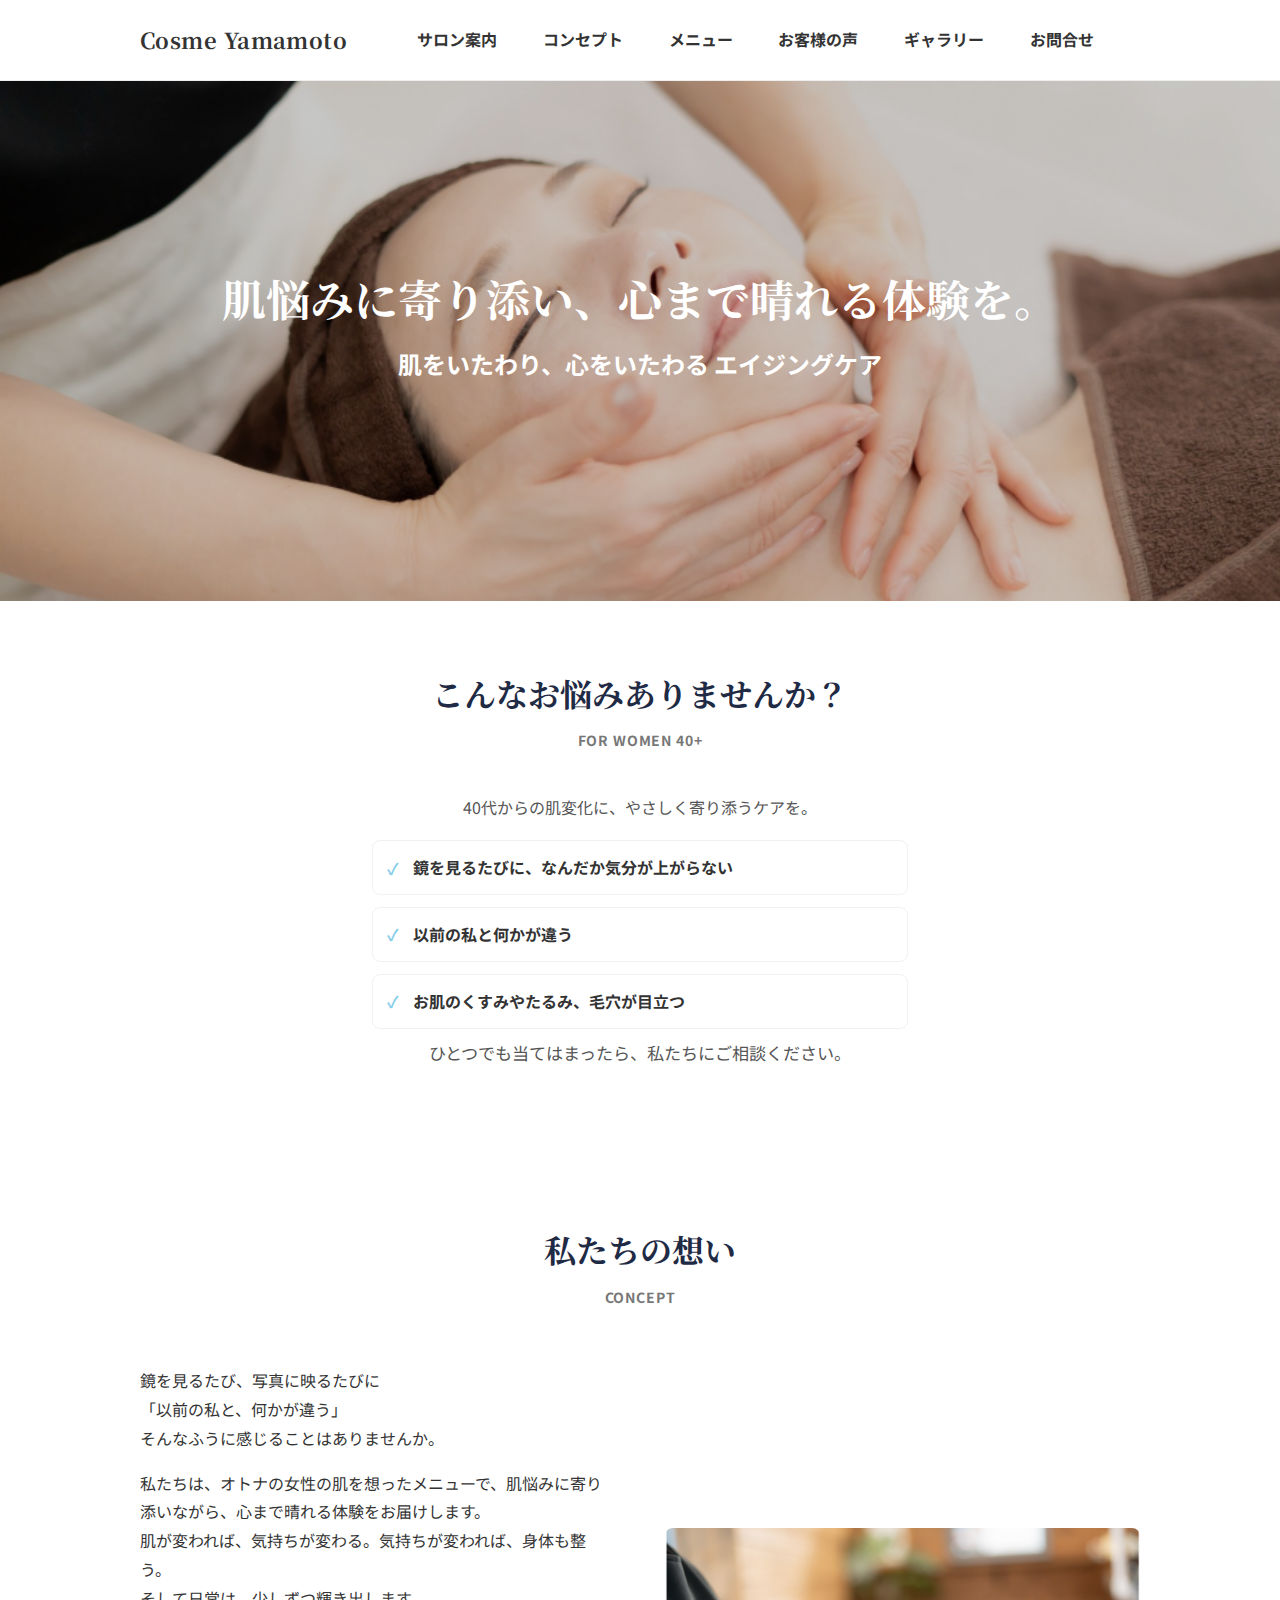
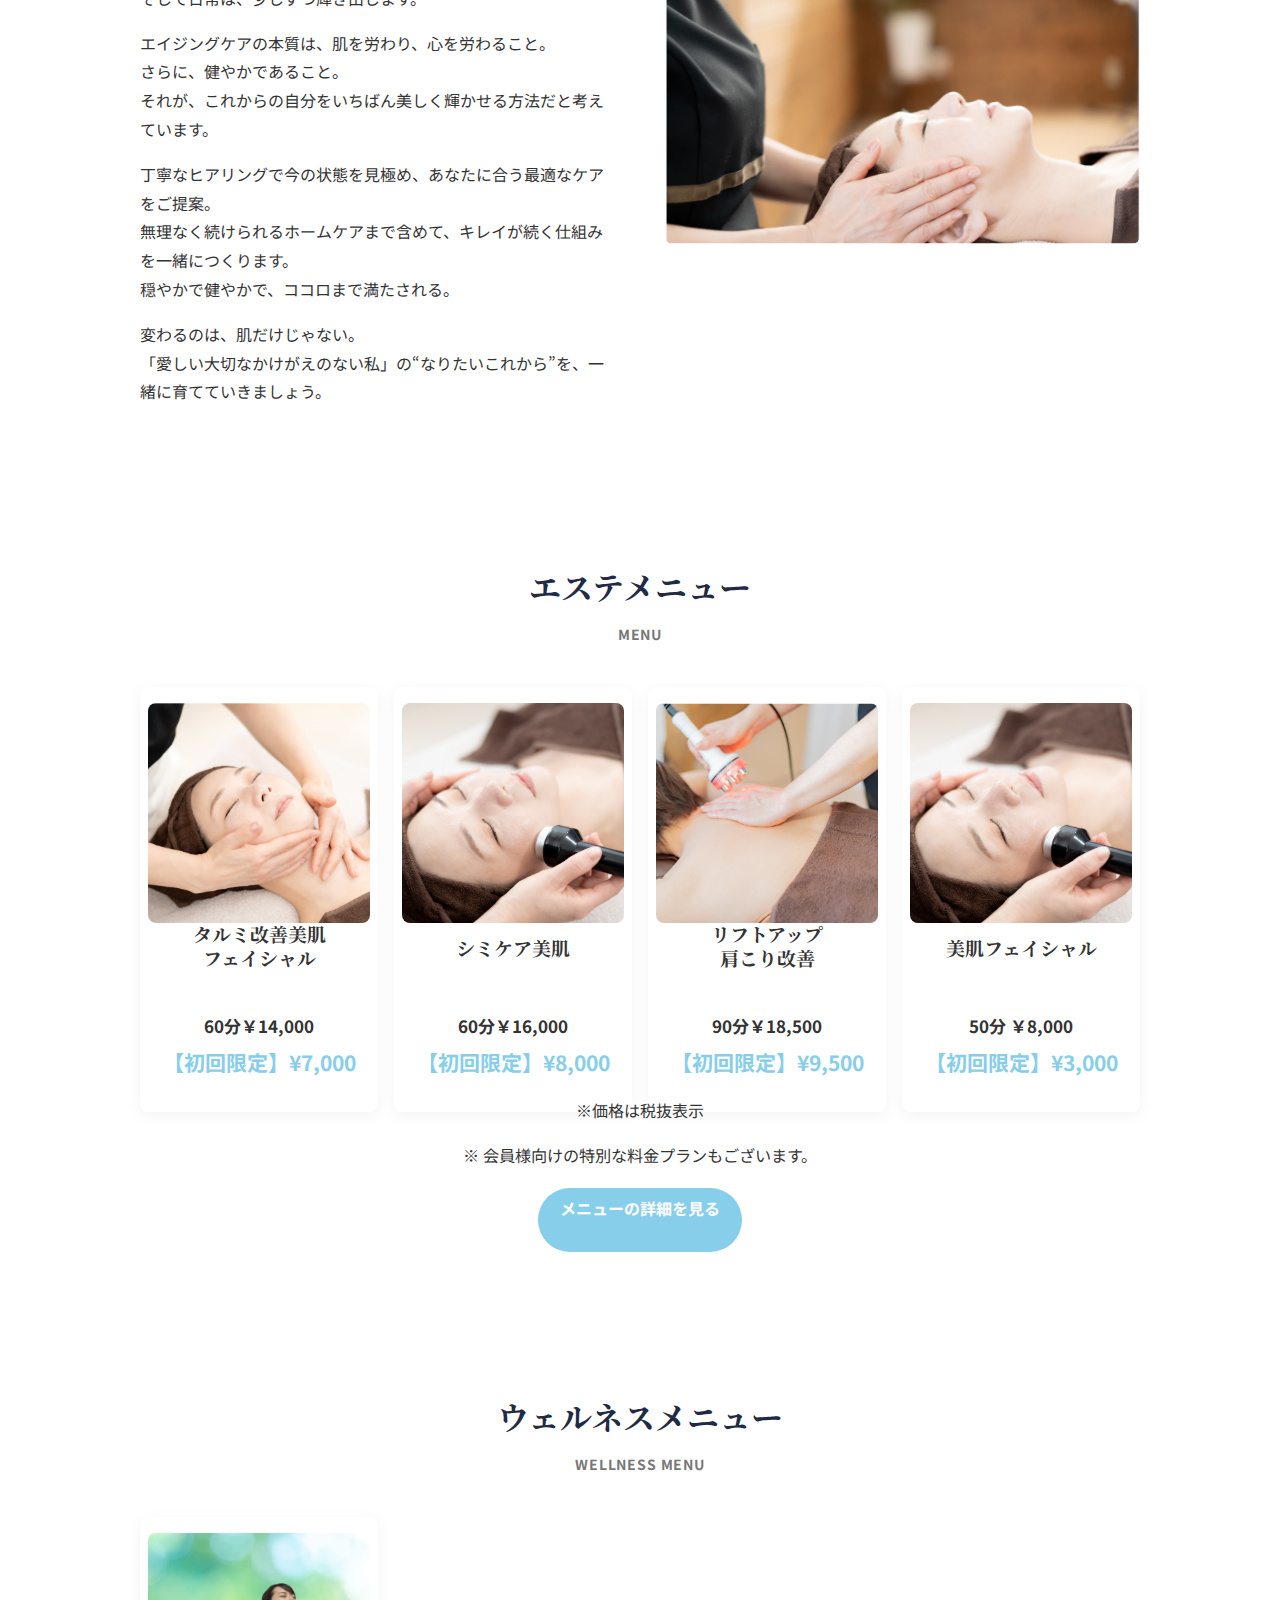
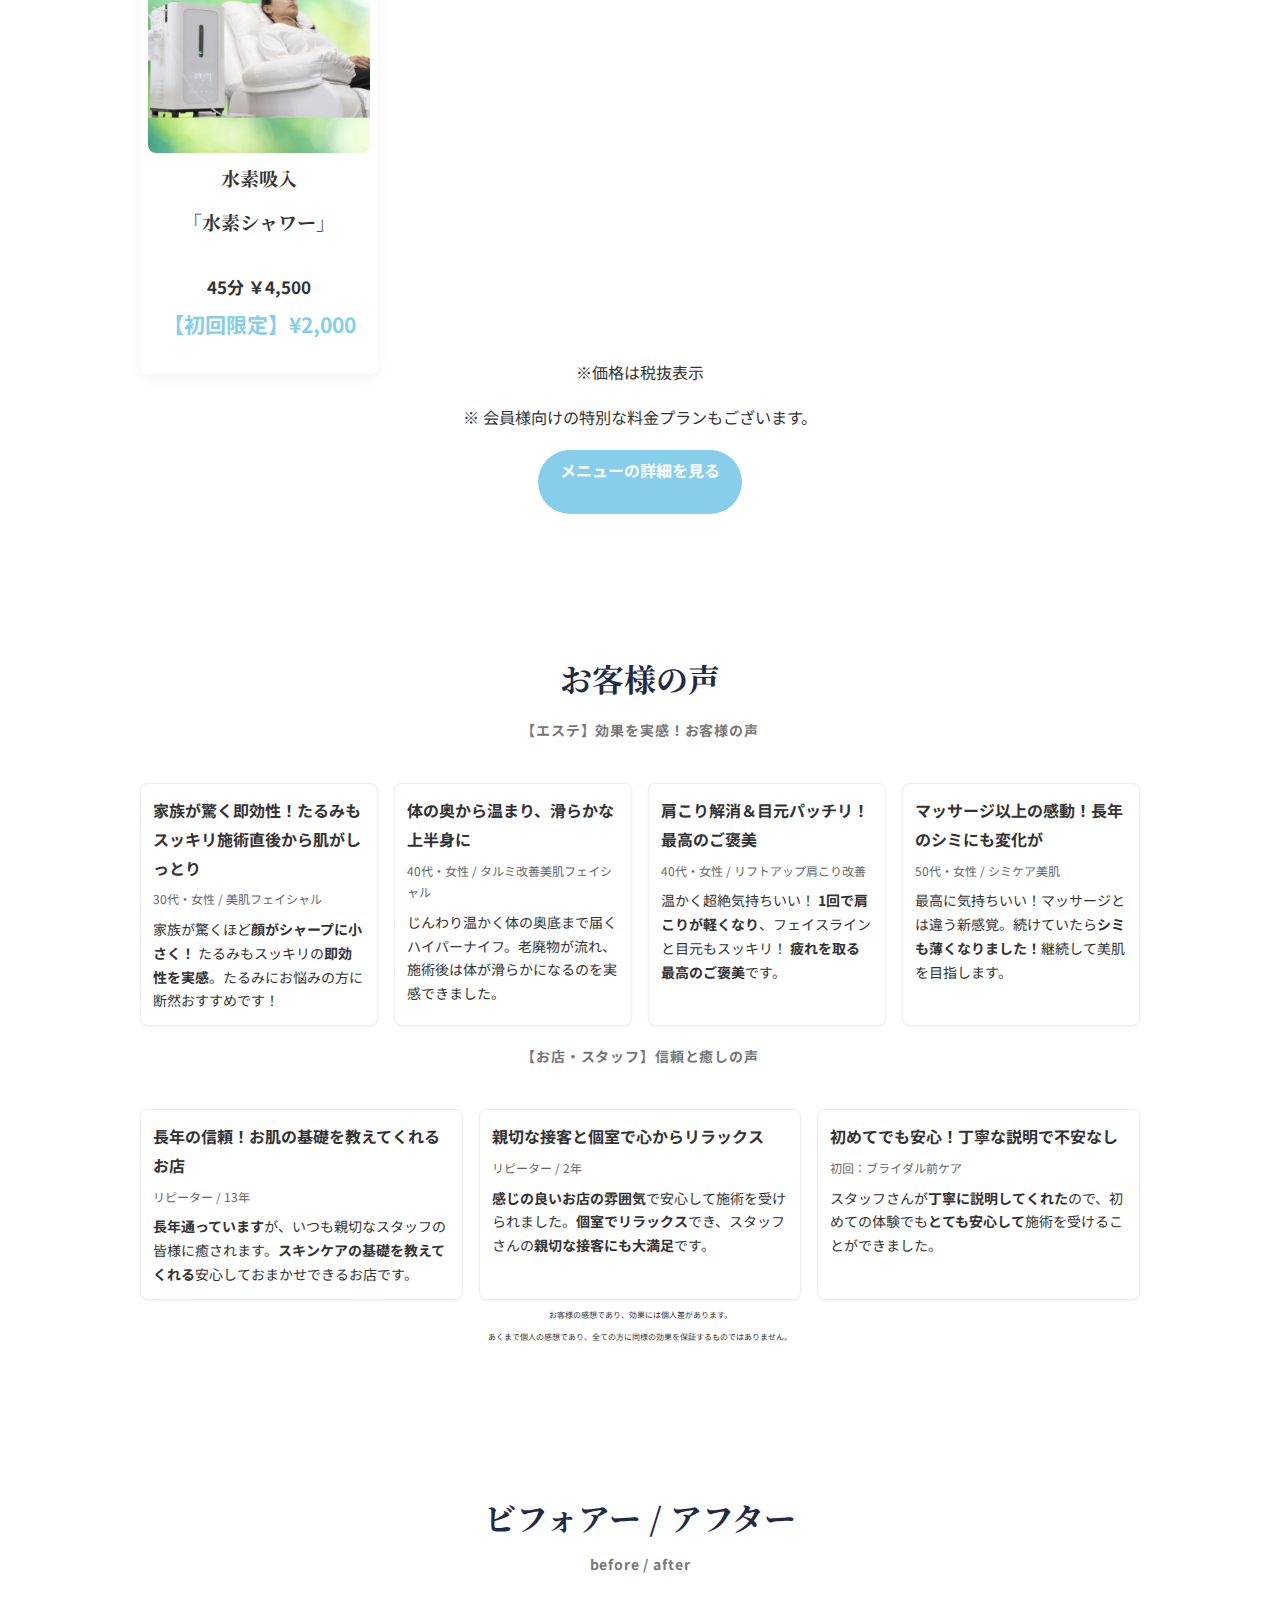
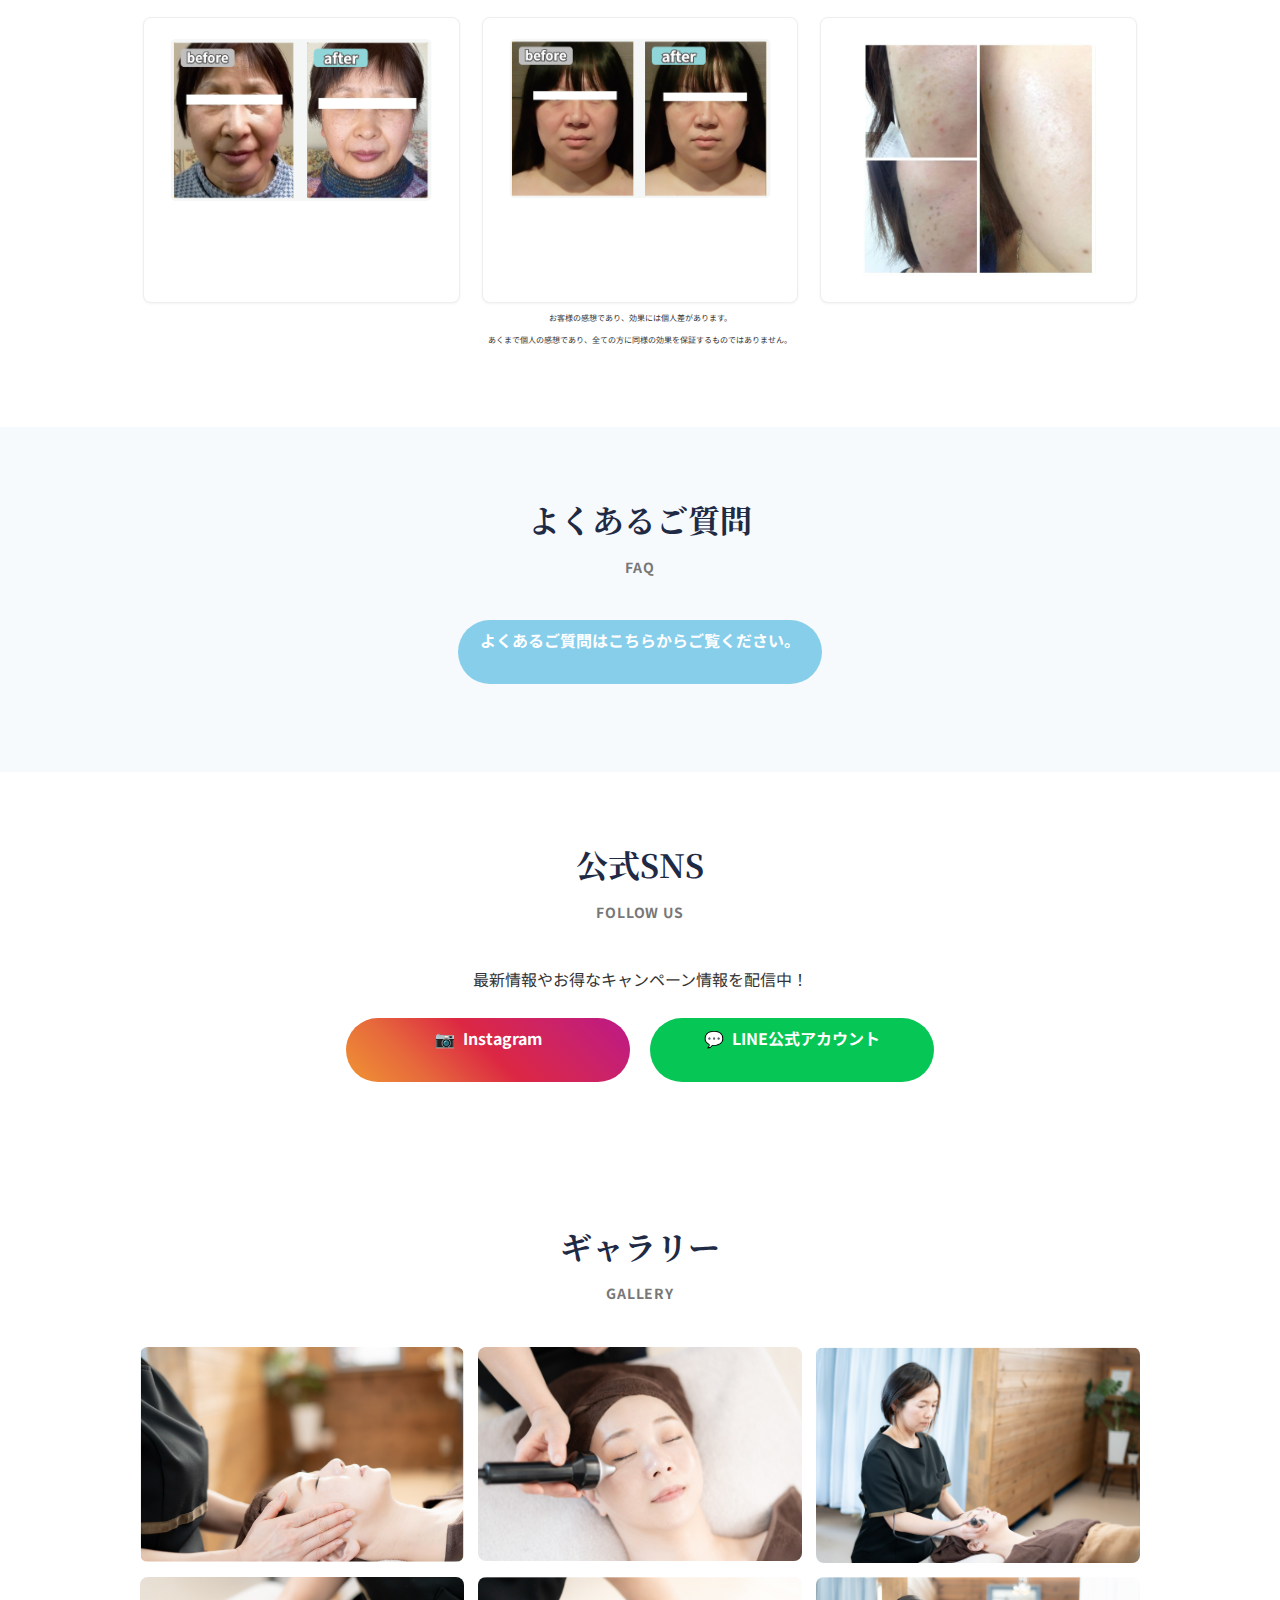
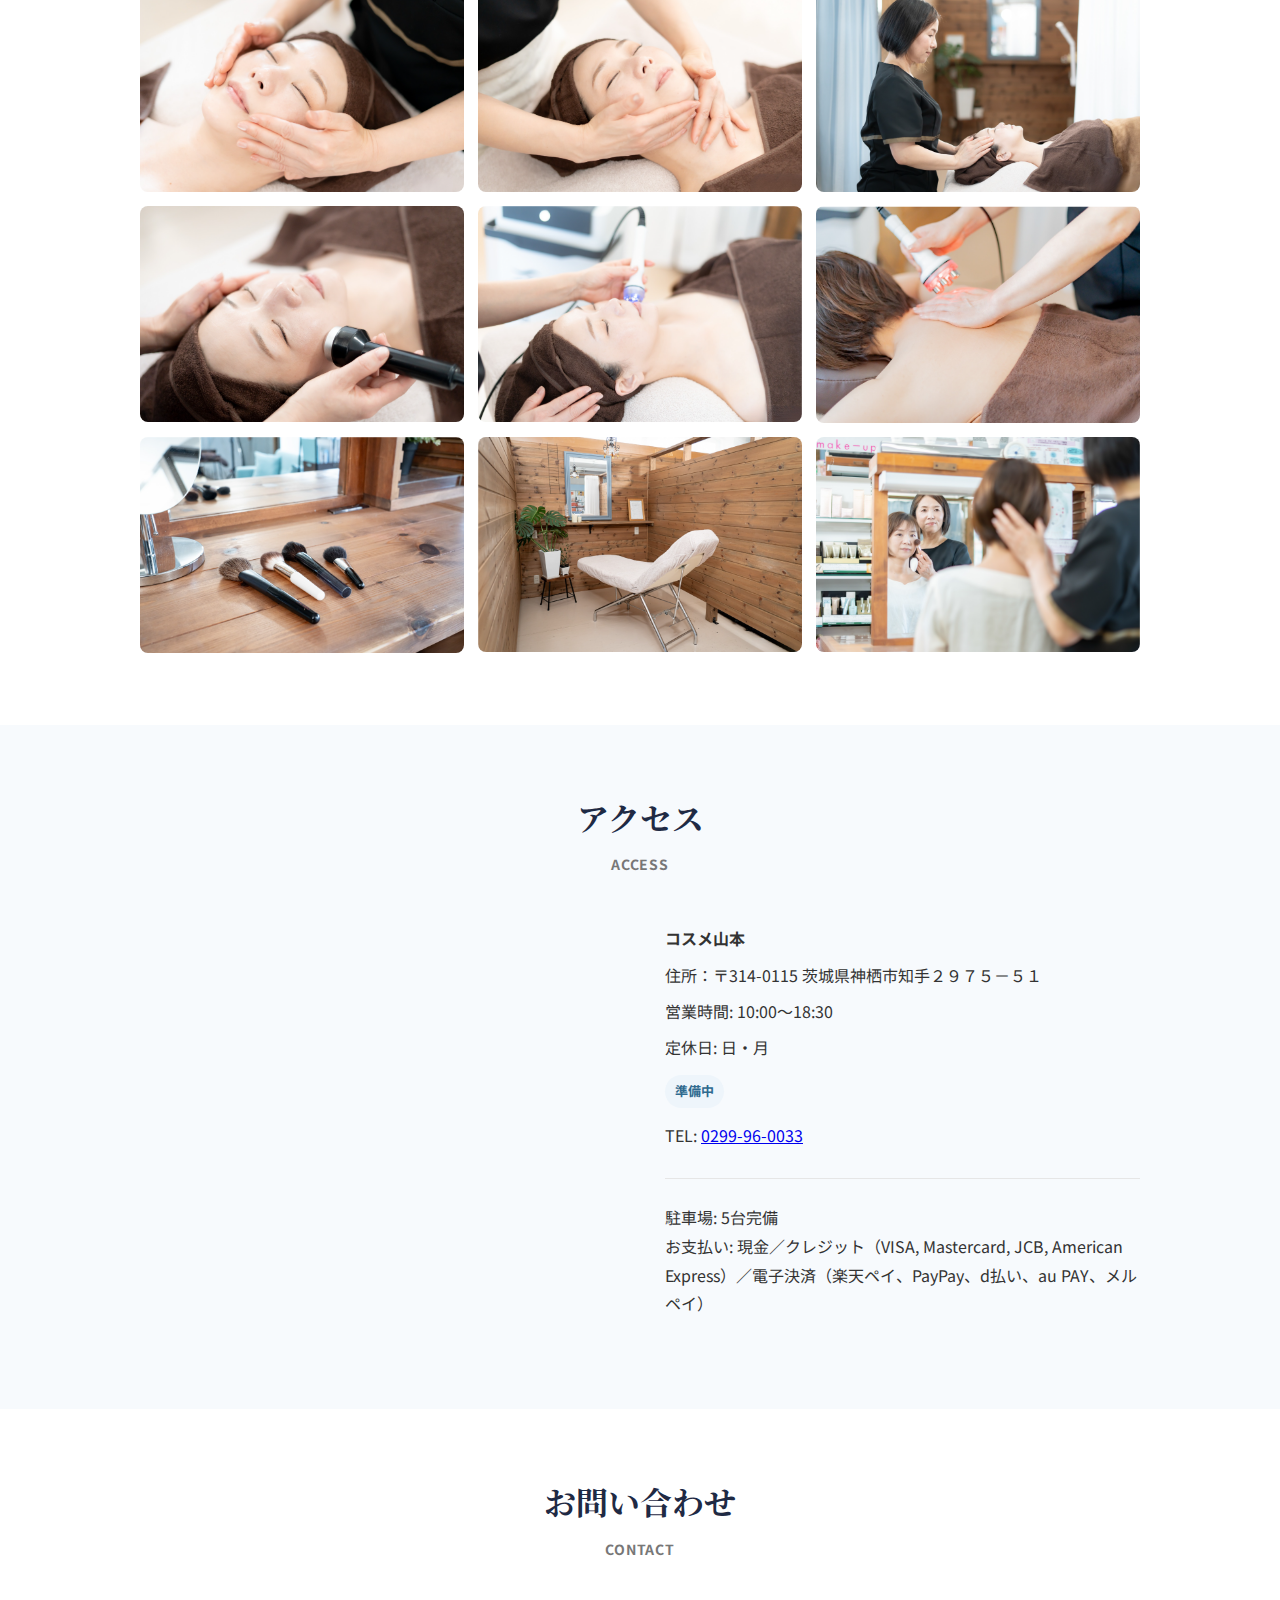
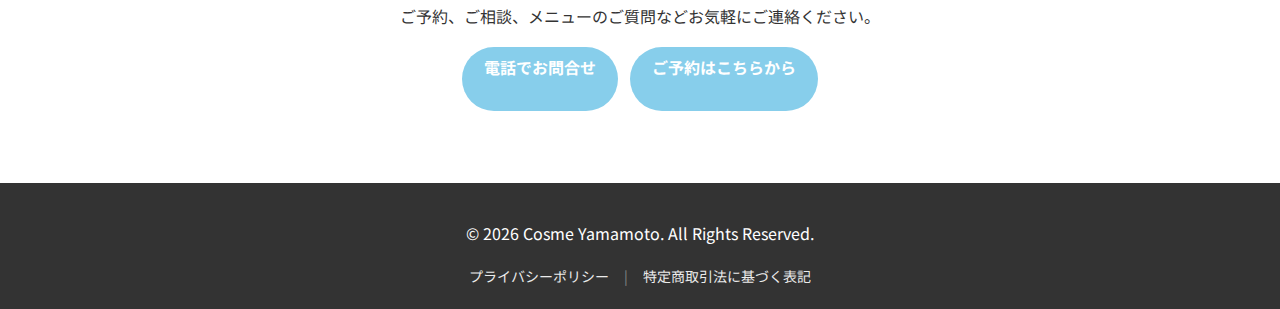
<file: index.html>
<style>
  /* Before/After cards */
  #before-after .before-after-grid {
    display: grid;
    grid-template-columns: repeat(3, minmax(0, 1fr));
    gap: 16px;
  }

  #before-after .ba-card {
    background: #fff;
    border: 1px solid #eee;
    border-radius: 8px;
    padding: 12px;
    box-shadow: 0 1px 3px rgba(0, 0, 0, .05);
  }

  #before-after .ba-images {
    display: grid;
    grid-template-columns: 1fr 1fr;
    gap: 8px;
    align-items: stretch;
  }

  #before-after .ba-images img {
    width: 100%;
    height: auto;
    display: block;
    border-radius: 6px;
  }

  #before-after .ba-cap {
    display: block;
    font-size: 12px;
    color: #666;
    text-align: center;
    margin-top: 4px;
    letter-spacing: .06em;
  }

  @media (max-width: 900px) {
    #before-after .before-after-grid {
      grid-template-columns: 1fr;
    }
  }
</style>
<!DOCTYPE html>
<html lang="ja">

<head>
  <meta charset="UTF-8">
  <meta name="viewport" content="width=device-width, initial-scale=1, viewport-fit=cover">
  <!-- Google Tag Manager -->
  <script>(function (w, d, s, l, i) {
      w[l] = w[l] || []; w[l].push({
        'gtm.start':
          new Date().getTime(), event: 'gtm.js'
      }); var f = d.getElementsByTagName(s)[0],
        j = d.createElement(s), dl = l != 'dataLayer' ? '&l=' + l : ''; j.async = true; j.src =
        'https://www.googletagmanager.com/gtm.js?id=' + i + dl; f.parentNode.insertBefore(j, f);
    })(window, document, 'script', 'dataLayer', 'GTM-PN3SVD2N');</script>
  <!-- End Google Tag Manager -->
  <title>コスメ山本神栖エステサロン</title>
  <link rel="icon" href="images/cherie-favicon.png" type="image/png">
  <meta name="description" content="【神栖市】大人女性のためのエステサロン。たるみ改善、美肌フェイシャル、毛穴・くすみケア、水素吸入まで対応。肌と心を整える丁寧な施術をご提案。">
  <link rel="canonical" href="https://www.cherie2025.com/index.html">
  <meta property="og:title" content="コスメ山本神栖エステサロン">
  <meta property="og:description" content="【神栖市】大人女性のためのエステサロン。たるみ改善、美肌フェイシャル、毛穴・くすみケア、水素吸入まで対応。">
  <meta property="og:type" content="website">
  <meta property="og:url" content="https://www.cherie2025.com/index.html">
  <meta property="og:image" content="https://www.cherie2025.com/images/cosyama.cherie.esthe.6.png">
  <link rel="stylesheet" href="style.css?v=20260216">
  <link
    href="https://fonts.googleapis.com/css2?family=Noto+Serif+JP:wght@400;700&family=Noto+Sans+JP:wght@400;700&display=swap"
    rel="stylesheet">
  <meta name="format-detection" content="telephone=no">
  <style>
    /* Inline override to guarantee SP/PC behavior */
    /* PC default: show 1-line paragraph, hide SP variant */
    #hero .hero-content .hero-title--sp {
      display: none;
    }

    #hero .hero-content .hero-sub {
      white-space: nowrap;
    }

    #hero .hero-content .hero-sub-sp {
      display: none;
    }

    /* SP: show split title + split paragraph, hide PC ones */
    @media (max-width: 768px) {
      #hero .hero-content .hero-title--sp {
        display: block !important;
      }

      #hero .hero-content h1:not(.hero-title--sp) {
        display: none !important;
      }

      #hero .hero-content .hero-sub {
        display: none !important;
      }

      #hero .hero-content .hero-sub-sp {
        display: block !important;
      }
    }
  </style>
  <style>
    .consult-note {
      margin-top: .5rem;
      font-size: .95rem;
      color: #555;
      line-height: 1.8;
      text-align: center;
    }
  </style>
  <style>
    /* Fluid Typography (in-page) */
    html {
      font-size: clamp(15px, 1.6vw, 18px);
    }

    h1 {
      font-size: clamp(28px, 6vw, 40px);
      line-height: 1.2;
    }

    h2,
    .section-title {
      font-size: clamp(22px, 4.6vw, 32px);
      line-height: 1.3;
    }

    h3 {
      font-size: clamp(18px, 3.4vw, 24px);
      line-height: 1.4;
    }

    small,
    .small,
    .section-subtitle {
      font-size: clamp(12px, 2.6vw, 14px);
      letter-spacing: .06em;
    }

    p,
    li {
      font-size: clamp(14px, 2.6vw, 16px);
    }

    .btn,
    button {
      font-size: clamp(14px, 2.8vw, 16px);
      line-height: 1.25;
    }
  </style>
  <style>
    /* Empathy SP box sizing */
    @media (max-width: 768px) {
      #empathy .container {
        width: 100%;
        max-width: none;
        padding-left: 16px;
        padding-right: 16px;
      }

      #empathy .empathy-list {
        width: 100%;
        max-width: none;
        box-sizing: border-box;
        justify-items: stretch;
      }

      #empathy .empathy-list li {
        width: 100%;
        max-width: 100%;
        box-sizing: border-box;
      }
    }
  </style>
  <style>
    /* Voice disclaimers (tiny caution note) */
    .voice-disclaimer {
      font-size: 8px !important;
      line-height: 1.6;
      color: #666;
      text-align: center;
      margin-top: 8px;
    }
  </style>
  <style>
    /* メニューカードの文字サイズ調整（ユーザー要望により拡大） */
    #home-menu .home-menu-card {
      padding: 16px 8px;
      /* パディングを詰めて文字領域確保 */
      display: flex;
      flex-direction: column;
      height: 100%;
      /* カードの高さを揃える(Gridと併用で有効) */
    }

    #home-menu .home-menu-card h3 {
      font-size: 19px;
      line-height: 1.35;
      margin-bottom: 6px;
    }

    #home-menu .home-menu-card .price {
      font-size: 17px !important;
      margin-bottom: 4px;
      margin-top: auto;
      /* 価格を可能な限り下に押し下げる */
    }

    /* 初回限定価格 */
    #home-menu .home-menu-card p:last-of-type {
      font-size: 21px !important;
      line-height: 1.2;
    }

    /* SP (900px以下) */
    @media (max-width: 900px) {
      #home-menu .home-menu-card h3 {
        font-size: 24px;
      }

      #home-menu .home-menu-card .price {
        font-size: 20px !important;
      }

      #home-menu .home-menu-card p:last-of-type {
        font-size: 28px !important;
      }
    }
  </style>
  <style>
    /* ホームのエステメニュー: PCで4列、SPで1列 */
    #home-menu .home-menu-cards {
      display: grid;
      grid-template-columns: repeat(4, minmax(0, 1fr));
      gap: 16px;
    }

    @media (max-width: 900px) {
      #home-menu .home-menu-cards {
        grid-template-columns: 1fr;
      }
    }
  </style>
  <style>
    /* リフトアップ肩こりほぐし（2行見出し）の行間最適化 */
    #home-menu .home-menu-card.liftup-course h3 {
      line-height: 1.15;
      margin: 0;
    }

    #home-menu .home-menu-card.liftup-course h3+h3 {
      margin-top: 2px;
      margin-bottom: 10px;
      /* 価格との間だけ少し余白 */
    }
  </style>
  <style>
    /* Before/After: figureのオーバーフロー制御 */
    #before-after .ba-images figure {
      overflow: visible;
    }
  </style>
  <style>
    /* Before/After 拡大用の縦サイズ確保 */
    #before-after .ba-zoom {
      min-height: 280px;
    }

    @media (max-width: 900px) {
      #before-after .ba-zoom {
        min-height: 200px;
      }
    }
  </style>
  <style>
    /* Before/After: 1・2枚目 画像サイズ指定 */
    #before-after .ba-zoom img {
      height: 150px;
      width: auto;
      aspect-ratio: 4 / 1;
      transform: none !important;
    }
  </style>
  <style>
    /* Voice: 画像の拡大比率に合わせて横幅を拡張（縦150px）*/
    #voice .voice-image-before,
    #voice .voice-image-after {
      overflow: visible;
    }

    #voice .voice-image-before img,
    #voice .voice-image-after img {
      height: 150px;
      width: auto !important;
      max-width: none !important;
      aspect-ratio: 4 / 1;
      transform: none !important;
      display: block;
    }
  </style>
  <style>
    /* Voice: 1・2枚目の写真を横600pxに固定（高さは自動） */
    #voice .voice-items .voice-item:nth-child(-n+2) .voice-image-before img,
    #voice .voice-items .voice-item:nth-child(-n+2) .voice-image-after img {
      width: 600px !important;
      height: auto !important;
      max-width: none !important;
      aspect-ratio: auto !important;
      transform: none !important;
      display: block;
    }
  </style>
  <style>
    /* Before/After: 1・2枚目の写真を横600pxに固定（高さは自動） */
    #before-after .before-after-grid .ba-card:nth-child(-n+2) .ba-images img {
      width: 600px !important;
      height: auto !important;
      max-width: none !important;
      aspect-ratio: auto !important;
      transform: none !important;
      display: block;
    }
  </style>
  <style>
    /* Before/After: 単枚画像を中央配置＆カード幅にフィット */
    #before-after .ba-images .ba-single {
      grid-column: 1 / -1;
      display: flex;
      justify-content: center;
      align-items: center;
    }

    #before-after .ba-images .ba-single img {
      width: 90% !important;
      height: auto !important;
      max-width: 90% !important;
    }
  </style>
  <style>
    /* Before/After: 各カードを90%幅・中央寄せ */
    #before-after .ba-card {
      width: 90%;
      margin: 0 auto;
    }
  </style>
  <style>
    /* Before/After: 1枚目カードの写真を90% */
    #before-after .before-after-grid .ba-card:nth-child(1) .ba-single img {
      width: 90% !important;
      max-width: 90% !important;
      height: auto !important;
    }
  </style>
  <style>
    /* Before/After: 1枚目カードの写真を縦120px・横は自動 */
    #before-after .before-after-grid .ba-card:nth-child(1) .ba-single img {
      height: 120px !important;
      width: auto !important;
      max-width: 100% !important;
    }
  </style>
  <style>
    /* Before/After: 1枚目カードの写真を縦200px・横は自動 */
    #before-after .before-after-grid .ba-card:nth-child(1) .ba-single img {
      height: 200px !important;
      width: auto !important;
      max-width: 100% !important;
      aspect-ratio: auto !important;
    }
  </style>

  <style>
    /* Voice cards: 上段4・下段3、SPは1カラム */
    #voice .voice-group {
      margin-top: 18px;
    }

    #voice .voice-cards {
      display: grid;
      gap: 16px;
    }

    #voice .voice-cards.voice-cards-4 {
      grid-template-columns: repeat(4, 1fr);
    }

    #voice .voice-cards.voice-cards-3 {
      grid-template-columns: repeat(3, 1fr);
    }

    #voice .voice-card {
      background: #fff;
      border: 1px solid #eee;
      border-radius: 8px;
      padding: 12px;
      box-shadow: 0 1px 3px rgba(0, 0, 0, .05);
    }

    #voice .voice-card .voice-title {
      font-weight: 700;
      margin: 0 0 6px;
      font-size: 16px;
    }

    #voice .voice-card .voice-meta {
      color: #666;
      font-size: 12px;
      margin: 0 0 8px;
    }

    #voice .voice-card .voice-text {
      font-size: 14px;
      line-height: 1.7;
      margin: 0;
    }

    @media (max-width: 900px) {

      #voice .voice-cards,
      #voice .voice-cards.voice-cards-4,
      #voice .voice-cards.voice-cards-3 {
        grid-template-columns: 1fr;
      }
    }
  </style>
  <style>
    /* Before/After: 1枚目画像は元の縦横比を保持 */
    #before-after .before-after-grid .ba-card:nth-child(1) .ba-single img {
      height: auto !important;
      aspect-ratio: auto !important;
      object-fit: contain;
    }
  </style>
  <style>
    /* Before/After: 1枚目画像をカード内に収める（拡大しすぎず比率維持） */
    #before-after .before-after-grid .ba-card:nth-child(1) .ba-single img {
      max-width: 100% !important;
      /* カード幅を超えない */
      width: auto !important;
      /* 元サイズ以上に拡大しない */
      height: auto !important;
      /* 縦横比維持 */
      object-fit: contain;
      /* 枠内に収める */
      display: block;
      margin: 0;
      /* 余白はカードpadding（12px）に委譲 */
    }
  </style>
  <style>
    /* Before/After: 1枚目の画像を拡大（比率維持・カード内に収める） */
    #before-after .before-after-grid .ba-card:nth-child(1) .ba-single img {
      width: 100% !important;
      max-width: 100% !important;
      height: auto !important;
      object-fit: contain;
      display: block;
    }
  </style>
  <style>
    /* Before/After: 1枚目の画像を110%拡大（比率維持・中央、はみ出し非表示） */
    #before-after .before-after-grid .ba-card:nth-child(1) .ba-single {
      overflow: hidden;
      border-radius: 6px;
    }

    #before-after .before-after-grid .ba-card:nth-child(1) .ba-single img {
      width: 100% !important;
      height: auto !important;
      transform: scale(1.1);
      transform-origin: center center;
      display: block;
    }
  </style>
  <style>
    /* Before/After: 1枚目画像を110%拡大（既存の transform:none !important を上書き） */
    #before-after .before-after-grid .ba-card:nth-child(1) .ba-images .ba-single {
      overflow: hidden;
    }

    #before-after .before-after-grid .ba-card:nth-child(1) .ba-images .ba-single img {
      width: 100% !important;
      height: auto !important;
      transform: scale(1.1) !important;
      transform-origin: center center !important;
      display: block;
    }
  </style>
  <style>
    /* Before/After: 1枚目画像を更に110%拡大（合計約121%） */
    #before-after .before-after-grid .ba-card:nth-child(1) .ba-images .ba-single img {
      transform: scale(1.21) !important;
      transform-origin: center center !important;
    }
  </style>
  <style>
    /* Before/After: 1枚目カード全体を拡大（枠＝カードpaddingも含む） */
    #before-after .before-after-grid .ba-card:nth-child(1) {
      transform: scale(1.21) !important;
      transform-origin: center center !important;
      z-index: 3;
    }

    /* 画像側のスケールは打ち消して二重拡大を避ける */
    #before-after .before-after-grid .ba-card:nth-child(1) .ba-images .ba-single img {
      transform: none !important;
    }
  </style>
  <style>
    /* Before/After: カードサイズは維持、画像貼り付けスペースのみ拡大（約121%） */
    #before-after .before-after-grid .ba-card:nth-child(1) {
      transform: none !important;
    }

    #before-after .before-after-grid .ba-card:nth-child(1) .ba-images .ba-single {
      overflow: hidden;
    }

    #before-after .before-after-grid .ba-card:nth-child(1) .ba-images .ba-single img {
      width: 100% !important;
      height: auto !important;
      transform: scale(1.21) !important;
      transform-origin: center center !important;
      display: block;
    }
  </style>
  <style>
    /* Before/After: 1枚目はカードサイズ維持のまま、写真配置枠だけ同比率拡大（見切れ無し） */
    #before-after .before-after-grid .ba-card:nth-child(1) {
      transform: none !important;
    }

    #before-after .before-after-grid .ba-card:nth-child(1) .ba-images .ba-single {
      transform: scale(1.21) !important;
      /* 高さ・横幅とも同比率拡大 */
      transform-origin: center center !important;
      overflow: visible !important;
      /* 見切れを防ぎ、枠外へにじませる */
    }

    #before-after .before-after-grid .ba-card:nth-child(1) .ba-images .ba-single img {
      width: 100% !important;
      /* 枠に対して最大表示 */
      height: auto !important;
      /* 縦横比維持 */
      transform: none !important;
      /* 画像側の拡大は無効化（枠のみ拡大） */
      object-fit: contain !important;
      /* 比率維持で収める */
    }
  </style>
  <style>
    /* Before/After: 1枚目の写真配置枠を約131%に拡大（カードサイズは維持） */
    #before-after .before-after-grid .ba-card:nth-child(1) .ba-images .ba-single {
      transform: scale(1.31) !important;
      transform-origin: center center !important;
    }
  </style>
  <style>
    /* Before/After: 1～3枚目 同一仕様（配置枠スケール・画像仕様） */
    #before-after .before-after-grid .ba-card:nth-child(-n+3) .ba-images figure {
      margin: 0;
    }

    #before-after .before-after-grid .ba-card:nth-child(-n+3) .ba-images .ba-single {
      transform: scale(1.31) !important;
      transform-origin: center center !important;
      overflow: visible !important;
    }

    #before-after .before-after-grid .ba-card:nth-child(-n+3) .ba-images .ba-single img {
      width: 100% !important;
      height: auto !important;
      object-fit: contain !important;
      transform: none !important;
      display: block;
    }
  </style>
  <style>
    /* Before/After: 1〜3枚目の写真配置枠（figure）サイズを90%に */
    #before-after .before-after-grid .ba-card:nth-child(-n+3) .ba-images .ba-single {
      transform: scale(0.9) !important;
      transform-origin: center center !important;
    }

    /* カードサイズは維持。画像は比率維持で枠に追随 */
    #before-after .before-after-grid .ba-card:nth-child(-n+3) .ba-images .ba-single img {
      width: 100% !important;
      height: auto !important;
      object-fit: contain !important;
      transform: none !important;
      display: block;
    }
  </style>
</head>

</head>

<body>
  <!-- Google Tag Manager (noscript) -->
  <noscript><iframe src="https://www.googletagmanager.com/ns.html?id=GTM-PN3SVD2N" height="0" width="0"
      style="display:none;visibility:hidden"></iframe></noscript>
  <!-- End Google Tag Manager (noscript) -->
  <!-- ヘッダーを直接記述（表示確実化のため） -->
  <div id="site-header">
    <header class="header">
      <div class="container">
        <div class="header-logo">
          <a href="index.html">
            <span class="logo-main">Cosme Yamamoto</span>
            <span class="logo-sub">Cherie</span>
          </a>
        </div>
        <button class="hamburger-menu" aria-label="メニューを開く">
          <span></span>
          <span></span>
          <span></span>
        </button>
        <nav class="header-nav" id="global-nav">
          <ul>
            <li><a href="about.html">サロン案内</a></li>
            <li><a href="index.html#concept">コンセプト</a></li>
            <li><a href="menu.html">メニュー</a></li>
            <li><a href="index.html#voice">お客様の声</a></li>
            <li><a href="faq.html">FAQ</a></li>
            <li><a href="contact.html">お問合せ</a></li>
          </ul>
        </nav>
      </div>
    </header>
  </div>

  <!-- ハンバーガーメニュー動作（念のためインライン記述） -->
  <script>
    document.addEventListener('DOMContentLoaded', function () {
      var btn = document.querySelector('.hamburger-menu');
      var nav = document.getElementById('global-nav');
      if (btn && nav) {
        btn.addEventListener('click', function () {
          btn.classList.toggle('active');
          nav.classList.toggle('active');
        });
        nav.addEventListener('click', function (e) {
          if (e.target.tagName === 'A') {
            btn.classList.remove('active');
            nav.classList.remove('active');
          }
        });
      }
    });
  </script>

  <main>

    <section id="hero">
      <div class="hero-content">
        <h1 class="hero-title--sp">肌悩みに寄り添い、<br>心まで晴れる体験を。</h1>
        <h1>肌悩みに寄り添い、心まで晴れる体験を。</h1>
        <p class="hero-sub" style="font-size: clamp(18px, 2vw, 24px); font-weight: 700; margin-top: 1rem;">肌をいたわり、心をいたわる
          エイジングケア</p>
        <p class="hero-sub-sp" style="font-size: clamp(16px, 4vw, 20px); font-weight: 700; margin-top: 0.5rem;">
          肌をいたわり、心をいたわる<br>エイジングケア</p>
      </div>
    </section>

    <section id="empathy" class="section empathy" aria-labelledby="empathy-title">
      <div class="container">
        <h2 id="empathy-title" class="section-title">こんなお悩みありませんか？</h2>
        <p class="section-subtitle">FOR WOMEN 40+</p>
        <p class="empathy-lead">40代からの肌変化に、やさしく寄り添うケアを。ひとつでも当てはまったら、私たちにご相談ください。</p>
        <ul class="empathy-list">
          <li>鏡を見るたびに、なんだか気分が上がらない</li>
          <li>以前の私と何かが違う</li>
          <li>お肌のくすみやたるみ、毛穴が目立つ</li>
        </ul>
      </div>
    </section>

    <section id="concept" class="section">
      <div class="container">
        <h2 class="section-title">私たちの想い</h2>
        <p class="section-subtitle">CONCEPT</p>
        <div class="concept-content">
          <div class="concept-text">
            <p>鏡を見るたび、写真に映るたびに<br>
              「以前の私と、何かが違う」<br>
              そんなふうに感じることはありませんか。</p>
            <p>私たちは、オトナの女性の肌を想ったメニューで、肌悩みに寄り添いながら、心まで晴れる体験をお届けします。<br>
              肌が変われば、気持ちが変わる。気持ちが変われば、身体も整う。<br>
              そして日常は、少しずつ輝き出します。</p>
            <p>エイジングケアの本質は、肌を労わり、心を労わること。<br>
              さらに、健やかであること。<br>
              それが、これからの自分をいちばん美しく輝かせる方法だと考えています。</p>
            <p>丁寧なヒアリングで今の状態を見極め、あなたに合う最適なケアをご提案。<br>
              無理なく続けられるホームケアまで含めて、キレイが続く仕組みを一緒につくります。<br>
              穏やかで健やかで、ココロまで満たされる。</p>
            <p>変わるのは、肌だけじゃない。<br>
              「愛しい大切なかけがえのない私」の“なりたいこれから”を、一緒に育てていきましょう。</p>
          </div>
          <div class="concept-image">
            <img src="images/cosyama.cherie.esthe.2.png" alt="コンセプトイメージ">
          </div>
        </div>
      </div>
    </section>

    <section id="home-menu" class="section">
      <div class="container">
        <h2 class="section-title">エステメニュー</h2>
        <p class="section-subtitle">MENU</p>
        <div class="home-menu-cards">
          <div class="home-menu-card liftup-course">
            <a href="menu.html" class="menu-thumb-link"><img src="images/cosyama.cherie.esthe.11.png"
                alt="タルミ改善美肌フェイシャル"></a>
            <h3>タルミ改善美肌</h3>
            <h3>フェイシャル</h3>
            <p class="price" style="color: #333;">60分￥14,000</p>
            <p style="color: #87CEEB; font-weight: bold; margin-top: 5px;">【初回限定】¥7,000</p>
          </div>
          <div class="home-menu-card">
            <a href="menu.html" class="menu-thumb-link"><img src="images/cosyama.cherie.esthe.23.png" alt="シミケア美肌"></a>
            <h3>シミケア美肌</h3>
            <p class="price" style="color: #333;">60分￥16,000</p>
            <p style="color: #87CEEB; font-weight: bold; margin-top: 5px;">【初回限定】¥8,000</p>
          </div>
          <div class="home-menu-card liftup-course">
            <a href="menu.html" class="menu-thumb-link"><img src="images/cosyama.cherie.esthe.13.png"
                alt="リフトアップ肩こりほぐしコース"></a>
            <h3>リフトアップ</h3>
            <h3>肩こり改善</h3>
            <p class="price" style="color: #333;">90分￥18,500</p>
            <p style="color: #87CEEB; font-weight: bold; margin-top: 5px;">【初回限定】¥9,500</p>
          </div>
          <div class="home-menu-card">
            <a href="menu.html" class="menu-thumb-link"><img src="images/cosyama.cherie.esthe.10.png" alt="美肌コース"></a>
            <h3>美肌フェイシャル</h3>
            <p class="price" style="color: #333;">50分 ￥8,000</p>
            <p style="color: #87CEEB; font-weight: bold; margin-top: 5px;">【初回限定】¥3,000</p>
          </div>
        </div>
        <p style="text-align: center;">※価格は税抜表示</p>
        <p style="text-align: center; font-size: 0.9em; margin-top: 4px;">※ 会員様向けの特別な料金プランもございます。</p>
        <div class="home-menu-actions" style="text-align:center; margin-top: 18px;">
          <a href="menu.html" class="btn">メニューの詳細を見る</a>
        </div>
      </div>
    </section>

    <style>
      /* ウェルネスメニュー用スタイル（エステメニューの複製） */
      #wellness-menu .home-menu-cards {
        display: grid;
        grid-template-columns: repeat(4, minmax(0, 1fr));
        gap: 16px;
      }

      @media (max-width: 900px) {
        #wellness-menu .home-menu-cards {
          grid-template-columns: 1fr;
        }
      }

      #wellness-menu .home-menu-card {
        padding: 16px 8px;
        display: flex;
        flex-direction: column;
        height: 100%;
      }

      #wellness-menu .home-menu-card h3 {
        font-size: 19px;
        line-height: 1.35;
        margin-bottom: 6px;
      }

      #wellness-menu .home-menu-card .price {
        font-size: 17px !important;
        margin-bottom: 4px;
        margin-top: auto;
      }

      #wellness-menu .home-menu-card p:last-of-type {
        font-size: 21px !important;
        line-height: 1.2;
      }

      @media (max-width: 900px) {
        #wellness-menu .home-menu-card h3 {
          font-size: 24px;
        }

        #wellness-menu .home-menu-card .price {
          font-size: 20px !important;
        }

        #wellness-menu .home-menu-card p:last-of-type {
          font-size: 28px !important;
        }
      }
    </style>
    <section id="wellness-menu" class="section">
      <div class="container">
        <h2 class="section-title">ウェルネスメニュー</h2>
        <p class="section-subtitle">WELLNESS MENU</p>
        <div class="home-menu-cards">
          <div class="home-menu-card">
            <a href="menu.html" class="menu-thumb-link"><img src="images/hydro1.png" alt="水素吸入「水素シャワー」"></a>
            <h3>水素吸入</h3>
            <h3>「水素シャワー」</h3>
            <p class="price" style="color: #333;">45分 ￥4,500</p>
            <p style="color: #87CEEB; font-weight: bold; margin-top: 5px;">【初回限定】¥2,000</p>
          </div>
        </div>
        <p style="text-align: center;">※価格は税抜表示</p>
        <p style="text-align: center; font-size: 0.9em; margin-top: 4px;">※ 会員様向けの特別な料金プランもございます。</p>
        <div class="home-menu-actions" style="text-align:center; margin-top: 18px;">
          <a href="menu.html" class="btn">メニューの詳細を見る</a>
        </div>
      </div>
    </section>
    <section id="voice" class="section">
      <div class="container">
        <h2 class="section-title">お客様の声</h2>
        <div class="voice-group">
          <p class="section-subtitle">【エステ】効果を実感！お客様の声</p>
          <div class="voice-cards voice-cards-4" aria-label="エステの声（4件）">
            <article class="voice-card" aria-label="お客様の声1">
              <p class="voice-title">家族が驚く即効性！たるみもスッキリ施術直後から肌がしっとり</p>
              <p class="voice-meta">30代・女性 / 美肌フェイシャル</p>
              <p class="voice-text">家族が驚くほど<strong>顔がシャープに小さく！</strong>
                たるみもスッキリの<strong>即効性を実感</strong>。たるみにお悩みの方に断然おすすめです！</p>
            </article>
            <article class="voice-card" aria-label="お客様の声2">
              <p class="voice-title">体の奥から温まり、滑らかな上半身に</p>
              <p class="voice-meta">40代・女性 / タルミ改善美肌フェイシャル</p>
              <p class="voice-text">じんわり温かく体の奥底まで届くハイパーナイフ。老廃物が流れ、施術後は体が滑らかになるのを実感できました。</p>
            </article>
            <article class="voice-card" aria-label="お客様の声3">
              <p class="voice-title">肩こり解消＆目元パッチリ！最高のご褒美</p>
              <p class="voice-meta">40代・女性 / リフトアップ肩こり改善</p>
              <p class="voice-text">温かく超絶気持ちいい！<strong> 1回で肩こりが軽くなり</strong>、フェイスラインと目元もスッキリ！
                <strong>疲れを取る最高のご褒美</strong>です。
              </p>
            </article>
            <article class="voice-card" aria-label="お客様の声4">
              <p class="voice-title">マッサージ以上の感動！長年のシミにも変化が</p>
              <p class="voice-meta">50代・女性 / シミケア美肌</p>
              <p class="voice-text">最高に気持ちいい！マッサージとは違う新感覚。続けていたら<strong>シミも薄くなりました！</strong>継続して美肌を目指します。</p>
            </article>
          </div>
        </div>
        <div class="voice-group">
          <p class="section-subtitle">【お店・スタッフ】信頼と癒しの声</p>
          <div class="voice-cards voice-cards-3" aria-label="お店・スタッフへの声（3件）">
            <article class="voice-card" aria-label="お客様の声A">
              <p class="voice-title">長年の信頼！お肌の基礎を教えてくれるお店</p>
              <p class="voice-meta">リピーター / 13年</p>
              <p class="voice-text">
                <strong>長年通っています</strong>が、いつも親切なスタッフの皆様に癒されます。<strong>スキンケアの基礎を教えてくれる</strong>安心しておまかせできるお店です。
              </p>
            </article>
            <article class="voice-card" aria-label="お客様の声B">
              <p class="voice-title">親切な接客と個室で心からリラックス</p>
              <p class="voice-meta">リピーター / 2年</p>
              <p class="voice-text">
                <strong>感じの良いお店の雰囲気</strong>で安心して施術を受けられました。<strong>個室でリラックス</strong>でき、スタッフさんの<strong>親切な接客にも大満足</strong>です。
              </p>
            </article>
            <article class="voice-card" aria-label="お客様の声C">
              <p class="voice-title">初めてでも安心！丁寧な説明で不安なし</p>
              <p class="voice-meta">初回：ブライダル前ケア</p>
              <p class="voice-text">スタッフさんが<strong>丁寧に説明してくれた</strong>ので、初めての体験でも<strong>とても安心して</strong>施術を受けることができました。
              </p>
            </article>
          </div>
          <p style="font-size: 8px; text-align: center;">お客様の感想であり、効果には個人差があります。</p>

          <p style="font-size: 8px; text-align: center;">あくまで個人の感想であり、全ての方に同様の効果を保証するものではありません。</p>
        </div>
      </div>
    </section>


    <section id="before-after" class="section">
      <div class="container">
        <h2 class="section-title">ビフォアー / アフター</h2>
        <p class="section-subtitle">before / after</p>
        <div class="before-after-grid">
          <article class="ba-card">
            <div class="ba-images">
              <figure class="ba-single">
                <img src="images/HK3.png" alt="ビフォアー写真" />
              </figure>
            </div>
          </article>

          <article class="ba-card">
            <div class="ba-images">
              <figure class="ba-single">
                <img src="images/HK4.png" alt="ビフォアー写真" />
              </figure>
            </div>
          </article>

          <article class="ba-card">
            <div class="ba-images">
              <figure class="ba-single">
                <!-- 変更: 日本語ファイル名によるトラブル回避のためリネーム推奨 (simicare2.png) -->
                <img src="images/simicare2.png" alt="ビフォアー写真" />
              </figure>
            </div>
          </article>

        </div>

        <p style="font-size: 8px; text-align: center;">お客様の感想であり、効果には個人差があります。</p>
        <p style="font-size: 8px; text-align: center;">あくまで個人の感想であり、全ての方に同様の効果を保証するものではありません。</p>
      </div>
    </section>


    <section id="faq-link" class="section bg-light">
      <div class="container" style="text-align:center;">
        <h2 class="section-title">よくあるご質問</h2>
        <p class="section-subtitle">FAQ</p>
        <p><a href="faq.html" class="btn">よくあるご質問はこちらからご覧ください。</a></p>
      </div>
    </section>

    <section id="sns-links" class="section">
      <div class="container" style="text-align:center;">
        <h2 class="section-title">公式SNS</h2>
        <p class="section-subtitle">FOLLOW US</p>
        <p style="margin-bottom: 24px;">最新情報やお得なキャンペーン情報を配信中！</p>
        <div class="sns-buttons" style="display: flex; gap: 20px; justify-content: center; flex-wrap: wrap;">
          <a href="https://www.instagram.com/cosme_yamamoto?igsh=bGRtN3V6ajJxcDdy" class="btn"
            style="background: linear-gradient(45deg, #f09433 0%, #e6683c 25%, #dc2743 50%, #cc2366 75%, #bc1888 100%); color: white; min-width: 240px; border: none; font-size: 16px;">
            <span style="margin-right:8px;">📷</span>Instagram
          </a>
          <a href="https://lin.ee/vxOofln" class="btn"
            style="background-color: #06c755; color: white; min-width: 240px; border: none; font-size: 16px;">
            <span style="margin-right:8px;">💬</span>LINE公式アカウント
          </a>
        </div>
      </div>
    </section>

    <section id="gallery" class="section">
      <div class="container">
        <h2 class="section-title">ギャラリー</h2>
        <p class="section-subtitle">GALLERY</p>
        <div class="gallery-images">
          <img src="images/cosyama.cherie.esthe.2.png" alt="ギャラリー画像2">
          <img src="images/cosyama.cherie.esthe.3.png" alt="ギャラリー画像3">
          <img src="images/cosyama.cherie.esthe.4.png" alt="ギャラリー画像4">
          <img src="images/cosyama.cherie.esthe.5.png" alt="ギャラリー画像5">
          <img src="images/cosyama.cherie.esthe.6.png" alt="ギャラリー画像6">
          <img src="images/cosyama.cherie.esthe.7.png" alt="ギャラリー画像7">
          <!-- 変更: JS置換をやめ、最初から正しい画像を指定 (9->17) -->
          <img src="images/cosyama.cherie.esthe.17.png" alt="ギャラリー画像17">
          <img src="images/cosyama.cherie.esthe.10.png" alt="ギャラリー画像10">
          <img src="images/cosyama.cherie.esthe.11.png" alt="ギャラリー画像11">
          <!-- 変更: JS置換をやめ、最初から正しい画像を指定 (12->22) -->
          <img src="images/cosyama.cherie.esthe.22.png" alt="ギャラリー画像22">
          <img src="images/cosyama.cherie.esthe.13.png" alt="ギャラリー画像13">
          <img src="images/cosyama.cherie.esthe.19.png" alt="ギャラリー画像19">
        </div>
      </div>
    </section>

    <section id="access" class="section bg-light">
      <div class="container">
        <h2 class="section-title">アクセス</h2>
        <p class="section-subtitle">ACCESS</p>
        <div class="access-content">
          <div class="access-map">
            <iframe src="https://www.google.com/maps?q=Cosme%20Yamamoto&hl=ja&z=17&t=m&output=embed" width="100%"
              height="450" style="border:0;" allowfullscreen loading="lazy" referrerpolicy="no-referrer-when-downgrade"
              aria-label="コスメ山本の地図"></iframe>
          </div>
          <div class="access-info">
            <p><strong>コスメ山本</strong></p>
            <p>営業時間: 10:00〜18:30</p>
            <p>定休日: 日・月</p>
            <p id="business-status" class="business-status" aria-live="polite">準備中</p>
            <p>TEL: <a href="tel:0299960033">0299-96-0033</a></p>
            <div class="info-inline store-brief" aria-label="店舗情報">
              <ul style="list-style:none; padding:0; margin:8px 0 0;">
                <li>住所: <a href="https://www.google.com/maps?q=Cosme%20Yamamoto&hl=ja&z=17&t=m" target="_blank"
                    rel="noopener">Googleマップで開く</a></li>
                <li>ご予約: お電話 <a href="tel:0299960033">0299-96-0033</a> または <a href="contact.html">フォーム</a></li>
                <li>営業時間: 10:00–18:30 / 定休日: 日・月</li>
                <li id="store-parking"></li>
                <li id="store-payment"></li>
              </ul>
            </div>
          </div>
        </div>
      </div>
    </section>

    <section id="contact" class="section">
      <div class="container" style="text-align:center;">
        <h2 class="section-title">お問い合わせ</h2>
        <p class="section-subtitle">CONTACT</p>
        <p class="contact-lead--sp">ご予約、ご相談、メニューのご質問など<br>お気軽にご連絡ください。</p>
        <p>ご予約、ご相談、メニューのご質問などお気軽にご連絡ください。</p>
        <div style="display:flex; gap:12px; flex-wrap: wrap; justify-content:center;">
          <a href="tel:0299960033" class="btn">電話でお問合せ</a>
          <a href="https://lin.ee/vxOofln" class="btn">ご予約はこちらから</a>
        </div>
      </div>
    </section>
  </main>

  <footer class="footer">
    <div class="container">
      <p>&copy; <span id="y"></span> Cosme Yamamoto. All Rights Reserved.</p>
      <nav class="footer-links" aria-label="フッターリンク">
        <a href="privacy.html">プライバシーポリシー</a>
        <span class="divider"> | </span>
        <a href="legal.html">特定商取引法に基づく表記</a>
      </nav>
    </div>
  </footer>

  <script src="script.js?v=20260211-7"></script>
  <script>
    // consult-note move script: place under Empathy list box
    document.addEventListener('DOMContentLoaded', function () {
      var moveText = String.fromCharCode(0x3072, 0x3068, 0x3064, 0x3067, 0x3082, 0x5F53, 0x3066, 0x306F, 0x307E, 0x3063, 0x305F, 0x3089, 0x3001, 0x79C1, 0x305F, 0x3061, 0x306B, 0x3054, 0x76F8, 0x8AC7, 0x304F, 0x3060, 0x3055, 0x3044, 0x3002);
      var empathy = document.querySelector('#empathy');
      var list = empathy && empathy.querySelector('.empathy-list');
      if (!list) return;
      if (empathy) { empathy.querySelectorAll('.consult-note').forEach(function (el) { el.remove(); }); }
      try {
        var tw = document.createTreeWalker(empathy, NodeFilter.SHOW_TEXT, {
          acceptNode: function (n) {
            return n.nodeValue && n.nodeValue.indexOf(moveText) !== -1 ? NodeFilter.FILTER_ACCEPT : NodeFilter.FILTER_REJECT;
          }
        });
        var nodes = []; var x; while ((x = tw.nextNode())) nodes.push(x);
        nodes.forEach(function (n) {
          var p = n.parentElement; if (!p) return; if (p.childNodes.length === 1 && p.textContent.trim() === moveText) { p.remove(); }
          else { n.nodeValue = n.nodeValue.replace(moveText, '').replace(/\s{2,}/g, ' ').trim(); }
        });
      } catch (e) { }
      var note = document.createElement('p'); note.className = 'consult-note'; note.textContent = moveText; list.insertAdjacentElement('afterend', note);
    });
  </script>

  <script id="boldPhrasesScript">
    document.addEventListener('DOMContentLoaded', function () {
      var root = document.querySelector('#empathy') || document.body;
      var phrases = [
        "鏡を見るたびに、なんだか気分が上がらない",
        "以前の私と何かが違う",
        "お肌のくすみやたるみ、毛穴が目立つ"
      ];
      function wrapPhrase(phrase) {
        try {
          var walker = document.createTreeWalker(root, NodeFilter.SHOW_TEXT, {
            acceptNode: function (n) {
              return (n.nodeValue && n.nodeValue.indexOf(phrase) !== -1) ? NodeFilter.FILTER_ACCEPT : NodeFilter.FILTER_REJECT;
            }
          });
          var nodes = []; var x; while ((x = walker.nextNode())) nodes.push(x);
          nodes.forEach(function (n) {
            var parts = n.nodeValue.split(phrase);
            var frag = document.createDocumentFragment();
            for (var i = 0; i < parts.length; i++) {
              if (parts[i]) frag.appendChild(document.createTextNode(parts[i]));
              if (i < parts.length - 1) {
                var strong = document.createElement('strong');
                strong.textContent = phrase;
                frag.appendChild(strong);
              }
            }
            if (n.parentNode) n.parentNode.replaceChild(frag, n);
          });
        } catch (e) { }
      }
      phrases.forEach(wrapPhrase);
    });
  </script>

  <script src="scripts/header-include.js?v=20260211-7" defer></script>
</body>

</html>
</file>
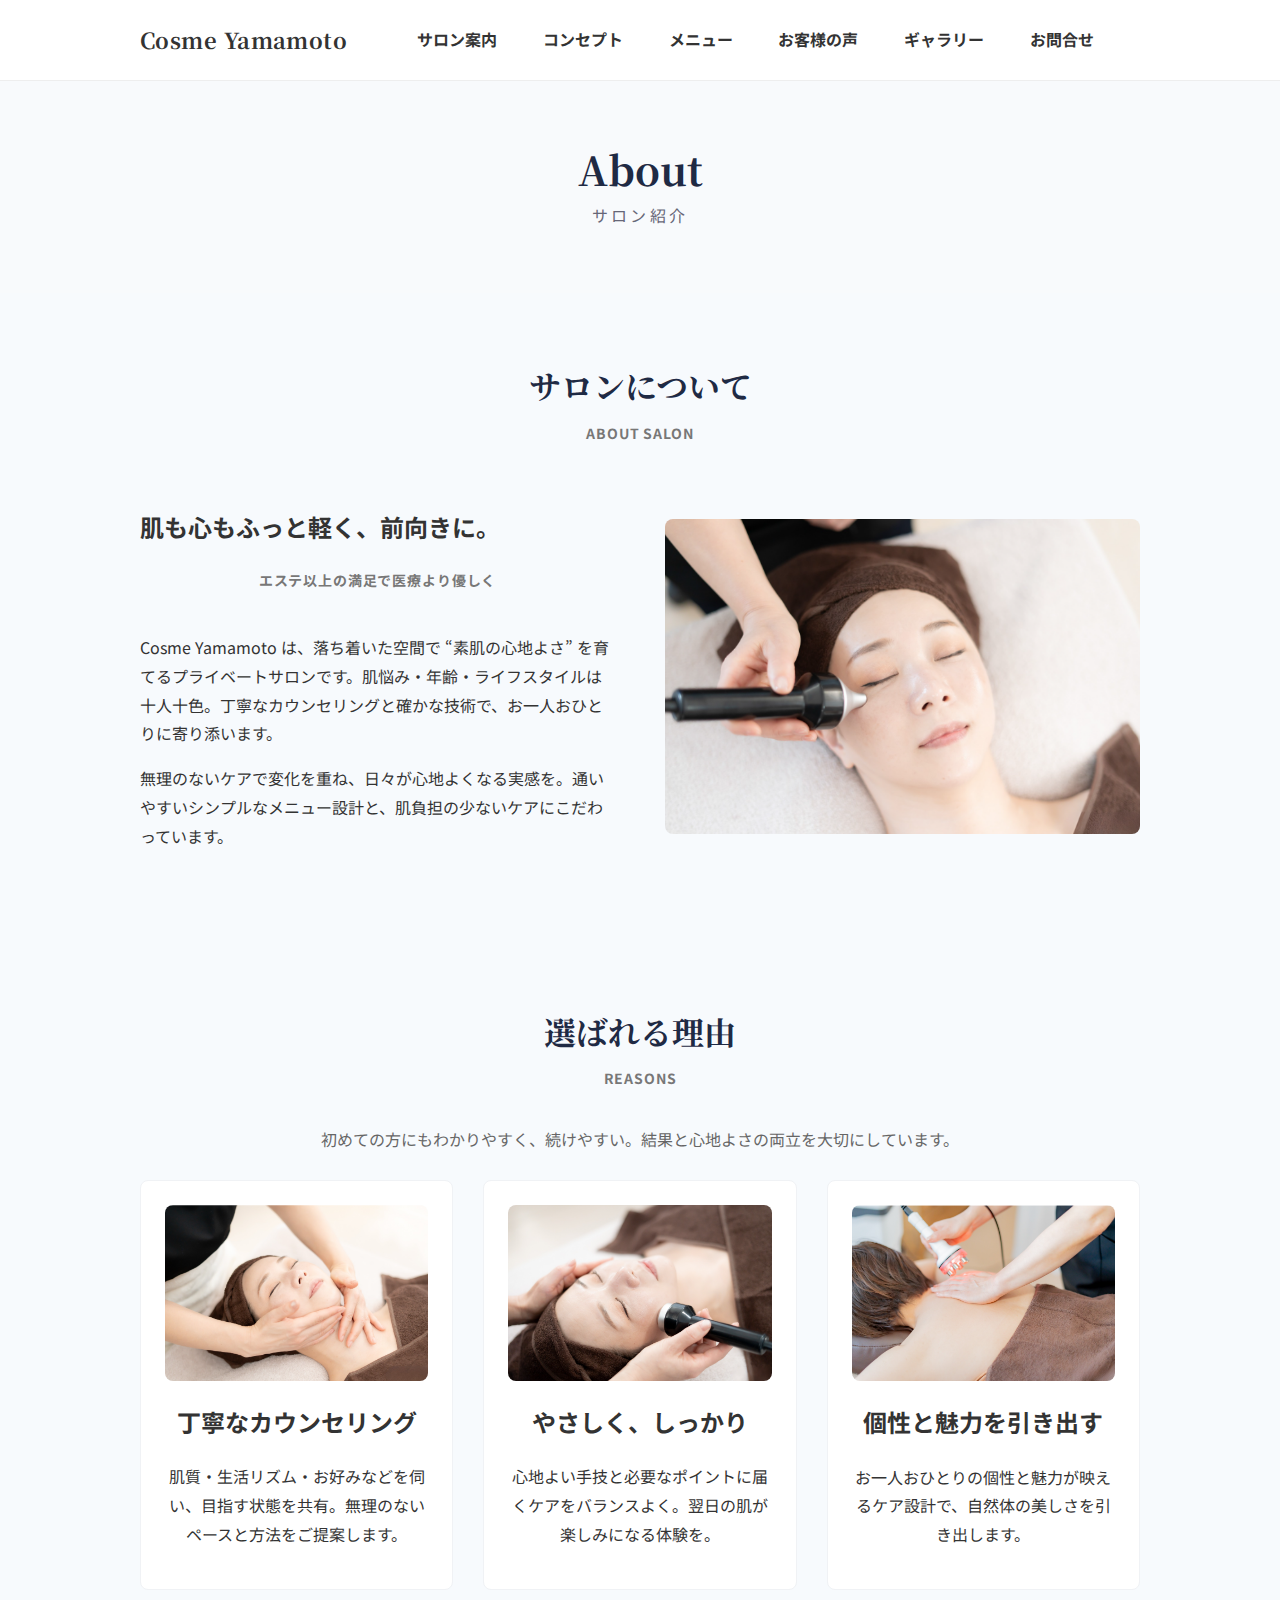
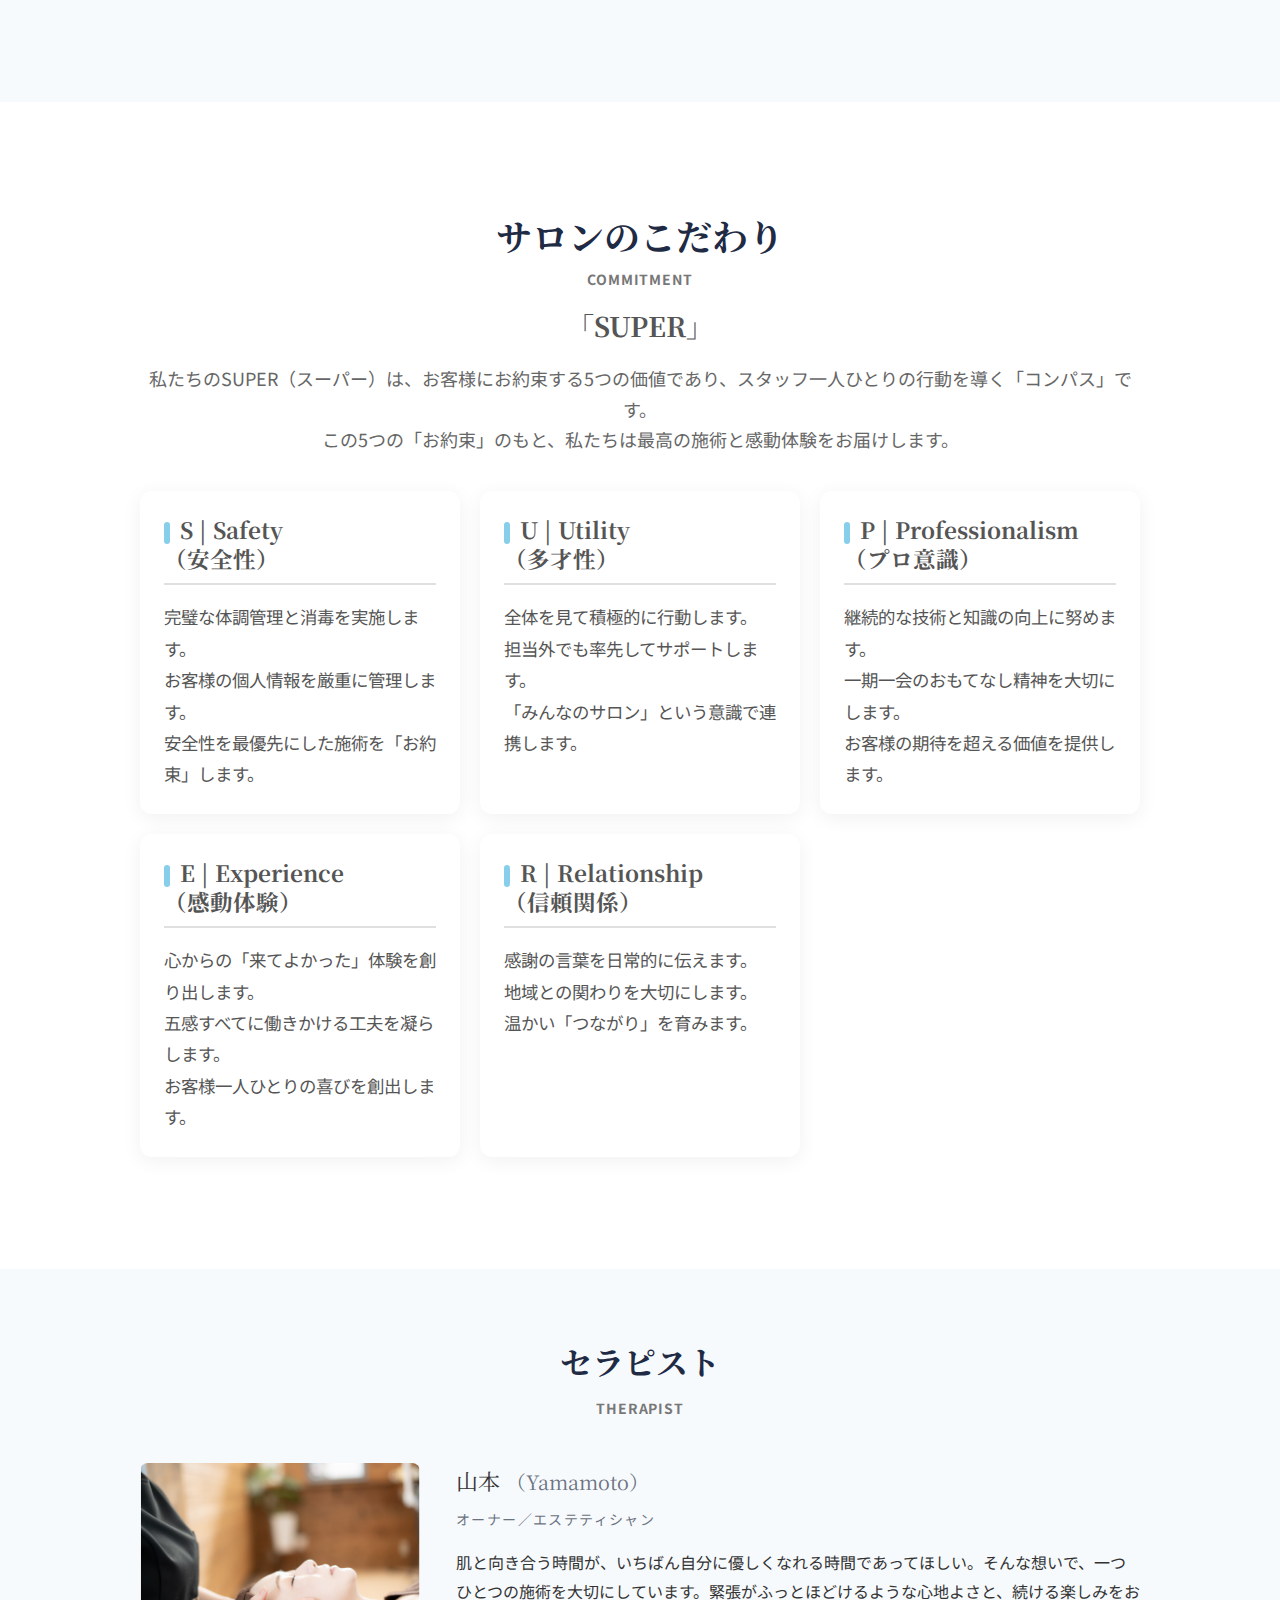
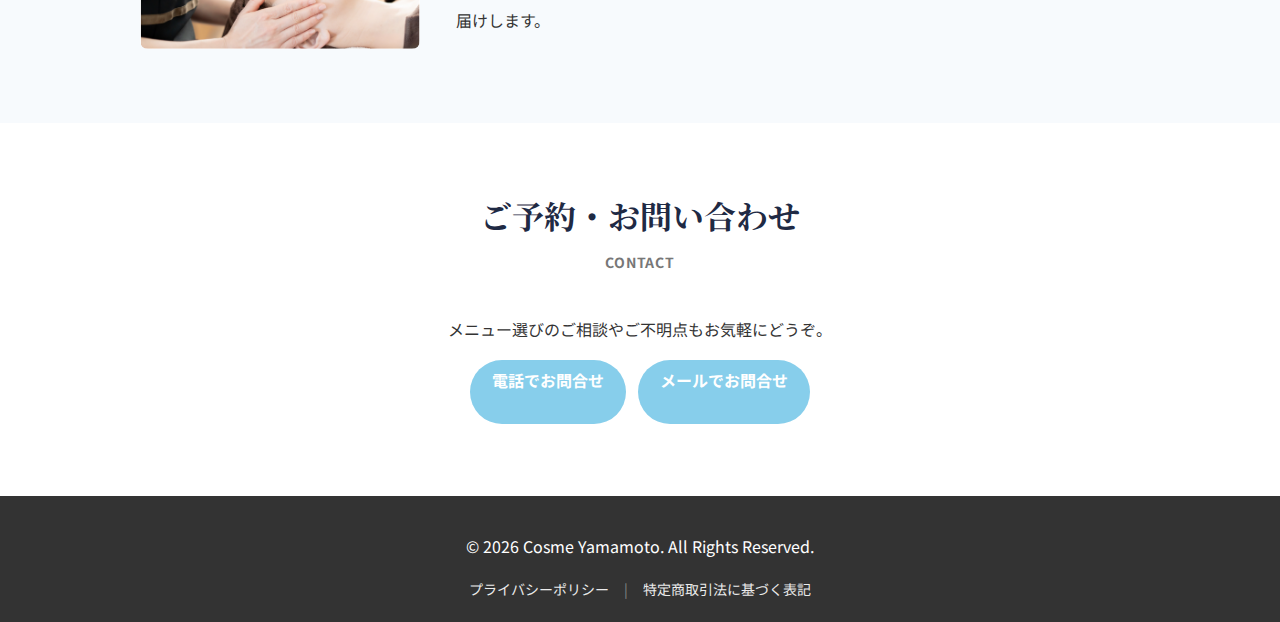
<file: about.backup-20251209-1325.html>
﻿<!DOCTYPE html>
<html lang="ja">
<head>
  <meta charset="UTF-8">
  <meta name="viewport" content="width=device-width, initial-scale=1, viewport-fit=cover">
  <title>サロン紹介 | Cosme Yamamoto</title>
  <meta name="description" content="Cosme Yamamotoのサロン紹介。理念・特徴・セラピスト紹介など、初めての方にもわかりやすくご案内します。">
  <meta name="format-detection" content="telephone=no">
  <link rel="stylesheet" href="style.css?v=20251003">
  <link href="https://fonts.googleapis.com/css2?family=Noto+Serif+JP:wght@400;700&family=Noto+Sans+JP:wght@400;700&display=swap" rel="stylesheet">
  <style>
    #about-hero { background:#f8fafc; padding:64px 0; text-align:center; }
    #about-hero .hero-content h1 { font-family: var(--font-serif); font-size: clamp(28px, 2.2vw + 1rem, 40px); margin: 0 0 8px; color: var(--heading-color, #1f2a44); }
    #about-hero .hero-content p { color: #667; margin: 0; letter-spacing: .2em; }
    .profile { display: flex; gap: 36px; align-items: center; flex-wrap: wrap; }
    .profile .photo { flex: 0 0 280px; }
    .profile .photo img { width: 100%; height: auto; border-radius: 8px; display: block; }
    .profile .body { flex: 1; min-width: 280px; }
    .profile .name { font-family: var(--font-serif); font-size: clamp(18px, 1.2vw + 0.8rem, 22px); margin: 0 0 6px; }
    .profile .role { color: #6b7280; margin: 0 0 14px; font-size: clamp(12px, 0.6vw + 0.6rem, 14px); letter-spacing: .1em; }
    .feature-note { text-align:center; color:#666; margin:-6px 0 26px; }
    .commitment-grid { display: grid; grid-template-columns: repeat(3, 1fr); gap: 20px; }
    .commitment-item { border: 1px solid #f0f2f5; border-radius: 8px; padding: 20px; background: #fff; }
    .commitment-item h3 { font-family: var(--font-serif); font-size: clamp(16px, 1vw + 0.7rem, 18px); margin: 0 0 6px; }
    .commitment-item h3::before { content: '✓'; color: var(--primary-color); margin-right: 8px; }
    .commitment-item p { margin: 0; color: #555; }
    @media (max-width: 900px){ .commitment-grid { grid-template-columns: repeat(2, 1fr); } }
    @media (max-width: 600px){ #about-hero { padding:48px 0; } .profile { gap: 18px; } .commitment-grid { grid-template-columns: 1fr; } }
  </style>
  <script defer src="script.js"></script>
  <link rel="canonical" href="about.html">
  <meta name="theme-color" content="#87CEEB">
  <meta property="og:title" content="サロン紹介 | Cosme Yamamoto">
  <meta property="og:description" content="理念・特徴・セラピスト紹介など、サロンの魅力をご紹介します。">
  <meta property="og:type" content="website">
  <meta property="og:url" content="about.html">
  <meta property="og:image" content="images/cosyama.cherie.esthe.6.png">
  <meta name="twitter:card" content="summary_large_image">
  <meta name="twitter:title" content="サロン紹介 | Cosme Yamamoto">
  <meta name="twitter:description" content="理念・特徴・セラピスト紹介など、サロンの魅力をご紹介します。">
  <meta name="twitter:image" content="images/cosyama.cherie.esthe.6.png">
  <style>
    /* Fluid Typography (in-page) */
    html { font-size: clamp(15px, 1.6vw, 18px); }
    h1 { font-size: clamp(28px, 6vw, 40px); line-height: 1.2; }
    h2, .section-title { font-size: clamp(22px, 4.6vw, 32px); line-height: 1.3; }
    h3 { font-size: clamp(18px, 3.4vw, 24px); line-height: 1.4; }
    small, .small, .section-subtitle { font-size: clamp(12px, 2.6vw, 14px); letter-spacing: .06em; }
    p, li { font-size: clamp(14px, 2.6vw, 16px); }
    .btn, button { font-size: clamp(14px, 2.8vw, 16px); line-height: 1.25; }
  </style>
</head>
<body>
  <div id="site-header"></div>

  <main>
    <section id="about-hero">
      <div class="container">
        <div class="hero-content">
          <h1>About</h1>
          <p>サロン紹介</p>
        </div>
      </div>
    </section>

    <!-- SUPER Credo Section -->
    <section class="section">
      <div class="super-container">
        <h1>当サロンの「SUPER」なこだわり</h1>
        <p class="subtitle">私たちのSUPER（スーパー）は、お客様にお約束する5つの価値であり、スタッフ一人ひとりの行動を導く「コンパス」です。<br>この5つの「お約束」のもと、私たちは最高の施術と感動体験をお届けします。</p>

        <div class="credo-grid">
          <div class="credo-item">
            <h2>S | Safety<br>（安全性）</h2>
            <ul>
              <li>完璧な体調管理と消毒を実施します。</li>
              <li>お客様の個人情報を厳重に管理します。</li>
              <li>安全性を最優先にした施術を「お約束」します。</li>
            </ul>
          </div>

          <div class="credo-item">
            <h2>U | Utility<br>（多才性）</h2>
            <ul>
              <li>全体を見て積極的に行動します。</li>
              <li>担当外でも率先してサポートします。</li>
              <li>「みんなのサロン」という意識で連携します。</li>
            </ul>
          </div>

          <div class="credo-item">
            <h2>P | Professionalism<br>（プロ意識）</h2>
            <ul>
              <li>継続的な技術と知識の向上に努めます。</li>
              <li>一期一会のおもてなし精神を大切にします。</li>
              <li>お客様の期待を超える価値を提供します。</li>
            </ul>
          </div>

          <div class="credo-item">
            <h2>E | Experience<br>（感動体験）</h2>
            <ul>
              <li>心からの「来てよかった」体験を創り出します。</li>
              <li>五感すべてに働きかける工夫を凝らします。</li>
              <li>お客様一人ひとりの喜びを創出します。</li>
            </ul>
          </div>

          <div class="credo-item">
            <h2>R | Relationship<br>（信頼関係）</h2>
            <ul>
              <li>感謝の言葉を日常的に伝えます。</li>
              <li>地域との関わりを大切にします。</li>
              <li>温かい「つながり」を育みます。</li>
            </ul>
          </div>
        </div>
      </div>
    </section>

    <section class="section bg-light">
      <div class="container">
        <h2 class="section-title">サロンについて</h2>
        <p class="section-subtitle">ABOUT SALON</p>
        <div class="concept-content">
          <div class="concept-text">
            <h3>肌も心もふっと軽く、前向きに。</h3>          <p class="section-subtitle">エステ以上の満足で医療より優しく</p>
            <p>Cosme Yamamoto は、落ち着いた空間で “素肌の心地よさ” を育てるプライベートサロンです。肌悩み・年齢・ライフスタイルは十人十色。丁寧なカウンセリングと確かな技術で、お一人おひとりに寄り添います。</p>
            <p>無理のないケアで変化を重ね、日々が心地よくなる実感を。通いやすいシンプルなメニュー設計と、肌負担の少ないケアにこだわっています。</p>
          </div>
          <div class="concept-image">
            <img src="images/cosyama.cherie.esthe.3.png" alt="サロンの雰囲気">
          </div>
        </div>
      </div>
    </section>

    <section class="section bg-light">
      <div class="container">
        <h2 class="section-title">選ばれる理由</h2>
        <p class="section-subtitle">REASONS</p>
        <p class="feature-note">初めての方にもわかりやすく、続けやすい。結果と心地よさの両立を大切にしています。</p>
        <div class="service-items">
          <div class="service-item">
            <img src="images/cosyama.cherie.esthe.6.png" alt="丁寧なカウンセリング">
            <h3>丁寧なカウンセリング</h3>
            <p>肌質・生活リズム・お好みなどを伺い、目指す状態を共有。無理のないペースと方法をご提案します。</p>
          </div>
          <div class="service-item">
            <img src="images/cosyama.cherie.esthe.10.png" alt="やさしくしっかり効果">
            <h3>やさしく、しっかり</h3>
            <p>心地よい手技と必要なポイントに届くケアをバランスよく。翌日の肌が楽しみになる体験を。</p>
          </div>
          <div class="service-item">
            <img src="images/cosyama.cherie.esthe.13.png" alt="個性と魅力を引き出す">
            <h3>個性と魅力を引き出す</h3>
            <p>お一人おひとりの個性と魅力が映えるケア設計で、自然体の美しさを引き出します。</p>
          </div>
        </div>
      </div>
    </section>

    <section class="section" id="commitment">
      <div class="container">
        <h2 class="section-title">サロンのこだわり</h2>
        <p class="section-subtitle">COMMITMENT</p>
        <!-- SUPER -->
        <div class="commitment-grid">
          <div class="commitment-item">
            <h3>個別カウンセリング</h3>
            <p>肌状態や生活リズムまで伺い、目的と優先度を共有します。</p>
          </div>
          <div class="commitment-item">
            <h3>肌負担の少ない施術</h3>
            <p>強すぎない圧と適切な刺激で、翌日も心地よいコンディションへ。</p>
          </div>
          <div class="commitment-item">
            <h3>清潔・衛生管理</h3>
            <p>リネンや機器は都度ケア。香りも穏やかな空間づくりを徹底。</p>
          </div>
          <div class="commitment-item">
            <h3>ホームケアの伴走</h3>
            <p>無理なく続けられるシンプルなケアをご提案。負担なく継続。</p>
          </div>
          <div class="commitment-item">
            <h3>通いやすい設計</h3>
            <p>時間と価格をわかりやすく。無理な勧誘は行いません。</p>
          </div>
          <div class="commitment-item">
            <h3>フィードバック重視</h3>
            <p>小さな変化も記録し、次回の施術設計に活かします。</p>
          </div>
        </div>
      </div>
    </section>

    <section class="section">
      <div class="container">
        <h2 class="section-title">セラピスト</h2>
        <p class="section-subtitle">THERAPIST</p>
        <div class="profile">
          <div class="photo">
            <img src="images/cosyama.cherie.esthe.2.png" alt="セラピスト写真">
          </div>
          <div class="body">
            <p class="name">山本 <span style="font-size:.9em; color:#6b7280;">（Yamamoto）</span></p>
            <p class="role">オーナー／エステティシャン</p>
            <p>肌と向き合う時間が、いちばん自分に優しくなれる時間であってほしい。そんな想いで、一つひとつの施術を大切にしています。緊張がふっとほどけるような心地よさと、続ける楽しみをお届けします。</p>
          </div>
        </div>
      </div>
    </section>

    <section class="section">
      <div class="container" style="text-align:center;">
        <h2 class="section-title">ご予約・お問い合わせ</h2>
        <p class="section-subtitle">CONTACT</p>
        <p>メニュー選びのご相談やご不明点もお気軽にどうぞ。</p>
        <div style="display:flex; gap:12px; flex-wrap: wrap; justify-content:center;">
          <a href="tel:0299960033" class="btn">電話でお問合せ</a>
          <a href="contact.html" class="btn">メールでお問合せ</a>
        </div>
      </div>
    </section>
  </main>

  <footer class="footer">
    <div class="container">
      <p>&copy; <span id="y"></span> Cosme Yamamoto. All Rights Reserved.</p>
      <nav class="footer-links" aria-label="フッターリンク">
        <a href="privacy.html">プライバシーポリシー</a>
        <span class="divider"> | </span>
        <a href="legal.html">特定商取引法に基づく表記</a>
      </nav>
    </div>
  </footer>

  <script src="scripts/header-include.js" defer></script>
</body>
</html>
</file>
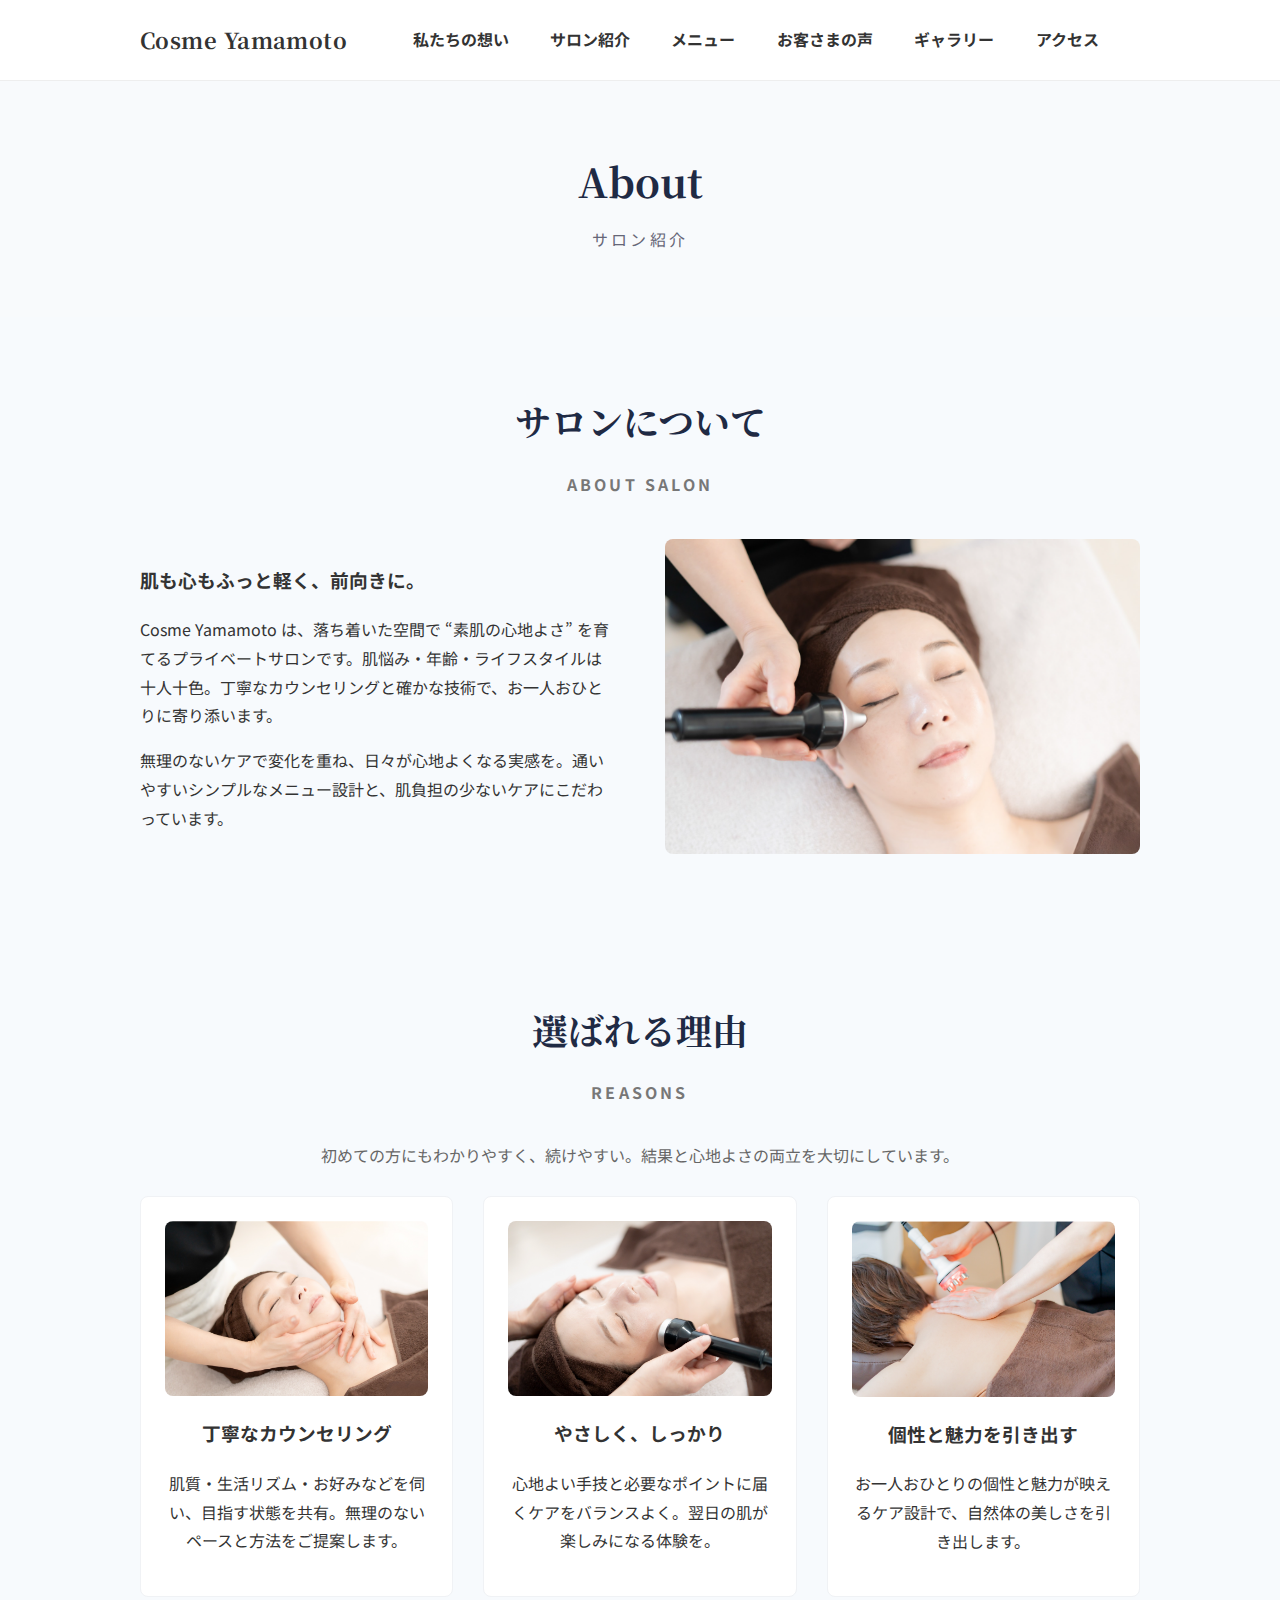
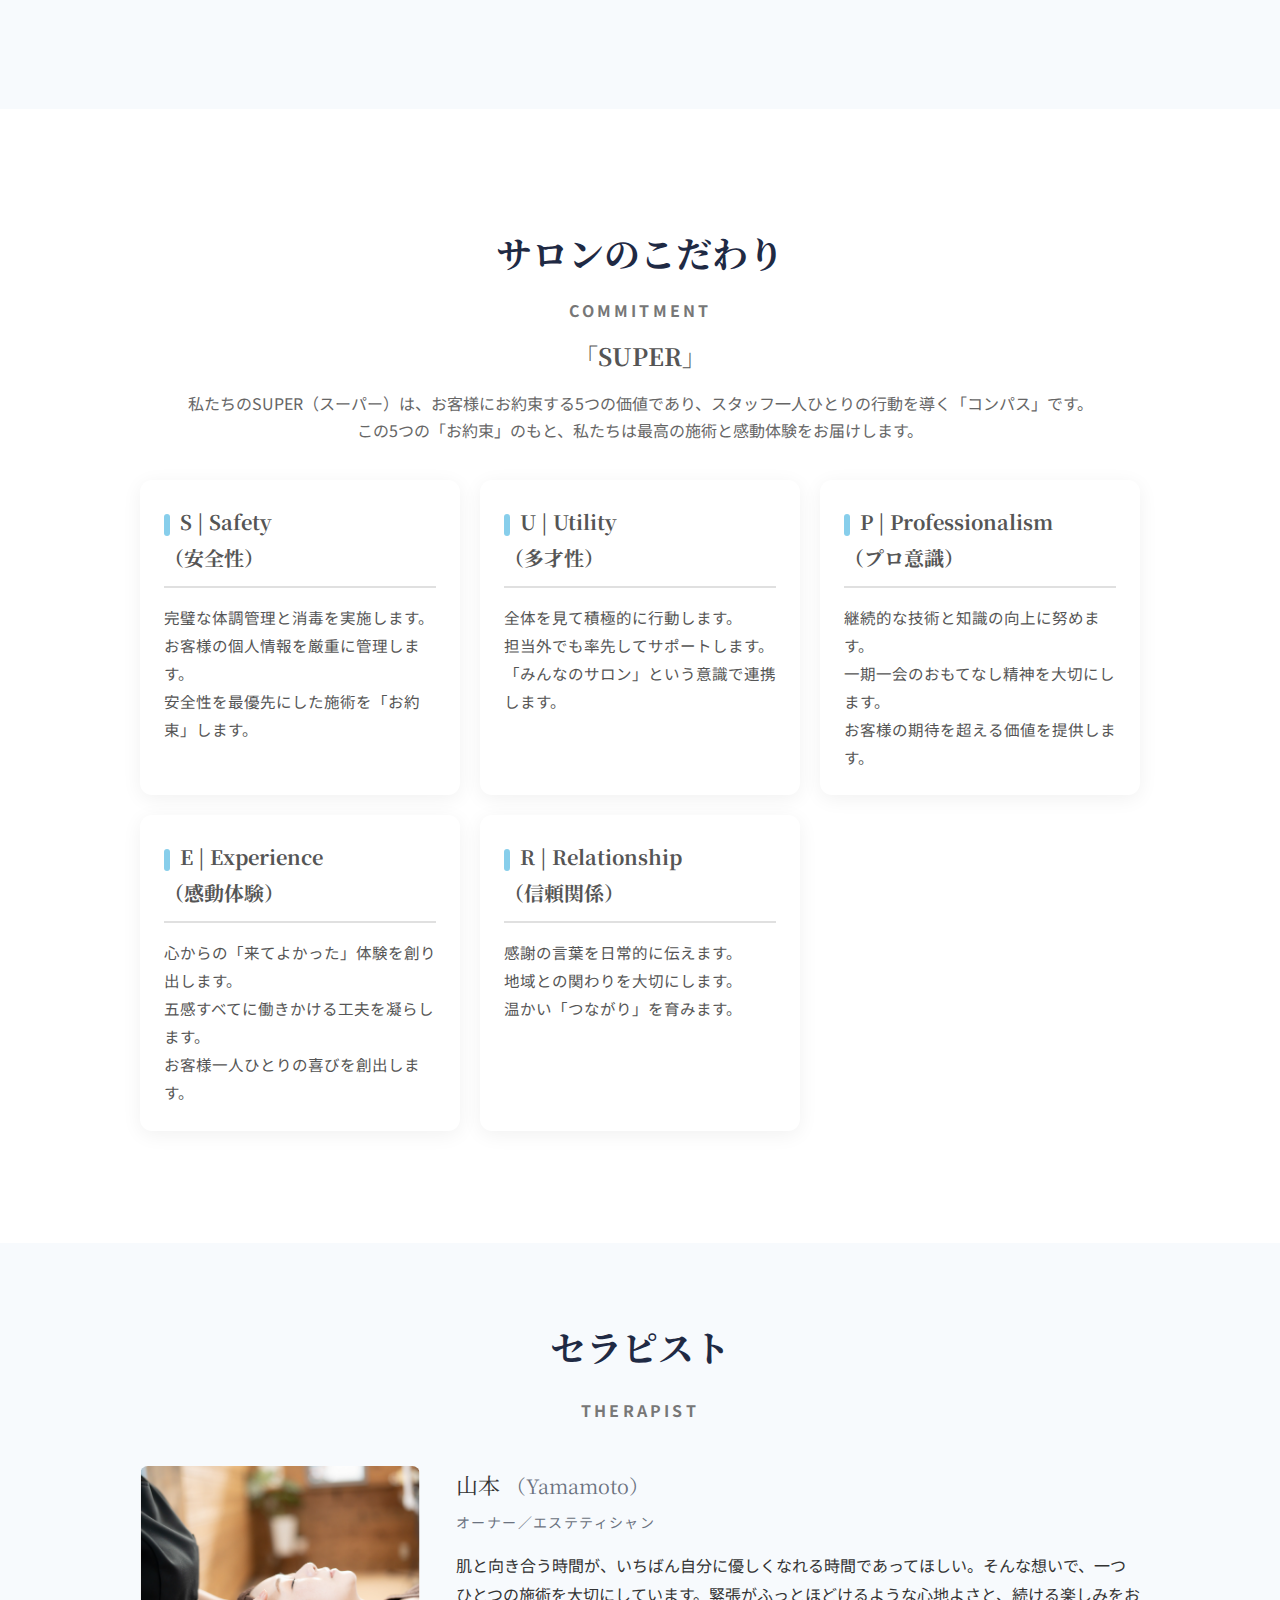
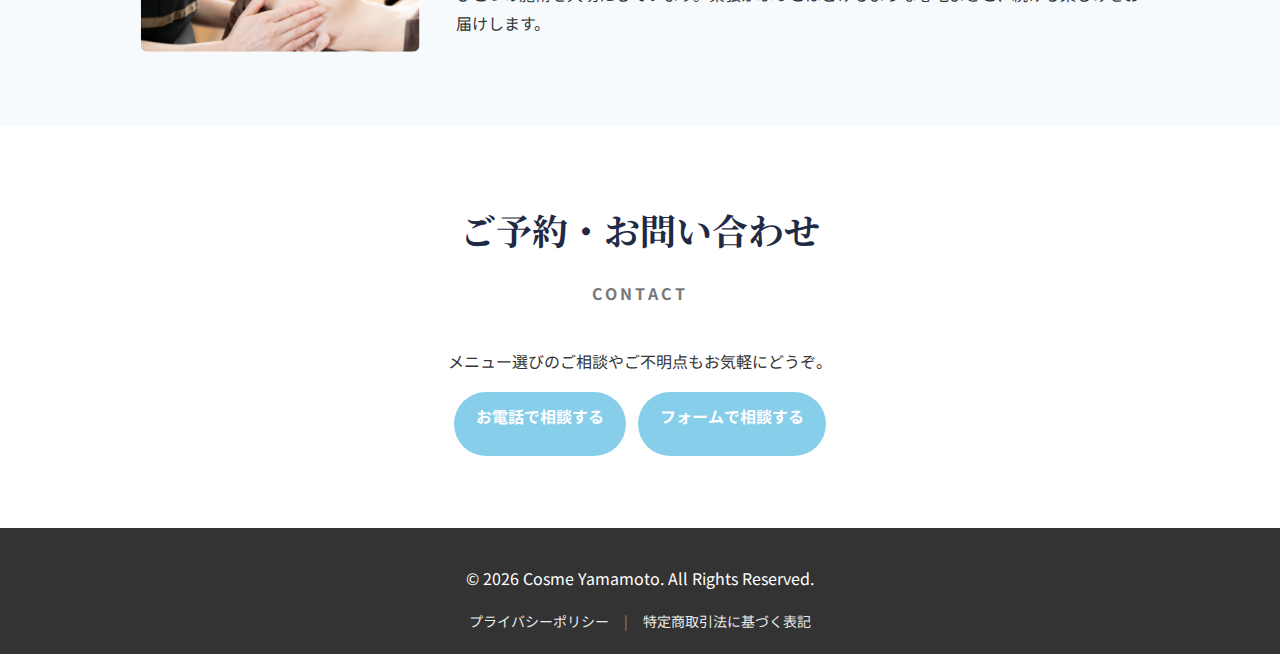
<file: about.html>
<!DOCTYPE html>
<html lang="ja">
<head>
  <meta charset="UTF-8">
  <meta name="viewport" content="width=device-width, initial-scale=1, viewport-fit=cover">
  <title>サロン紹介 | Cosme Yamamoto</title>
  <meta name="description" content="Cosme Yamamotoのサロン紹介。理念・特徴・セラピスト紹介など、初めての方にもわかりやすくご案内します。">
  <meta name="format-detection" content="telephone=no">
  <link rel="stylesheet" href="style.css?v=20251003">
  <link href="https://fonts.googleapis.com/css2?family=Noto+Serif+JP:wght@400;700&family=Noto+Sans+JP:wght@400;700&display=swap" rel="stylesheet">
  <style>
    #about-hero { background:#f8fafc; padding:64px 0; text-align:center; }
    #about-hero .hero-content h1 { font-family: var(--font-serif); font-size: 40px; margin: 0 0 8px; color: var(--heading-color, #1f2a44); }
    #about-hero .hero-content p { color: #667; margin: 0; letter-spacing: .2em; }
    .profile { display: flex; gap: 36px; align-items: center; flex-wrap: wrap; }
    .profile .photo { flex: 0 0 280px; }
    .profile .photo img { width: 100%; height: auto; border-radius: 8px; display: block; }
    .profile .body { flex: 1; min-width: 280px; }
    .profile .name { font-family: var(--font-serif); font-size: 22px; margin: 0 0 6px; }
    .profile .role { color: #6b7280; margin: 0 0 14px; font-size: 14px; letter-spacing: .1em; }
    .feature-note { text-align:center; color:#666; margin:-6px 0 26px; }
    .commitment-grid { display: grid; grid-template-columns: repeat(3, 1fr); gap: 20px; }
    .commitment-item { border: 1px solid #f0f2f5; border-radius: 8px; padding: 20px; background: #fff; }
    .commitment-item h3 { font-family: var(--font-serif); font-size: 18px; margin: 0 0 6px; }
    .commitment-item h3::before { content: '✓'; color: var(--primary-color); margin-right: 8px; }
    .commitment-item p { margin: 0; color: #555; }
    @media (max-width: 900px){ .commitment-grid { grid-template-columns: repeat(2, 1fr); } }
    @media (max-width: 600px){ #about-hero { padding:48px 0; } .profile { gap: 18px; } .commitment-grid { grid-template-columns: 1fr; } }
  </style>
  <script defer src="script.js"></script>
  <link rel="canonical" href="about.html">
  <meta name="theme-color" content="#87CEEB">
  <meta property="og:title" content="サロン紹介 | Cosme Yamamoto">
  <meta property="og:description" content="理念・特徴・セラピスト紹介など、サロンの魅力をご紹介します。">
  <meta property="og:type" content="website">
  <meta property="og:url" content="about.html">
  <meta property="og:image" content="images/cosyama.cherie.esthe.6.png">
  <meta name="twitter:card" content="summary_large_image">
  <meta name="twitter:title" content="サロン紹介 | Cosme Yamamoto">
  <meta name="twitter:description" content="理念・特徴・セラピスト紹介など、サロンの魅力をご紹介します。">
  <meta name="twitter:image" content="images/cosyama.cherie.esthe.6.png">
</head>
<body>
  <header class="header">
    <div class="container">
      <div class="header-logo">
        <a href="index.html">Cosme Yamamoto</a>
      </div>
      <button class="hamburger-menu" aria-label="メニューを開閉">
        <span></span>
        <span></span>
        <span></span>
      </button>
      <nav class="header-nav" id="global-nav">
        <ul>
          <li><a href="index.html#concept">私たちの想い</a></li>
          <li><a href="about.html">サロン紹介</a></li>
          <li><a href="menu.html">メニュー</a></li>
          <li><a href="index.html#voice">お客さまの声</a></li>
          <li><a href="index.html#gallery">ギャラリー</a></li>
          <li><a href="index.html#access">アクセス</a></li>
          <li><a href="contact.html" class="btn">ご予約・お問い合わせ</a></li>
        </ul>
      </nav>
    </div>
  </header>

  <main>
    <section id="about-hero">
      <div class="container">
        <div class="hero-content">
          <h1>About</h1>
          <p>サロン紹介</p>
        </div>
      </div>
    </section>

    <!-- SUPER Credo Section -->
    <section class="section">
      <div class="super-container">
        <h1>当サロンの「SUPER」なこだわり</h1>
        <p class="subtitle">私たちのSUPER（スーパー）は、お客様にお約束する5つの価値であり、スタッフ一人ひとりの行動を導く「コンパス」です。<br>この5つの「お約束」のもと、私たちは最高の施術と感動体験をお届けします。</p>

        <div class="credo-grid">
          <div class="credo-item">
            <h2>S | Safety<br>（安全性）</h2>
            <ul>
              <li>完璧な体調管理と消毒を実施します。</li>
              <li>お客様の個人情報を厳重に管理します。</li>
              <li>安全性を最優先にした施術を「お約束」します。</li>
            </ul>
          </div>

          <div class="credo-item">
            <h2>U | Utility<br>（多才性）</h2>
            <ul>
              <li>全体を見て積極的に行動します。</li>
              <li>担当外でも率先してサポートします。</li>
              <li>「みんなのサロン」という意識で連携します。</li>
            </ul>
          </div>

          <div class="credo-item">
            <h2>P | Professionalism<br>（プロ意識）</h2>
            <ul>
              <li>継続的な技術と知識の向上に努めます。</li>
              <li>一期一会のおもてなし精神を大切にします。</li>
              <li>お客様の期待を超える価値を提供します。</li>
            </ul>
          </div>

          <div class="credo-item">
            <h2>E | Experience<br>（感動体験）</h2>
            <ul>
              <li>心からの「来てよかった」体験を創り出します。</li>
              <li>五感すべてに働きかける工夫を凝らします。</li>
              <li>お客様一人ひとりの喜びを創出します。</li>
            </ul>
          </div>

          <div class="credo-item">
            <h2>R | Relationship<br>（信頼関係）</h2>
            <ul>
              <li>感謝の言葉を日常的に伝えます。</li>
              <li>地域との関わりを大切にします。</li>
              <li>温かい「つながり」を育みます。</li>
            </ul>
          </div>
        </div>
      </div>
    </section>

    <section class="section bg-light">
      <div class="container">
        <h2 class="section-title">サロンについて</h2>
        <p class="section-subtitle">ABOUT SALON</p>
        <div class="concept-content">
          <div class="concept-text">
            <h3>肌も心もふっと軽く、前向きに。</h3>
            <p>Cosme Yamamoto は、落ち着いた空間で “素肌の心地よさ” を育てるプライベートサロンです。肌悩み・年齢・ライフスタイルは十人十色。丁寧なカウンセリングと確かな技術で、お一人おひとりに寄り添います。</p>
            <p>無理のないケアで変化を重ね、日々が心地よくなる実感を。通いやすいシンプルなメニュー設計と、肌負担の少ないケアにこだわっています。</p>
          </div>
          <div class="concept-image">
            <img src="images/cosyama.cherie.esthe.3.png" alt="サロンの雰囲気">
          </div>
        </div>
      </div>
    </section>

    <section class="section bg-light">
      <div class="container">
        <h2 class="section-title">選ばれる理由</h2>
        <p class="section-subtitle">REASONS</p>
        <p class="feature-note">初めての方にもわかりやすく、続けやすい。結果と心地よさの両立を大切にしています。</p>
        <div class="service-items">
          <div class="service-item">
            <img src="images/cosyama.cherie.esthe.6.png" alt="丁寧なカウンセリング">
            <h3>丁寧なカウンセリング</h3>
            <p>肌質・生活リズム・お好みなどを伺い、目指す状態を共有。無理のないペースと方法をご提案します。</p>
          </div>
          <div class="service-item">
            <img src="images/cosyama.cherie.esthe.10.png" alt="やさしくしっかり効果">
            <h3>やさしく、しっかり</h3>
            <p>心地よい手技と必要なポイントに届くケアをバランスよく。翌日の肌が楽しみになる体験を。</p>
          </div>
          <div class="service-item">
            <img src="images/cosyama.cherie.esthe.13.png" alt="個性と魅力を引き出す">
            <h3>個性と魅力を引き出す</h3>
            <p>お一人おひとりの個性と魅力が映えるケア設計で、自然体の美しさを引き出します。</p>
          </div>
        </div>
      </div>
    </section>

    <section class="section" id="commitment">
      <div class="container">
        <h2 class="section-title">サロンのこだわり</h2>
        <p class="section-subtitle">COMMITMENT</p>
        <!-- SUPER -->
        <div class="commitment-grid">
          <div class="commitment-item">
            <h3>個別カウンセリング</h3>
            <p>肌状態や生活リズムまで伺い、目的と優先度を共有します。</p>
          </div>
          <div class="commitment-item">
            <h3>肌負担の少ない施術</h3>
            <p>強すぎない圧と適切な刺激で、翌日も心地よいコンディションへ。</p>
          </div>
          <div class="commitment-item">
            <h3>清潔・衛生管理</h3>
            <p>リネンや機器は都度ケア。香りも穏やかな空間づくりを徹底。</p>
          </div>
          <div class="commitment-item">
            <h3>ホームケアの伴走</h3>
            <p>無理なく続けられるシンプルなケアをご提案。負担なく継続。</p>
          </div>
          <div class="commitment-item">
            <h3>通いやすい設計</h3>
            <p>時間と価格をわかりやすく。無理な勧誘は行いません。</p>
          </div>
          <div class="commitment-item">
            <h3>フィードバック重視</h3>
            <p>小さな変化も記録し、次回の施術設計に活かします。</p>
          </div>
        </div>
      </div>
    </section>

    <section class="section">
      <div class="container">
        <h2 class="section-title">セラピスト</h2>
        <p class="section-subtitle">THERAPIST</p>
        <div class="profile">
          <div class="photo">
            <img src="images/cosyama.cherie.esthe.2.png" alt="セラピスト写真">
          </div>
          <div class="body">
            <p class="name">山本 <span style="font-size:.9em; color:#6b7280;">（Yamamoto）</span></p>
            <p class="role">オーナー／エステティシャン</p>
            <p>肌と向き合う時間が、いちばん自分に優しくなれる時間であってほしい。そんな想いで、一つひとつの施術を大切にしています。緊張がふっとほどけるような心地よさと、続ける楽しみをお届けします。</p>
          </div>
        </div>
      </div>
    </section>

    <section class="section">
      <div class="container" style="text-align:center;">
        <h2 class="section-title">ご予約・お問い合わせ</h2>
        <p class="section-subtitle">CONTACT</p>
        <p>メニュー選びのご相談やご不明点もお気軽にどうぞ。</p>
        <div style="display:flex; gap:12px; flex-wrap: wrap; justify-content:center;">
          <a href="tel:0299960033" class="btn">お電話で相談する</a>
          <a href="contact.html" class="btn">フォームで相談する</a>
        </div>
      </div>
    </section>
  </main>

  <footer class="footer">
    <div class="container">
      <p>&copy; <span id="y"></span> Cosme Yamamoto. All Rights Reserved.</p>
      <nav class="footer-links" aria-label="フッターリンク">
        <a href="privacy.html">プライバシーポリシー</a>
        <span class="divider"> | </span>
        <a href="legal.html">特定商取引法に基づく表記</a>
      </nav>
    </div>
  </footer>
</body>
</html>
</file>
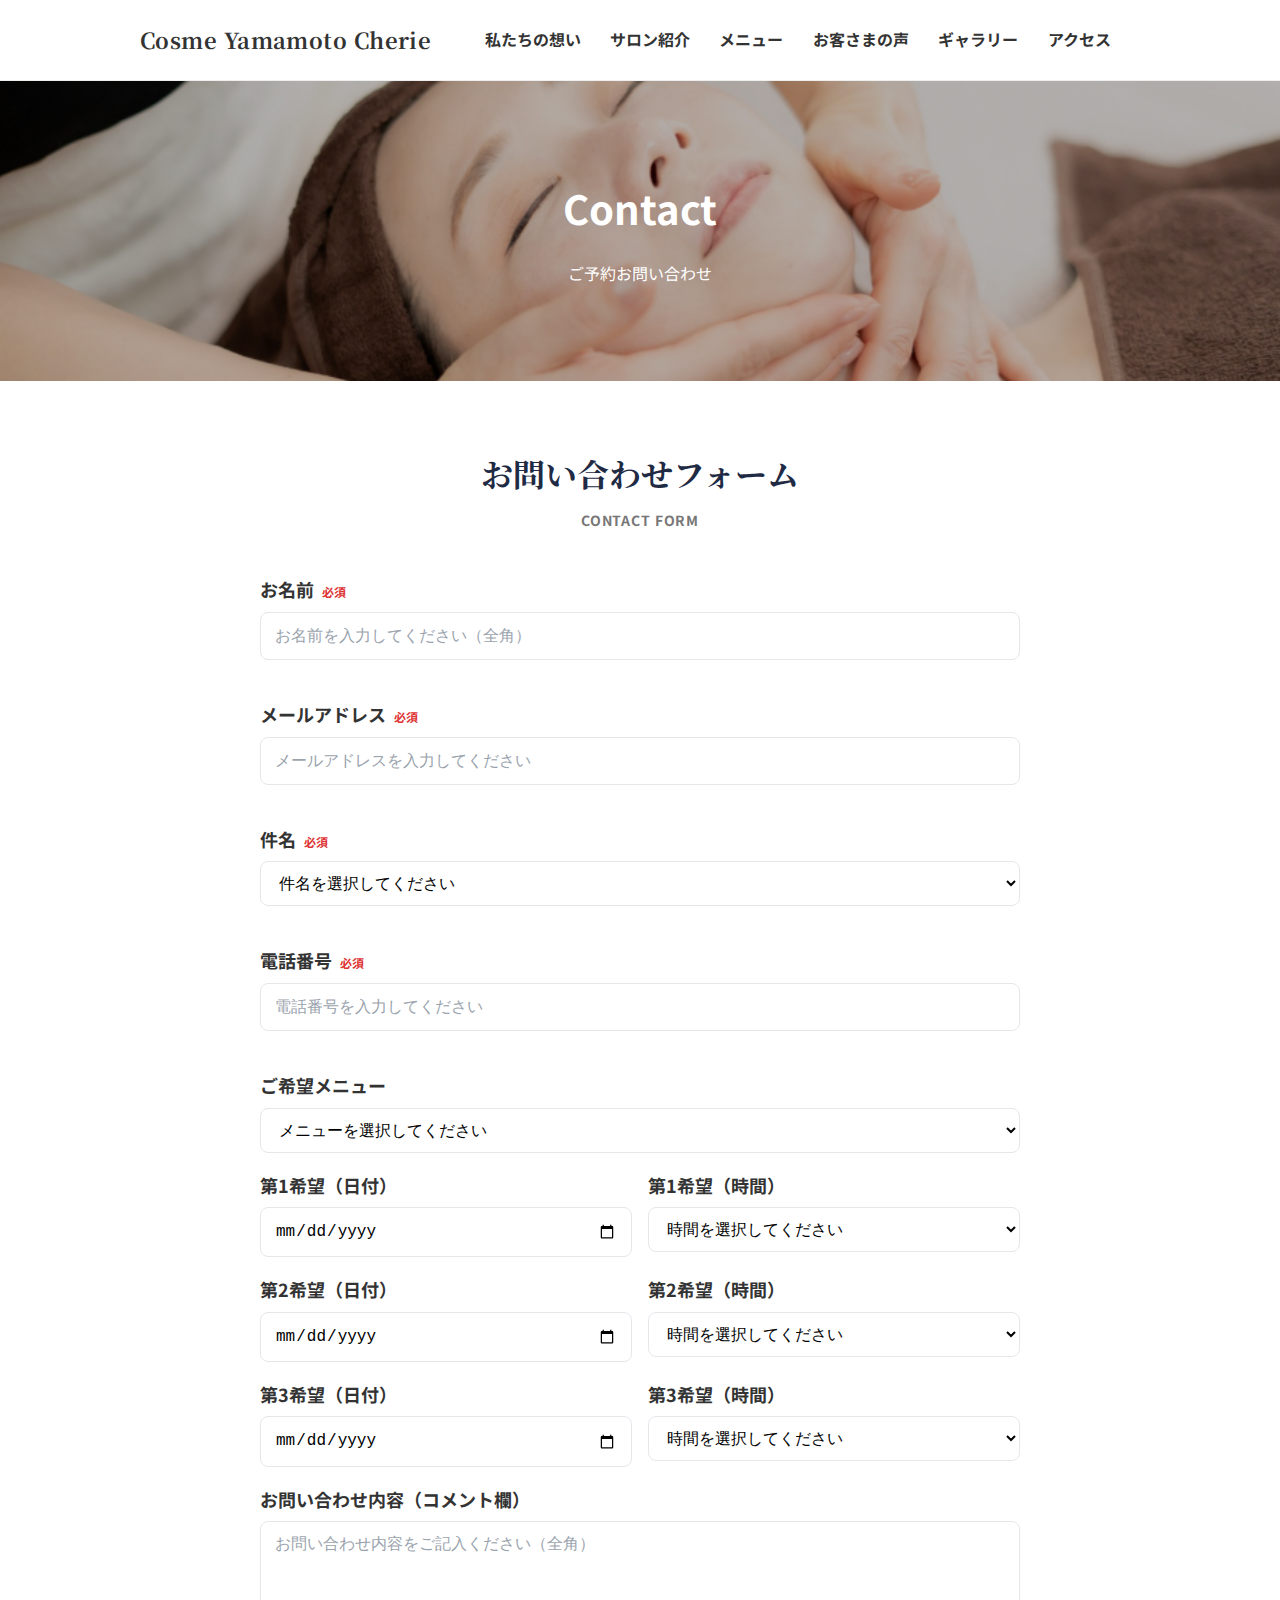
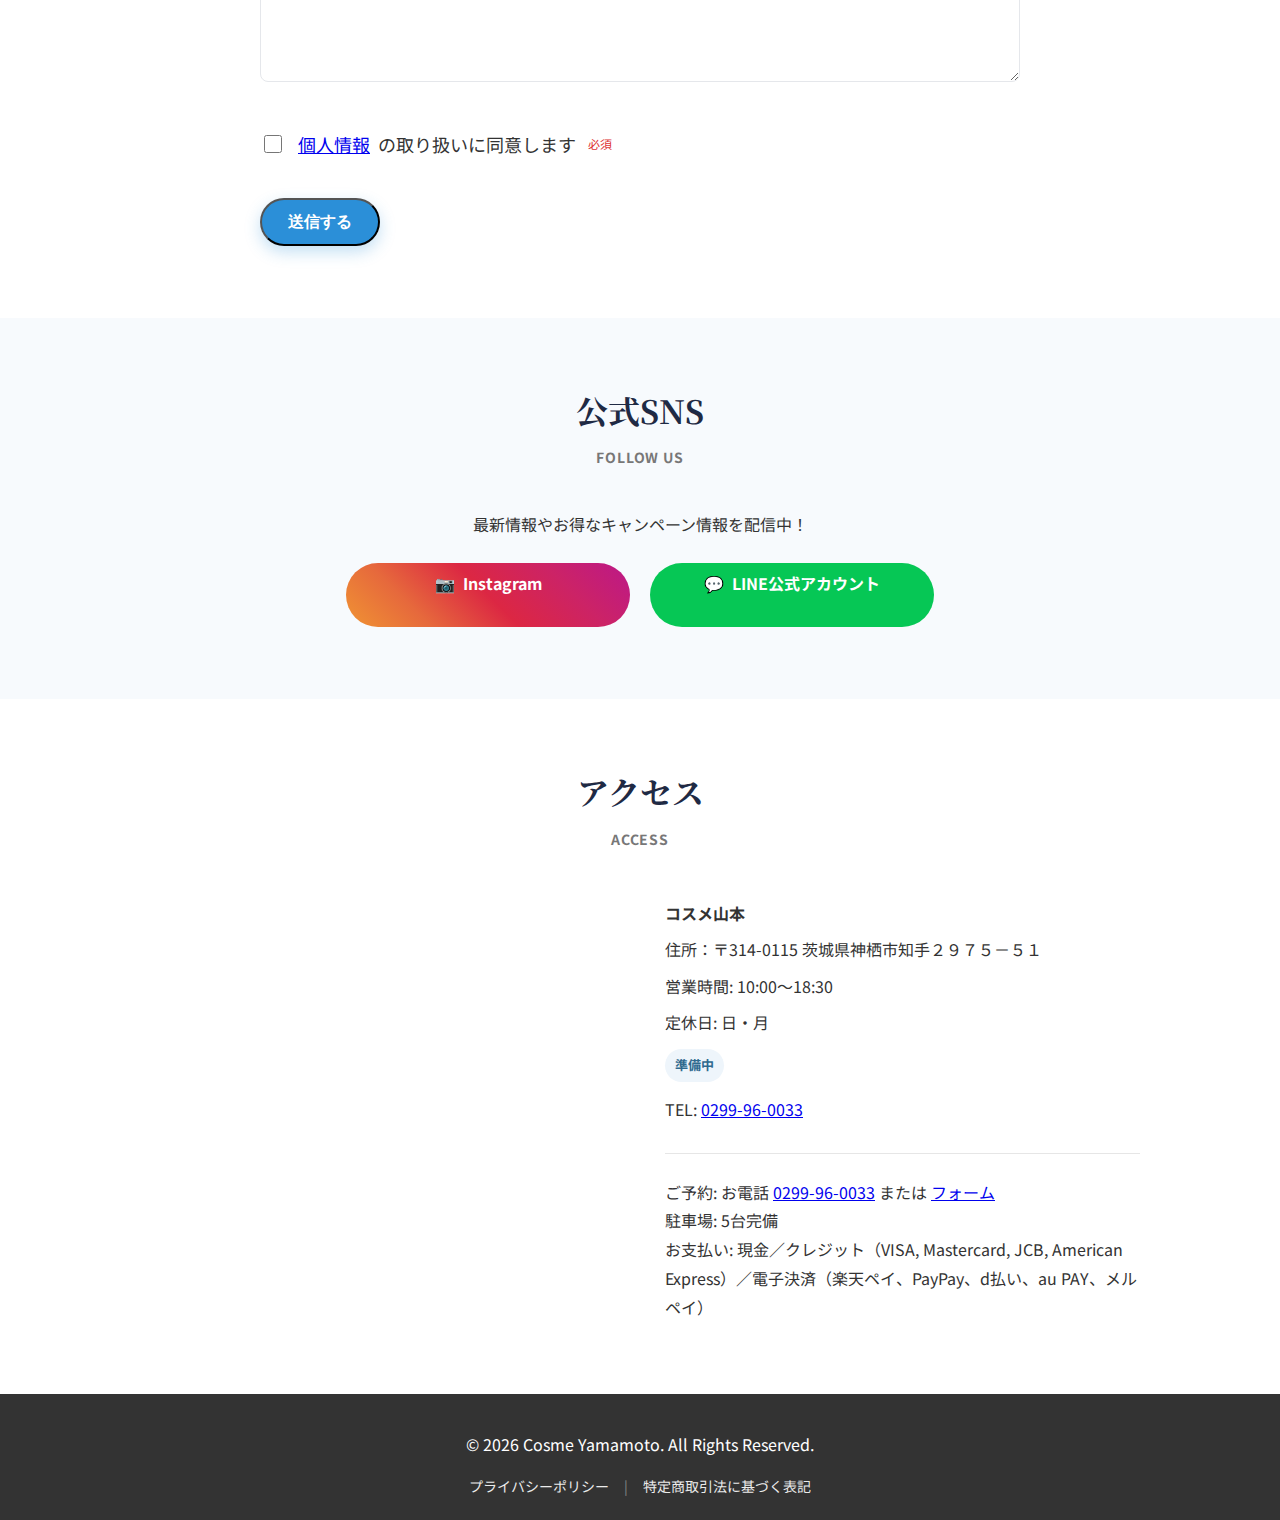
<file: contact.html>
<!DOCTYPE html>
<html lang="ja">

<head>
  <meta charset="UTF-8">
  <meta name="viewport" content="width=device-width, initial-scale=1, viewport-fit=cover">
  <!-- Google Tag Manager -->
  <script>(function (w, d, s, l, i) {
      w[l] = w[l] || []; w[l].push({
        'gtm.start':
          new Date().getTime(), event: 'gtm.js'
      }); var f = d.getElementsByTagName(s)[0],
        j = d.createElement(s), dl = l != 'dataLayer' ? '&l=' + l : ''; j.async = true; j.src =
        'https://www.googletagmanager.com/gtm.js?id=' + i + dl; f.parentNode.insertBefore(j, f);
    })(window, document, 'script', 'dataLayer', 'GTM-PN3SVD2N');</script>
  <!-- End Google Tag Manager -->
  <title>お問い合わせ | コスメ山本</title>
  <link rel="icon" href="images/cherie-favicon.png" type="image/png">
  <meta name="description" content="神栖市「コスメ山本」へのご予約・ご相談ページ。希望日時とメニューをフォームから送信可能。初回体験の質問もお気軽にどうぞ。">
  <link rel="canonical" href="https://www.cherie2025.com/contact.html">
  <meta property="og:title" content="お問い合わせ | コスメ山本">
  <meta property="og:description" content="神栖市「コスメ山本」へのご予約・ご相談ページ。Webフォームから24時間受付中。">
  <meta property="og:type" content="article">
  <meta property="og:url" content="https://www.cherie2025.com/contact.html">
  <meta property="og:image" content="https://www.cherie2025.com/images/cosyama.cherie.esthe.6.png">
  <link rel="stylesheet" href="style.css?v=20260216">
  <link
    href="https://fonts.googleapis.com/css2?family=Noto+Serif+JP:wght@400;700&family=Noto+Sans+JP:wght@400;700&display=swap"
    rel="stylesheet">
  <meta name="format-detection" content="telephone=no">
  <style>
    /* Fluid Typography (in-page) */
    html {
      font-size: clamp(15px, 1.6vw, 18px);
    }

    h1 {
      font-size: clamp(28px, 6vw, 40px);
      line-height: 1.2;
    }

    h2,
    .section-title {
      font-size: clamp(22px, 4.6vw, 32px);
      line-height: 1.3;
    }

    h3 {
      font-size: clamp(18px, 3.4vw, 24px);
      line-height: 1.4;
    }

    small,
    .small,
    .section-subtitle {
      font-size: clamp(12px, 2.6vw, 14px);
      letter-spacing: .06em;
    }

    p,
    li {
      font-size: clamp(14px, 2.6vw, 16px);
    }

    .btn,
    button {
      font-size: clamp(14px, 2.8vw, 16px);
      line-height: 1.25;
    }
  </style>

  <!-- 重要：全ページで同じ位置（head内）にdeferで読み込む -->
  <!-- 変更点：相対パス(先頭のスラッシュなし)に変更し、バージョンを更新 -->
  <script defer src="script.js?v=20260211-7"></script>
  <!-- <script defer src="scripts/header-include.js?v=20260211-7"></script> -->
</head>

<body>
  <!-- Google Tag Manager (noscript) -->
  <noscript><iframe src="https://www.googletagmanager.com/ns.html?id=GTM-PN3SVD2N" height="0" width="0"
      style="display:none;visibility:hidden"></iframe></noscript>
  <!-- End Google Tag Manager (noscript) -->
  <!-- ヘッダーを直接記述（表示確実化のため） -->
  <div id="site-header">
    <header class="header">
      <div class="container">
        <div class="header-logo">
          <a href="index.html">
            <span class="logo-main">Cosme Yamamoto</span>
            <span class="logo-sub">Cherie</span>
          </a>
        </div>
        <button class="hamburger-menu" aria-label="メニューを開く">
          <span></span>
          <span></span>
          <span></span>
        </button>
        <nav class="header-nav" id="global-nav">
          <ul>
            <li><a href="about.html">サロン案内</a></li>
            <li><a href="index.html#concept">コンセプト</a></li>
            <li><a href="menu.html">メニュー</a></li>
            <li><a href="index.html#voice">お客様の声</a></li>
            <li><a href="faq.html">FAQ</a></li>
            <li><a href="contact.html">お問合せ</a></li>
          </ul>
        </nav>
      </div>
    </header>
  </div>

  <!-- ハンバーガーメニュー動作（念のためインライン記述） -->
  <script>
    document.addEventListener('DOMContentLoaded', function () {
      var btn = document.querySelector('.hamburger-menu');
      var nav = document.getElementById('global-nav');
      if (btn && nav) {
        btn.addEventListener('click', function () {
          btn.classList.toggle('active');
          nav.classList.toggle('active');
        });
        nav.addEventListener('click', function (e) {
          if (e.target.tagName === 'A') {
            btn.classList.remove('active');
            nav.classList.remove('active');
          }
        });
      }
    });
  </script>

  <main>
    <section id="contact-hero">
      <div class="hero-content">
        <h1>Contact</h1>
        <p>ご予約お問い合わせ</p>
      </div>
    </section>

    <section class="section">
      <div class="container">
        <h2 class="section-title">お問い合わせフォーム</h2>
        <p class="section-subtitle">CONTACT FORM</p>

        <form id="contact-form" action="send.php" method="post" novalidate>
          <div class="form-grid">
            <div class="form-group">
              <label for="name">お名前 <span class="req">必須</span></label>
              <input type="text" id="name" name="name" required autocomplete="name" placeholder="お名前を入力してください（全角）"
                style="ime-mode: active;">
              <div class="error" data-for="name"></div>
            </div>

            <div class="form-group">
              <label for="email">メールアドレス <span class="req">必須</span></label>
              <input type="email" id="email" name="email" required autocomplete="email" placeholder="メールアドレスを入力してください">
              <div class="error" data-for="email"></div>
            </div>

            <div class="form-group">
              <label for="subject">件名 <span class="req">必須</span></label>
              <select id="subject" name="subject" required>
                <option value="">件名を選択してください</option>
                <option>ご予約</option>
                <option>お問い合わせ</option>
                <option>メディア取材</option>
                <option>その他</option>
              </select>
              <div class="error" data-for="subject"></div>
            </div>

            <div class="form-group">
              <label for="tel">電話番号 <span class="req">必須</span></label>
              <input type="tel" id="tel" name="tel" inputmode="tel" pattern="[0-9\-\+\s]*" autocomplete="tel"
                placeholder="電話番号を入力してください" required>
              <div class="error" data-for="tel"></div>
            </div>

            <!-- スパム対策用ハニーポット（ユーザーには非表示、ボットが入力するとスパム判定） -->
            <div class="form-group" style="display:none;">
              <label for="fax">FAX番号（ここには何も入力しないでください）</label>
              <input type="text" id="fax" name="fax" tabindex="-1" autocomplete="off">
            </div>

            <div class="form-group">
              <label for="menu">ご希望メニュー</label>
              <select id="menu" name="menu">
                <option value="">メニューを選択してください</option>
                <option value="タルミ改善美肌フェイシャル　60分 ￥14,000（初回 ￥7,000）">タルミ改善美肌フェイシャル　60分 ￥14,000（初回 ￥7,000）</option>
                <option value="シミケア美肌　60分 ￥16,000（初回 ￥8,000）">シミケア美肌　60分 ￥16,000（初回 ￥8,000）</option>
                <option value="リフトアップ肩こり改善　90分 ￥18,500（初回 ￥9,500）">リフトアップ肩こり改善　90分 ￥18,500（初回 ￥9,500）</option>
                <option value="美肌フェイシャル　50分 ￥8,000（初回 ￥3,000）">美肌フェイシャル　50分 ￥8,000（初回 ￥3,000）</option>
                <option value="水素吸入「水素シャワー」　45分 ¥4,500（初回 ￥2,000）">水素吸入「水素シャワー」　45分 ¥4,500（初回 ￥2,000）</option>
              </select>
            </div>

            <div class="form-row">
              <div class="form-group">
                <label for="date1">第1希望（日付）</label>
                <input type="date" id="date1" name="date1" placeholder="第1希望の日付を選択してください">
              </div>
              <div class="form-group">
                <label for="time1">第1希望（時間）</label>
                <select id="time1" name="time1">
                  <option value="">時間を選択してください</option>
                  <option value="10:00">10:00</option>
                  <option value="10:30">10:30</option>
                  <option value="11:00">11:00</option>
                  <option value="11:30">11:30</option>
                  <option value="12:00">12:00</option>
                  <option value="12:30">12:30</option>
                  <option value="13:00">13:00</option>
                  <option value="13:30">13:30</option>
                  <option value="14:00">14:00</option>
                  <option value="14:30">14:30</option>
                  <option value="15:00">15:00</option>
                  <option value="15:30">15:30</option>
                  <option value="16:00">16:00</option>
                  <option value="16:30">16:30</option>
                  <option value="17:00">17:00</option>
                  <option value="17:30">17:30</option>
                  <option value="18:00">18:00</option>
                </select>
              </div>
            </div>
            <div class="form-row">
              <div class="form-group">
                <label for="date2">第2希望（日付）</label>
                <input type="date" id="date2" name="date2" placeholder="第2希望の日付を選択してください">
              </div>
              <div class="form-group">
                <label for="time2">第2希望（時間）</label>
                <select id="time2" name="time2">
                  <option value="">時間を選択してください</option>
                  <option value="10:00">10:00</option>
                  <option value="10:30">10:30</option>
                  <option value="11:00">11:00</option>
                  <option value="11:30">11:30</option>
                  <option value="12:00">12:00</option>
                  <option value="12:30">12:30</option>
                  <option value="13:00">13:00</option>
                  <option value="13:30">13:30</option>
                  <option value="14:00">14:00</option>
                  <option value="14:30">14:30</option>
                  <option value="15:00">15:00</option>
                  <option value="15:30">15:30</option>
                  <option value="16:00">16:00</option>
                  <option value="16:30">16:30</option>
                  <option value="17:00">17:00</option>
                  <option value="17:30">17:30</option>
                  <option value="18:00">18:00</option>
                </select>
              </div>
            </div>
            <div class="form-row">
              <div class="form-group">
                <label for="date3">第3希望（日付）</label>
                <input type="date" id="date3" name="date3" placeholder="第3希望の日付を選択してください">
              </div>
              <div class="form-group">
                <label for="time3">第3希望（時間）</label>
                <select id="time3" name="time3">
                  <option value="">時間を選択してください</option>
                  <option value="10:00">10:00</option>
                  <option value="10:30">10:30</option>
                  <option value="11:00">11:00</option>
                  <option value="11:30">11:30</option>
                  <option value="12:00">12:00</option>
                  <option value="12:30">12:30</option>
                  <option value="13:00">13:00</option>
                  <option value="13:30">13:30</option>
                  <option value="14:00">14:00</option>
                  <option value="14:30">14:30</option>
                  <option value="15:00">15:00</option>
                  <option value="15:30">15:30</option>
                  <option value="16:00">16:00</option>
                  <option value="16:30">16:30</option>
                  <option value="17:00">17:00</option>
                  <option value="17:30">17:30</option>
                  <option value="18:00">18:00</option>
                </select>
              </div>
            </div>

            <div class="form-group">
              <label for="message">お問い合わせ内容（コメント欄）</label>
              <textarea id="message" name="message" rows="6" placeholder="お問い合わせ内容をご記入ください（全角）"
                style="ime-mode: active;"></textarea>
              <div class="error" data-for="message"></div>
            </div>

            <div class="form-check">
              <label>
                <input type="checkbox" id="agree" required>
                <a href="privacy.html" target="_blank" rel="noopener">個人情報</a>の取り扱いに同意します <span class="req">必須</span>
              </label>
              <div class="error" data-for="agree"></div>
            </div>

            <div class="form-actions">
              <button type="submit" class="btn btn-cta">送信する</button>

            </div>
          </div>
        </form>
      </div>
    </section>
    <section id="sns-links" class="section bg-light">
      <div class="container" style="text-align:center;">
        <h2 class="section-title">公式SNS</h2>
        <p class="section-subtitle">FOLLOW US</p>
        <p style="margin-bottom: 24px;">最新情報やお得なキャンペーン情報を配信中！</p>
        <div class="sns-buttons" style="display: flex; gap: 20px; justify-content: center; flex-wrap: wrap;">
          <a href="https://www.instagram.com/cosme_yamamoto?igsh=bGRtN3V6ajJxcDdy" class="btn"
            style="background: linear-gradient(45deg, #f09433 0%, #e6683c 25%, #dc2743 50%, #cc2366 75%, #bc1888 100%); color: white; min-width: 240px; border: none; font-size: 16px;">
            <span style="margin-right:8px;">📷</span>Instagram
          </a>
          <a href="https://lin.ee/vxOofln" class="btn"
            style="background-color: #06c755; color: white; min-width: 240px; border: none; font-size: 16px;">
            <span style="margin-right:8px;">💬</span>LINE公式アカウント
          </a>
        </div>
      </div>
    </section>

    <section id="access" class="section">
      <div class="container">
        <h2 class="section-title">アクセス</h2>
        <p class="section-subtitle">ACCESS</p>
        <div class="access-content">
          <div class="access-map">
            <iframe src="https://www.google.com/maps?q=Cosme%20Yamamoto&hl=ja&z=17&t=m&output=embed" width="100%"
              height="450" style="border:0;" allowfullscreen loading="lazy" referrerpolicy="no-referrer-when-downgrade"
              aria-label="コスメ山本の地図"></iframe>
          </div>
          <div class="access-info">
            <p><strong>コスメ山本</strong></p>
            <p>営業時間: 10:00〜18:30</p>
            <p>定休日: 日・月</p>
            <p id="business-status" class="business-status" aria-live="polite">準備中</p>
            <p>TEL: <a href="tel:0299960033">0299-96-0033</a></p>
            <div class="info-inline store-brief" aria-label="店舗情報">
              <ul style="list-style:none; padding:0; margin:8px 0 0;">
                <li>住所: <a href="https://www.google.com/maps?q=Cosme%20Yamamoto&hl=ja&z=17&t=m" target="_blank"
                    rel="noopener">Googleマップで開く</a></li>
                <li>ご予約: お電話 <a href="tel:0299960033">0299-96-0033</a> または <a href="#contact-form">フォーム</a></li>
                <li>営業時間: 10:00–18:30 / 定休日: 日・月</li>
                <li id="store-parking">8台完備</li>
                <li id="store-payment"></li>
              </ul>
            </div>
          </div>
        </div>
      </div>
    </section>
  </main>

  <footer class="footer">
    <div class="container">
      <p>&copy; <span id="y"></span> Cosme Yamamoto. All Rights Reserved.</p>
      <nav class="footer-links" aria-label="フッターリンク">
        <a href="privacy.html">プライバシーポリシー</a>
        <span class="divider"> | </span>
        <a href="legal.html">特定商取引法に基づく表記</a>
      </nav>
    </div>
  </footer>

  <!-- 【スクリプトK2: 電話未入力時の文字色（赤）統一】 -->
  <script>
    document.addEventListener('DOMContentLoaded', function () {
      if (!document.getElementById('unified-invalid-color-style')) {
        var st = document.createElement('style');
        st.id = 'unified-invalid-color-style';
        st.textContent = '' +
          '.is-invalid input, .is-invalid select, .is-invalid textarea, ' +
          'input.is-invalid, select.is-invalid, textarea.is-invalid{' +
          '  border-color:#d00 !important;' +
          '  color:#d00 !important;' +
          '}' +
          '.is-invalid label{ color:#d00 !important; }';
        document.head.appendChild(st);
      }
      // 電話対象を明示的に監視し、未入力時に is-invalid を付与
      var phones = Array.prototype.slice.call(document.querySelectorAll(
        'input[type="tel"], input[id*="tel" i], input[name*="tel" i], input[id*="phone" i], input[name*="phone" i]'
      ));
      function containerOf(el) { return el.closest('.form-group, .field, .formItem, .inputField, .form-row, .row, p, div') || el.parentElement; }
      function setInvalid(el) { el.classList.add('is-invalid'); var c = containerOf(el); if (c) c.classList.add('is-invalid'); }
      function clearInvalid(el) { el.classList.remove('is-invalid'); var c = containerOf(el); if (c) c.classList.remove('is-invalid'); }
      phones.forEach(function (el) {
        el.addEventListener('input', function () { if (el.value.trim()) { clearInvalid(el); } });
        el.addEventListener('blur', function () { if (!el.value.trim()) { setInvalid(el); } });
      });
    });
  </script>
  <!-- 【スクリプトK3: 電話の赤色適用強化（文字/プレースホルダ/ラベル）】 -->
  <script>
    document.addEventListener('DOMContentLoaded', function () {
      // スタイル強化（文字・placeholder・ラベルを赤）
      if (!document.getElementById('unified-invalid-color-style-2')) {
        var st = document.createElement('style');
        st.id = 'unified-invalid-color-style-2';
        st.textContent = '' +
          '.is-invalid input, .is-invalid select, .is-invalid textarea,' +
          'input.is-invalid, select.is-invalid, textarea.is-invalid{' +
          '  border-color:#d00 !important;' +
          '  color:#d00 !important;' +
          '}' +
          // placeholder の色も赤に統一
          '.is-invalid input::placeholder, input.is-invalid::placeholder{ color:#d00 !important; opacity:1; }' +
          'input.is-invalid::-webkit-input-placeholder{ color:#d00 !important; }' +
          'input.is-invalid::-moz-placeholder{ color:#d00 !important; }' +
          'input.is-invalid:-ms-input-placeholder{ color:#d00 !important; }' +
          'input.is-invalid::-ms-input-placeholder{ color:#d00 !important; }' +
          '.is-invalid label{ color:#d00 !important; }';
        document.head.appendChild(st);
      }

      function containerOf(el) { return el.closest('.form-group, .field, .formItem, .inputField, .form-row, .row, p, div') || el.parentElement; }
      function isPhoneLike(el) {
        var id = (el.id || '').toLowerCase(); var nm = (el.name || '').toLowerCase(); var tp = (el.type || '').toLowerCase();
        if (tp === 'tel') return true;
        return tp === 'text' && (id.indexOf('tel') >= 0 || id.indexOf('phone') >= 0 || nm.indexOf('tel') >= 0 || nm.indexOf('phone') >= 0 || id.indexOf('denwa') >= 0 || nm.indexOf('denwa') >= 0);
      }
      var inputs = Array.prototype.slice.call(document.querySelectorAll('input'));
      var phones = inputs.filter(isPhoneLike);
      function setInvalid(el) { el.classList.add('is-invalid'); var c = containerOf(el); if (c) c.classList.add('is-invalid'); }
      function clearInvalid(el) { el.classList.remove('is-invalid'); var c = containerOf(el); if (c) c.classList.remove('is-invalid'); }
      phones.forEach(function (el) {
        el.addEventListener('input', function () { if (el.value.trim()) { clearInvalid(el); } });
        el.addEventListener('blur', function () { if (!el.value.trim()) { setInvalid(el); } });
      });
    });
  </script>
  <!-- 【スクリプトK4: 電話 未入力時の赤色強制（文字/枠/ラベル/placeholder）】 -->
  <script>
    document.addEventListener('DOMContentLoaded', function () {
      // 強制スタイル（!important で上書き）
      if (!document.getElementById('phone-invalid-strong-style')) {
        var st = document.createElement('style');
        st.id = 'phone-invalid-strong-style';
        st.textContent = '' +
          'input[data-unified-phone].is-invalid{ color:#d00 !important; border-color:#d00 !important; }' +
          'input[data-unified-phone].is-invalid::placeholder{ color:#d00 !important; opacity:1; }' +
          '.is-invalid label[data-unified-phone-label]{ color:#d00 !important; }';
        document.head.appendChild(st);
      }

      function containerOf(el) {
        return el.closest('.form-group, .field, .formItem, .inputField, .form-row, .row, p, div') || el.parentElement;
      }
      function getLabelText(el) {
        var t = '';
        if (el.id) { try { var lb = document.querySelector('label[for="' + CSS.escape(el.id) + '"]'); if (lb) t = lb.textContent || ''; } catch (e) { } }
        if (!t) { var w = el.closest('label'); if (w) t = w.textContent || ''; }
        if (!t) { var g = containerOf(el); if (g) { var lb2 = g.querySelector('label'); if (lb2) t = lb2.textContent || ''; } }
        return (t || '').replace(/\s+/g, '').trim();
      }
      function labelsOf(el) {
        var arr = []; if (el.id) { try { var lb = document.querySelector('label[for="' + CSS.escape(el.id) + '"]'); if (lb) arr.push(lb); } catch (e) { } }
        var wrap = el.closest('label'); if (wrap) arr.push(wrap);
        var g = containerOf(el); if (g) { var lb2 = g.querySelector('label'); if (lb2) arr.push(lb2); }
        return arr;
      }
      function isPhoneLike(el) {
        var type = (el.type || '').toLowerCase();
        var id = (el.id || '').toLowerCase();
        var nm = (el.name || '').toLowerCase();
        var ph = (el.placeholder || '').toLowerCase();
        var lab = getLabelText(el).toLowerCase();
        return type === 'tel' || /tel|phone|denwa/.test(id + ' ' + nm + ' ' + ph) || /電話|電話番号|tel/i.test(lab);
      }

      var inputs = Array.prototype.slice.call(document.querySelectorAll('input'));
      var phones = inputs.filter(isPhoneLike);

      function markInvalid(el) {
        el.setAttribute('data-unified-phone', '1');
        el.classList.add('is-invalid');
        // 念のためインラインでも強制
        el.style.color = '#d00';
        el.style.borderColor = '#d00';
        labelsOf(el).forEach(function (lb) { lb.setAttribute('data-unified-phone-label', '1'); lb.style.color = '#d00'; });
      }
      function clearInvalid(el) {
        el.classList.remove('is-invalid');
        el.style.color = '';
        el.style.borderColor = '';
        labelsOf(el).forEach(function (lb) { if (lb.getAttribute('data-unified-phone-label') === '1') { lb.style.color = ''; } });
      }

      phones.forEach(function (el) {
        // 入力で解除
        el.addEventListener('input', function () { if (el.value.trim()) { clearInvalid(el); } });
        // フォーカスアウトで未入力なら赤適用
        el.addEventListener('blur', function () { if (!el.value.trim()) { markInvalid(el); } });
      });
      // 送信時にも適用
      var form = (phones[0] && phones[0].form) || null;
      if (form && !form.dataset.phoneInvalidK4) {
        form.addEventListener('submit', function (ev) {
          var ok = true;
          phones.forEach(function (el) { if (!el.value.trim()) { markInvalid(el); ok = false; } });
          if (!ok) { ev.preventDefault(); ev.stopPropagation(); }
        }, { capture: true });
        form.dataset.phoneInvalidK4 = '1';
      }
    });
  </script>
  <!-- 【スクリプトU: 未入力表示の完全統一（お名前/メール/件名/電話）】 -->
  <script>
    document.addEventListener('DOMContentLoaded', function () {
      // 簡易スタイル（既存があればそちら優先）
      if (!document.getElementById('unified-required-style')) {
        var st = document.createElement('style');
        st.id = 'unified-required-style';
        st.textContent = '' +
          '.error-message{color:#d00;font-size:.9em;margin-top:4px;display:block;}' +
          '.is-invalid{border-color:#d00 !important;}' +
          '.is-invalid label{color:#d00 !important;}';
        document.head.appendChild(st);
      }

      function labelText(el) {
        var t = '';
        if (el.id) { try { var lb = document.querySelector('label[for="' + CSS.escape(el.id) + '"]'); if (lb) t = lb.textContent || ''; } catch (e) { } }
        if (!t) { var w = el.closest('label'); if (w) t = w.textContent || ''; }
        if (!t) {
          var g = el.closest('.form-group, .field, .formItem, .inputField, .form-row, .row, p, div');
          if (g) { var lb2 = g.querySelector('label'); if (lb2) t = lb2.textContent || ''; }
        }
        return (t || '').replace(/\s+/g, '').trim();
      }
      function isNameLike(el) { var s = (el.id + ' ' + el.name + ' ' + labelText(el)).toLowerCase(); return /name|namae|onamae|shimei/.test(s) || /お名前|氏名/.test(labelText(el)); }
      function isEmailLike(el) { var s = (el.id + ' ' + el.name + ' ' + (el.placeholder || '') + ' ' + labelText(el)).toLowerCase(); return el.type === 'email' || /mail|email/.test(s) || /メール|メールアドレス/.test(labelText(el)); }
      function isSubjectLike(el) { var s = (el.id + ' ' + el.name + ' ' + labelText(el)).toLowerCase(); return /subject|kenmei/.test(s) || /件名/.test(labelText(el)); }
      function isPhoneLike(el) { var s = (el.id + ' ' + el.name + ' ' + (el.placeholder || '') + ' ' + labelText(el)).toLowerCase(); return el.type === 'tel' || /tel|phone|denwa/.test(s) || /電話|電話番号|TEL/i.test(labelText(el)); }
      function pick(test) { var nodes = [].slice.call(document.querySelectorAll('input,textarea,select')); for (var i = 0; i < nodes.length; i++) { if (test(nodes[i])) return nodes[i]; } return null; }
      function containerOf(el) { return el.closest('.form-group, .field, .formItem, .inputField, .form-row, .row, p, div') || el.parentElement; }

      var fields = {
        name: pick(isNameLike),
        email: pick(isEmailLike),
        subject: pick(isSubjectLike),
        phone: pick(isPhoneLike)
      };
      // 統一メッセージ
      var msgs = {
        name: 'お名前を入力してください',
        emailMissing: 'メールアドレスを入力してください',
        emailInvalid: '有効なメールアドレスを入力してください',
        subject: '件名を入力してください',
        phone: '電話番号を入力してください'
      };

      // ブラウザのバブルを抑制
      var form = (fields.name && fields.name.form) || (fields.email && fields.email.form) || (fields.subject && fields.subject.form) || (fields.phone && fields.phone.form);
      if (form) form.setAttribute('novalidate', 'novalidate');

      function ensureErrorNode(el) {
        var c = containerOf(el) || el.parentElement;
        var id = el.id || el.name || '';
        // 既存のエラー系要素を一旦除去（下段のみ残す）
        var nodes = [].slice.call(c.querySelectorAll('.error-message, .error, .validation-error, .help-inline, .help-block, .error-txt, .errorText, .field-error, .form-error'));
        if (nodes.length > 1) { nodes.slice(0, -1).forEach(function (n) { try { n.remove(); } catch (e) { n.style.display = 'none'; } }); }
        var n = c.querySelector('[data-error-for]') || c.querySelector('.error-message');
        if (!n) {
          n = document.createElement('div');
          n.className = 'error-message';
          if (id) n.setAttribute('data-error-for', id);
          c.appendChild(n);
        }
        return n;
      }
      function showError(el, msg) {
        var n = ensureErrorNode(el);
        n.textContent = msg;
        n.style.display = 'block';
        el.classList.add('is-invalid');
        var c = containerOf(el); if (c) c.classList.add('is-invalid');
      }
      function clearError(el) {
        var c = containerOf(el);
        if (c) c.classList.remove('is-invalid');
        el.classList.remove('is-invalid');
        var n = c ? c.querySelector('[data-error-for]') || c.querySelector('.error-message') : null;
        if (n) { n.textContent = ''; n.style.display = 'none'; }
      }

      function validate(el, type) {
        if (!el) return true;
        var v = (el.value || '').trim();
        if (!v) {
          var m = (type === 'name') ? msgs.name : (type === 'email') ? msgs.emailMissing : (type === 'subject') ? msgs.subject : msgs.phone;
          showError(el, m);
          return false;
        }
        if (type === 'email') {
          // type=email ならブラウザのチェック、なければ簡易チェック
          var ok = true;
          if (el.type === 'email' && el.validity && el.validity.typeMismatch) ok = false;
          if (el.type !== 'email') ok = /^[^\s@]+@[^\s@]+\.[^\s@]+$/.test(v);
          if (!ok) { showError(el, msgs.emailInvalid); return false; }
        }
        clearError(el);
        return true;
      }

      function bind(el, type) {
        if (!el) return;
        el.required = true; el.setAttribute('aria-required', 'true');
        el.addEventListener('input', function () { clearError(el); el.setCustomValidity(''); });
        el.addEventListener('blur', function () { validate(el, type); });
      }

      bind(fields.name, 'name');
      bind(fields.email, 'email');
      bind(fields.subject, 'subject');
      bind(fields.phone, 'phone');

      if (form) {
        form.addEventListener('submit', function (ev) {
          var ok = true;
          ok = validate(fields.name, 'name') && ok;
          ok = validate(fields.email, 'email') && ok;
          ok = validate(fields.subject, 'subject') && ok;
          ok = validate(fields.phone, 'phone') && ok;
          if (!ok) { ev.preventDefault(); ev.stopPropagation(); }
        }, { capture: true });
      }
    });
  </script>
  <!-- 【スクリプトP: 個人情報の取り扱い 同意チェック必須／未同意で警告を統一表示】 -->
  <script>
    document.addEventListener('DOMContentLoaded', function () {
      // スタイル（既存の統一スタイルと同等）
      if (!document.getElementById('unified-consent-style')) {
        var st = document.createElement('style');
        st.id = 'unified-consent-style';
        st.textContent = '.error-message{color:#d00;font-size:.9em;margin-top:4px;display:block;} .is-invalid{border-color:#d00 !important;} .is-invalid label{color:#d00 !important;}';
        document.head.appendChild(st);
      }

      function containerOf(el) { return el.closest('.form-group, .field, .formItem, .inputField, .form-row, .row, p, div') || el.parentElement; }
      function labelText(el) {
        var t = '';
        if (el.id) { try { var lb = document.querySelector('label[for="' + CSS.escape(el.id) + '"]'); if (lb) t = lb.textContent || ''; } catch (e) { } }
        if (!t) { var wrap = el.closest('label'); if (wrap) t = wrap.textContent || ''; }
        if (!t) { var grp = containerOf(el); if (grp) { var lb2 = grp.querySelector('label'); if (lb2) t = lb2.textContent || ''; } }
        return (t || '').replace(/\s+/g, '').trim();
      }
      function ensureErrorNode(el) {
        var c = containerOf(el) || el.parentElement;
        // 重複する既存のエラー要素を整理して1つに統一
        var nodes = [].slice.call(c.querySelectorAll('.error-message, .error, .validation-error, .help-inline, .help-block, .error-txt, .errorText, .field-error, .form-error'));
        if (nodes.length > 1) { nodes.slice(0, -1).forEach(function (n) { try { n.remove(); } catch (e) { n.style.display = 'none'; } }); }
        var id = el.id || el.name || '';
        var n = c.querySelector('[data-error-for]') || c.querySelector('.error-message');
        if (!n) {
          n = document.createElement('div');
          n.className = 'error-message';
          if (id) n.setAttribute('data-error-for', id);
          c.appendChild(n);
        }
        return n;
      }
      function showError(el, msg) { var n = ensureErrorNode(el); n.textContent = msg; n.style.display = 'block'; var c = containerOf(el); if (c) c.classList.add('is-invalid'); }
      function clearError(el) { var c = containerOf(el); if (c) c.classList.remove('is-invalid'); var n = c ? c.querySelector('[data-error-for]') || c.querySelector('.error-message') : null; if (n) { n.textContent = ''; n.style.display = 'none'; } }

      function isConsentLike(el) {
        var id = (el.id || '').toLowerCase(); var nm = (el.name || '').toLowerCase(); var lab = labelText(el).toLowerCase();
        // 個人情報・プライバシー・同意・取り扱いなどの語を検出
        return /privacy|policy|consent|agree|agreement|terms|kojin|personal/.test(id + ' ' + nm)
          || /(個人情報|プライバシー|同意|取り扱い|個人情報の取り扱い|個人情報保護方針|利用規約|規約)/.test(lab);
      }

      var checks = [].slice.call(document.querySelectorAll('input[type="checkbox"]'));
      var consent = null;
      for (var i = 0; i < checks.length; i++) { if (isConsentLike(checks[i])) { consent = checks[i]; break; } }
      if (!consent) return;

      // 必須化
      consent.required = true;
      consent.setAttribute('aria-required', 'true');

      // 変更時: チェック状態に応じてエラー表示/解除
      consent.addEventListener('change', function () { if (consent.checked) { clearError(consent); } else { showError(consent, '個人情報の取り扱いに同意してください'); } });

      // 送信時: 未チェックなら統一エラー表示し送信中断
      var form = consent.form || document.querySelector('form');
      if (form && !form.dataset.consentUnified) {
        form.setAttribute('novalidate', 'novalidate');
        form.addEventListener('submit', function (ev) {
          if (!consent.checked) {
            showError(consent, '個人情報の取り扱いに同意してください');
            ev.preventDefault(); ev.stopPropagation();
          }
        }, { capture: true });
        form.dataset.consentUnified = '1';
      }
    });
  </script>
  <!-- 【スクリプトZ: 入力時の全角自動変換（名前/問い合わせ内容）】 -->
  <script>
    document.addEventListener('DOMContentLoaded', function () {
      var targets = document.querySelectorAll('#name, #message');
      targets.forEach(function (el) {
        if (!el) return;
        el.addEventListener('blur', function () {
          var val = el.value;
          // 半角英数字(A-Za-z0-9)を全角に変換
          var converted = val.replace(/[A-Za-z0-9]/g, function (s) {
            return String.fromCharCode(s.charCodeAt(0) + 0xFEE0);
          });
          if (val !== converted) {
            el.value = converted;
          }
        });
      });
    });
  </script>
</body>

</html>
</file>
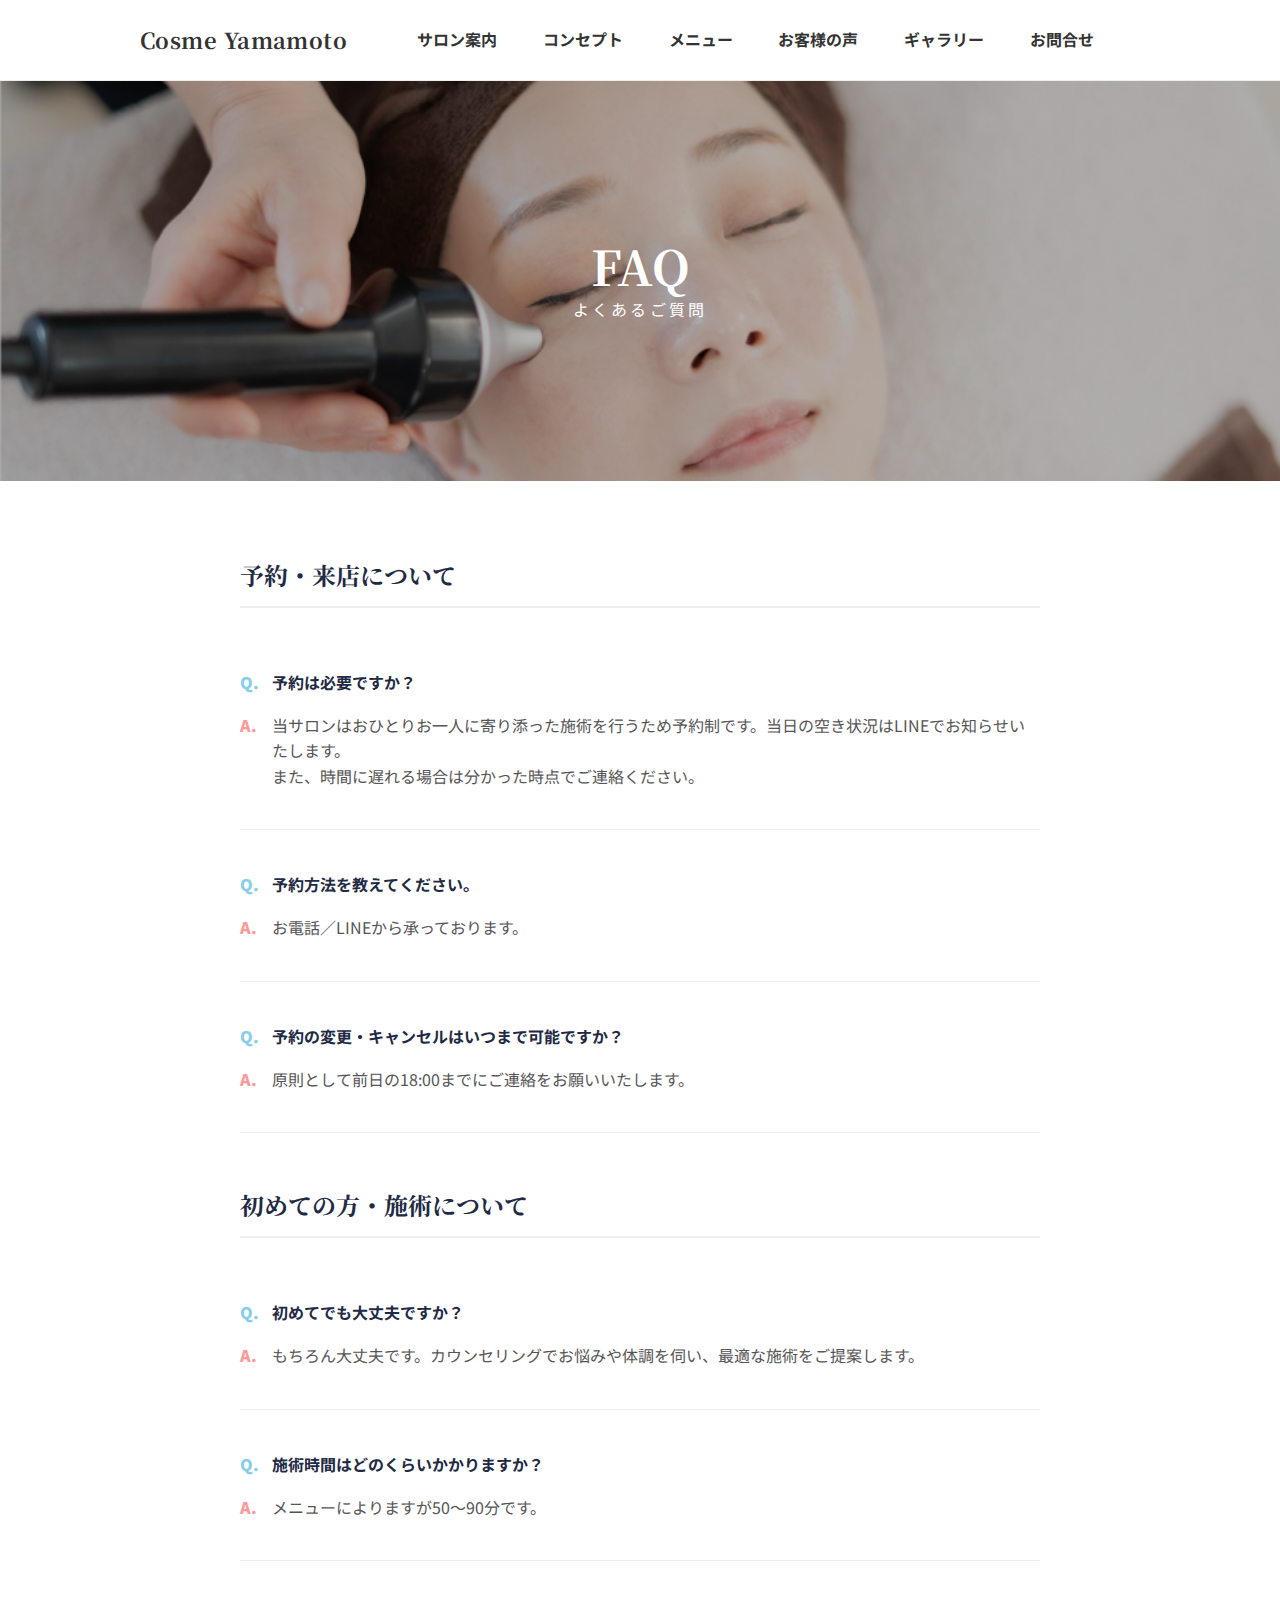
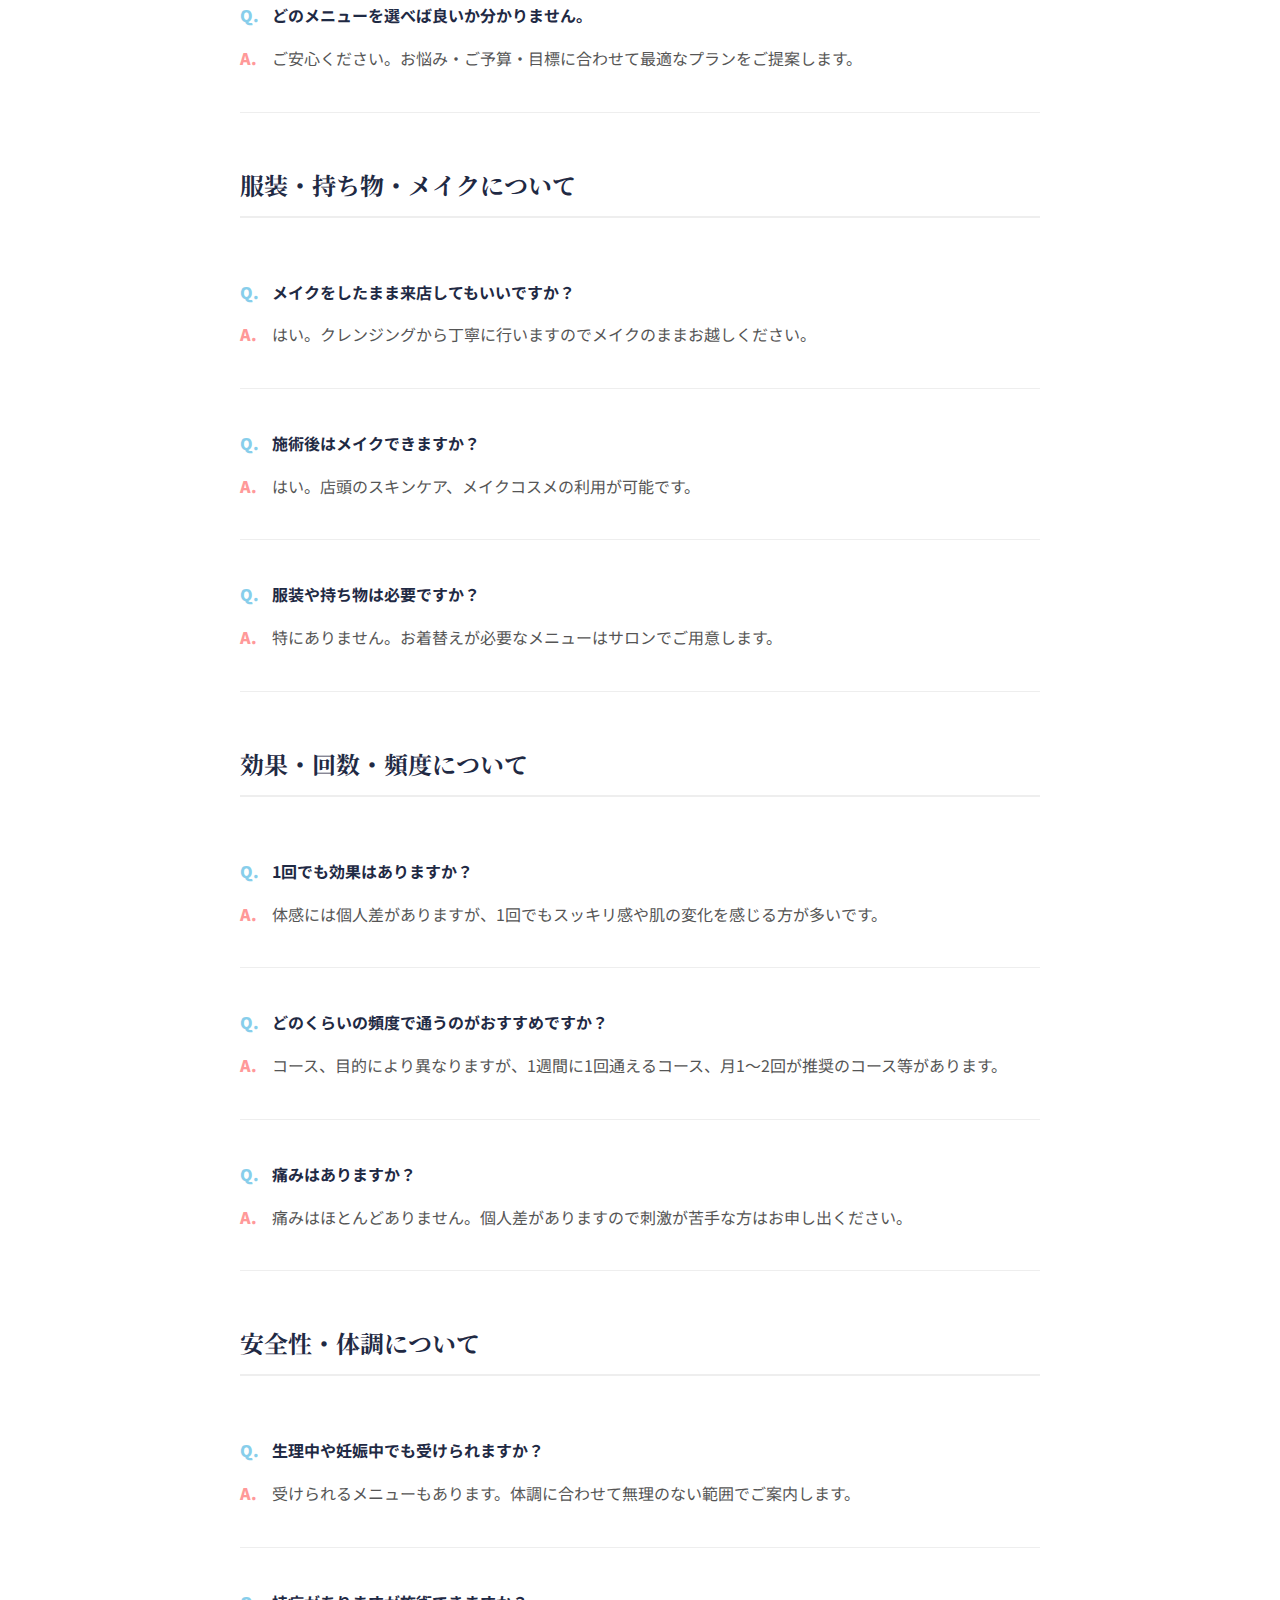
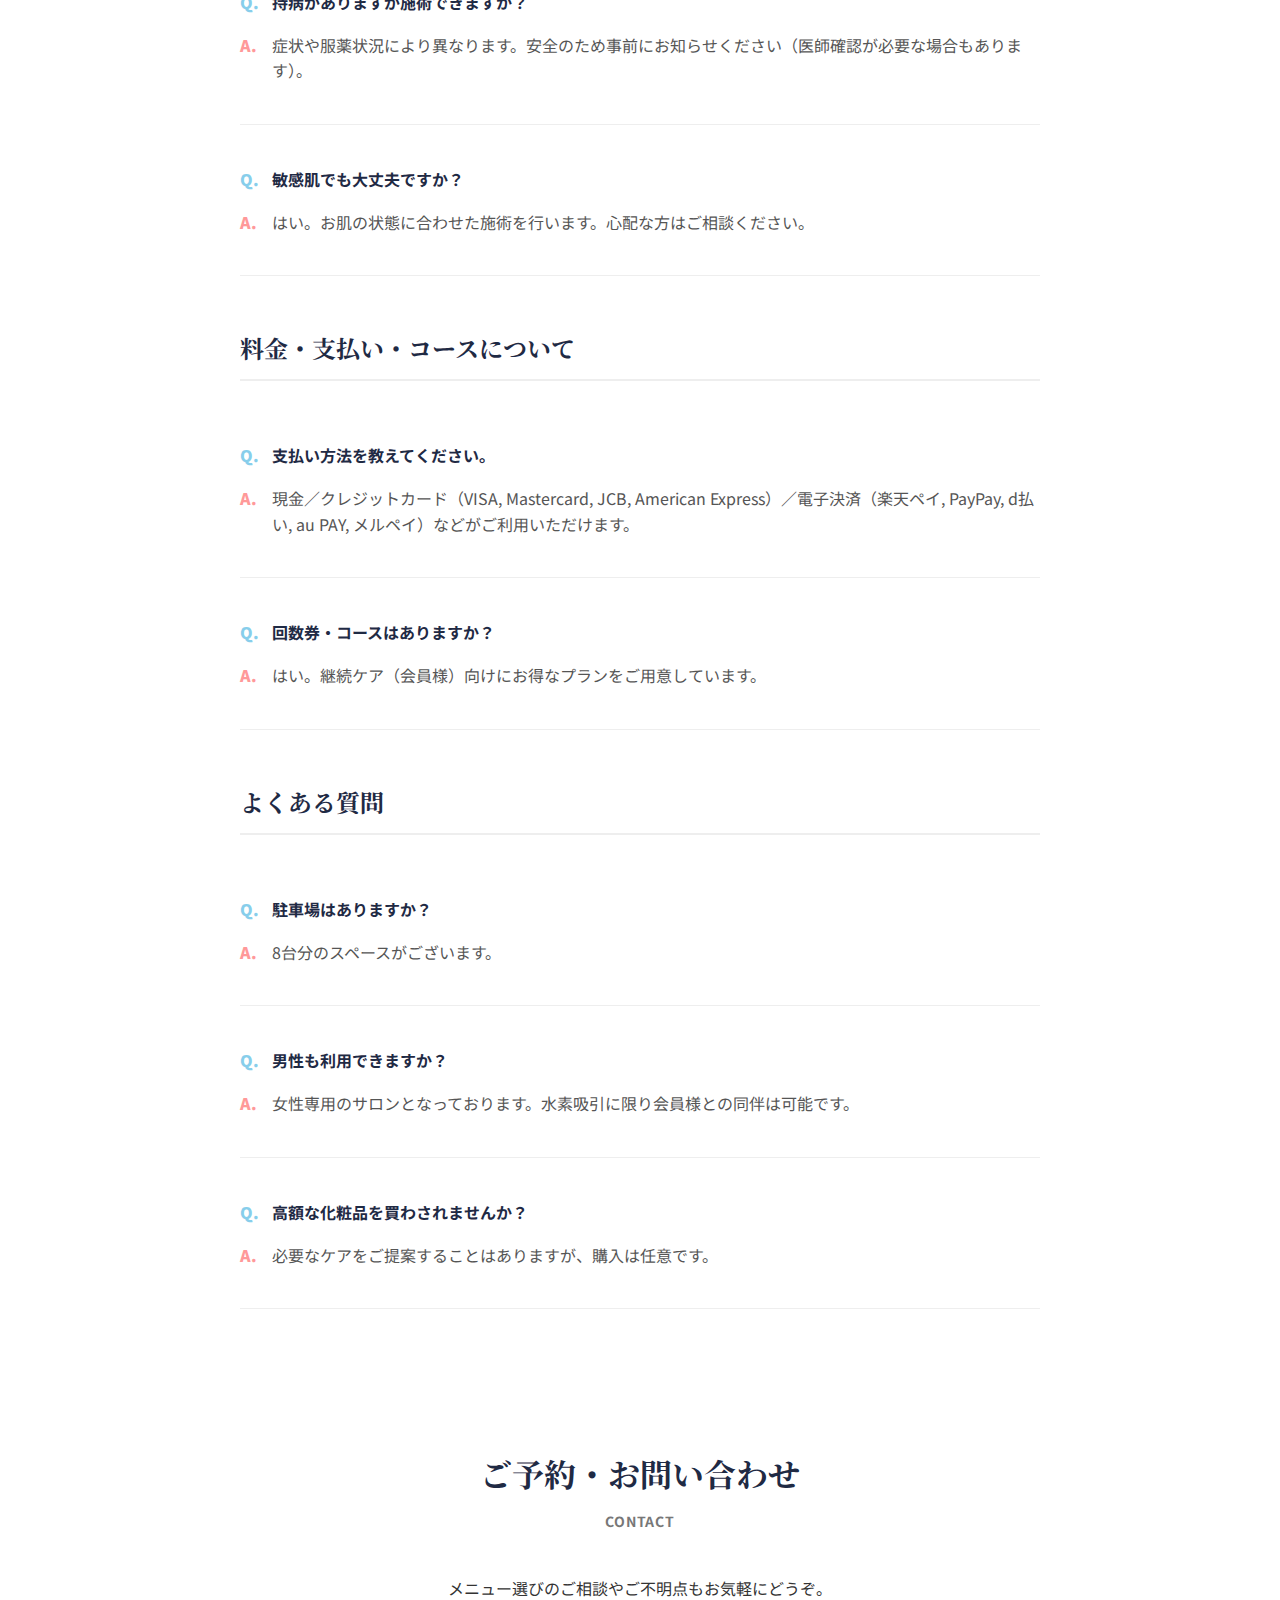
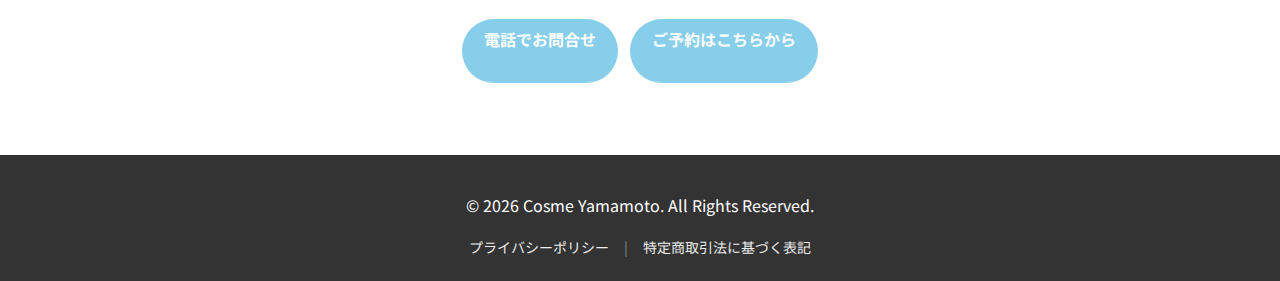
<file: faq.html>
<!DOCTYPE html>
<html lang="ja">

<head>
    <meta charset="UTF-8">
    <meta name="viewport" content="width=device-width, initial-scale=1, viewport-fit=cover">
    <title>よくあるご質問 | Cosme Yamamoto</title>
    <link rel="icon" href="images/cherie-favicon.png" type="image/png">
    <meta name="description" content="コスメ山本FAQ｜初回来店前に知りたい疑問をまとめました。頻度の目安、当日の流れ、キャンセル、肌状態の相談についても案内。">
    <meta name="format-detection" content="telephone=no">
    <link rel="stylesheet" href="style.css?v=20251003">
    <link
        href="https://fonts.googleapis.com/css2?family=Noto+Serif+JP:wght@400;700&family=Noto+Sans+JP:wght@400;700&display=swap"
        rel="stylesheet">
    <style>
        /* FAQ Specific Styles */
        #faq-hero {
            background-image: linear-gradient(rgba(0, 0, 0, 0.3), rgba(0, 0, 0, 0.3)), url('images/cosyama.cherie.esthe.9.png');
            min-height: clamp(280px, 45vh, 400px);
            background-size: cover;
            background-position: center;
            display: flex;
            justify-content: center;
            align-items: center;
            color: white;
            text-align: center;
        }

        #faq-hero .hero-content h1 {
            font-family: var(--font-serif);
            font-size: clamp(24px, 6vw, 48px);
            margin: 0;
            color: white;
        }

        #faq-hero .hero-content p {
            color: white;
            margin: 0;
            letter-spacing: .2em;
        }

        .faq-list {
            max-width: 800px;
            margin: 0 auto;
        }

        .faq-category-title {
            margin: 50px 0 20px;
            padding-bottom: 10px;
            border-bottom: 2px solid #eee;
            font-family: var(--font-serif);
            font-size: clamp(20px, 3vw, 24px);
            color: var(--heading-color, #1f2a44);
        }

        .faq-category-title:first-child {
            margin-top: 0;
        }

        .faq-item {
            border-bottom: 1px solid #eee;
            padding: 24px 0;
        }

        .faq-question {
            font-weight: 700;
            color: var(--heading-color, #1f2a44);
            margin-bottom: 12px;
            position: relative;
            padding-left: 2em;
        }

        .faq-question::before {
            content: 'Q.';
            position: absolute;
            left: 0;
            color: #87CEEB;
            font-weight: 900;
        }

        .faq-answer {
            color: #555;
            padding-left: 2em;
            position: relative;
            line-height: 1.6;
        }

        .faq-answer::before {
            content: 'A.';
            position: absolute;
            left: 0;
            color: #ff9999;
            font-weight: 900;
        }

        /* Fluid Typography (in-page) */
        html {
            font-size: clamp(15px, 1.6vw, 18px);
        }

        h1 {
            font-size: clamp(28px, 6vw, 40px);
            line-height: 1.2;
        }

        h2,
        .section-title {
            font-size: clamp(22px, 4.6vw, 32px);
            line-height: 1.3;
        }

        .section-subtitle {
            font-size: clamp(12px, 2.6vw, 14px);
            letter-spacing: .06em;
        }

        p,
        li {
            font-size: clamp(14px, 2.6vw, 16px);
        }

        .btn,
        button {
            font-size: clamp(14px, 2.8vw, 16px);
            line-height: 1.25;
        }
    </style>
    <script defer src="script.js"></script>
    <link rel="canonical" href="faq.html">
    <meta name="theme-color" content="#87CEEB">
</head>

<body>
    <div id="site-header"></div>

    <main>
        <section id="faq-hero">
            <div class="hero-content">
                <h1>FAQ</h1>
                <p>よくあるご質問</p>
            </div>
        </section>

        <section class="section">
            <div class="container">
                <div class="faq-list">

                    <h3 class="faq-category-title">予約・来店について</h3>
                    <div class="faq-item">
                        <p class="faq-question">予約は必要ですか？</p>
                        <p class="faq-answer">
                            当サロンはおひとりお一人に寄り添った施術を行うため予約制です。当日の空き状況はLINEでお知らせいたします。<br>また、時間に遅れる場合は分かった時点でご連絡ください。</p>
                    </div>
                    <div class="faq-item">
                        <p class="faq-question">予約方法を教えてください。</p>
                        <p class="faq-answer">お電話／LINEから承っております。</p>
                    </div>
                    <div class="faq-item">
                        <p class="faq-question">予約の変更・キャンセルはいつまで可能ですか？</p>
                        <p class="faq-answer">原則として前日の18:00までにご連絡をお願いいたします。</p>
                    </div>

                    <h3 class="faq-category-title">初めての方・施術について</h3>
                    <div class="faq-item">
                        <p class="faq-question">初めてでも大丈夫ですか？</p>
                        <p class="faq-answer">もちろん大丈夫です。カウンセリングでお悩みや体調を伺い、最適な施術をご提案します。</p>
                    </div>
                    <div class="faq-item">
                        <p class="faq-question">施術時間はどのくらいかかりますか？</p>
                        <p class="faq-answer">メニューによりますが50〜90分です。</p>
                    </div>
                    <div class="faq-item">
                        <p class="faq-question">どのメニューを選べば良いか分かりません。</p>
                        <p class="faq-answer">ご安心ください。お悩み・ご予算・目標に合わせて最適なプランをご提案します。</p>
                    </div>

                    <h3 class="faq-category-title">服装・持ち物・メイクについて</h3>
                    <div class="faq-item">
                        <p class="faq-question">メイクをしたまま来店してもいいですか？</p>
                        <p class="faq-answer">はい。クレンジングから丁寧に行いますのでメイクのままお越しください。</p>
                    </div>
                    <div class="faq-item">
                        <p class="faq-question">施術後はメイクできますか？</p>
                        <p class="faq-answer">はい。店頭のスキンケア、メイクコスメの利用が可能です。</p>
                    </div>
                    <div class="faq-item">
                        <p class="faq-question">服装や持ち物は必要ですか？</p>
                        <p class="faq-answer">特にありません。お着替えが必要なメニューはサロンでご用意します。</p>
                    </div>

                    <h3 class="faq-category-title">効果・回数・頻度について</h3>
                    <div class="faq-item">
                        <p class="faq-question">1回でも効果はありますか？</p>
                        <p class="faq-answer">体感には個人差がありますが、1回でもスッキリ感や肌の変化を感じる方が多いです。</p>
                    </div>
                    <div class="faq-item">
                        <p class="faq-question">どのくらいの頻度で通うのがおすすめですか？</p>
                        <p class="faq-answer">コース、目的により異なりますが、1週間に1回通えるコース、月1〜2回が推奨のコース等があります。</p>
                    </div>
                    <div class="faq-item">
                        <p class="faq-question">痛みはありますか？</p>
                        <p class="faq-answer">痛みはほとんどありません。個人差がありますので刺激が苦手な方はお申し出ください。</p>
                    </div>

                    <h3 class="faq-category-title">安全性・体調について</h3>
                    <div class="faq-item">
                        <p class="faq-question">生理中や妊娠中でも受けられますか？</p>
                        <p class="faq-answer">受けられるメニューもあります。体調に合わせて無理のない範囲でご案内します。</p>
                    </div>
                    <div class="faq-item">
                        <p class="faq-question">持病がありますが施術できますか？</p>
                        <p class="faq-answer">症状や服薬状況により異なります。安全のため事前にお知らせください（医師確認が必要な場合もあります）。</p>
                    </div>
                    <div class="faq-item">
                        <p class="faq-question">敏感肌でも大丈夫ですか？</p>
                        <p class="faq-answer">はい。お肌の状態に合わせた施術を行います。心配な方はご相談ください。</p>
                    </div>

                    <h3 class="faq-category-title">料金・支払い・コースについて</h3>
                    <div class="faq-item">
                        <p class="faq-question">支払い方法を教えてください。</p>
                        <p class="faq-answer">現金／クレジットカード（VISA, Mastercard, JCB, American Express）／電子決済（楽天ペイ, PayPay,
                            d払い, au PAY, メルペイ）などがご利用いただけます。</p>
                    </div>
                    <div class="faq-item">
                        <p class="faq-question">回数券・コースはありますか？</p>
                        <p class="faq-answer">はい。継続ケア（会員様）向けにお得なプランをご用意しています。</p>
                    </div>

                    <h3 class="faq-category-title">よくある質問</h3>
                    <div class="faq-item">
                        <p class="faq-question">駐車場はありますか？</p>
                        <p class="faq-answer">8台分のスペースがございます。</p>
                    </div>
                    <div class="faq-item">
                        <p class="faq-question">男性も利用できますか？</p>
                        <p class="faq-answer">女性専用のサロンとなっております。水素吸引に限り会員様との同伴は可能です。</p>
                    </div>
                    <div class="faq-item">
                        <p class="faq-question">高額な化粧品を買わされませんか？</p>
                        <p class="faq-answer">必要なケアをご提案することはありますが、購入は任意です。</p>
                    </div>

                </div>
            </div>
        </section>

        <section class="section">
            <div class="container" style="text-align:center;">
                <h2 class="section-title">ご予約・お問い合わせ</h2>
                <p class="section-subtitle">CONTACT</p>
                <p>メニュー選びのご相談やご不明点もお気軽にどうぞ。</p>
                <div style="display:flex; gap:12px; flex-wrap: wrap; justify-content:center;">
                    <a href="tel:0299960033" class="btn">電話でお問合せ</a>
                    <a href="https://lin.ee/vxOofln" class="btn">ご予約はこちらから</a>
                </div>
            </div>
        </section>
    </main>

    <footer class="footer">
        <div class="container">
            <p>&copy; <span id="y"></span> Cosme Yamamoto. All Rights Reserved.</p>
            <nav class="footer-links" aria-label="フッターリンク">
                <a href="privacy.html">プライバシーポリシー</a>
                <span class="divider"> | </span>
                <a href="legal.html">特定商取引法に基づく表記</a>
            </nav>
        </div>
    </footer>

    <script src="scripts/header-include.js" defer></script>
</body>

</html>
</file>
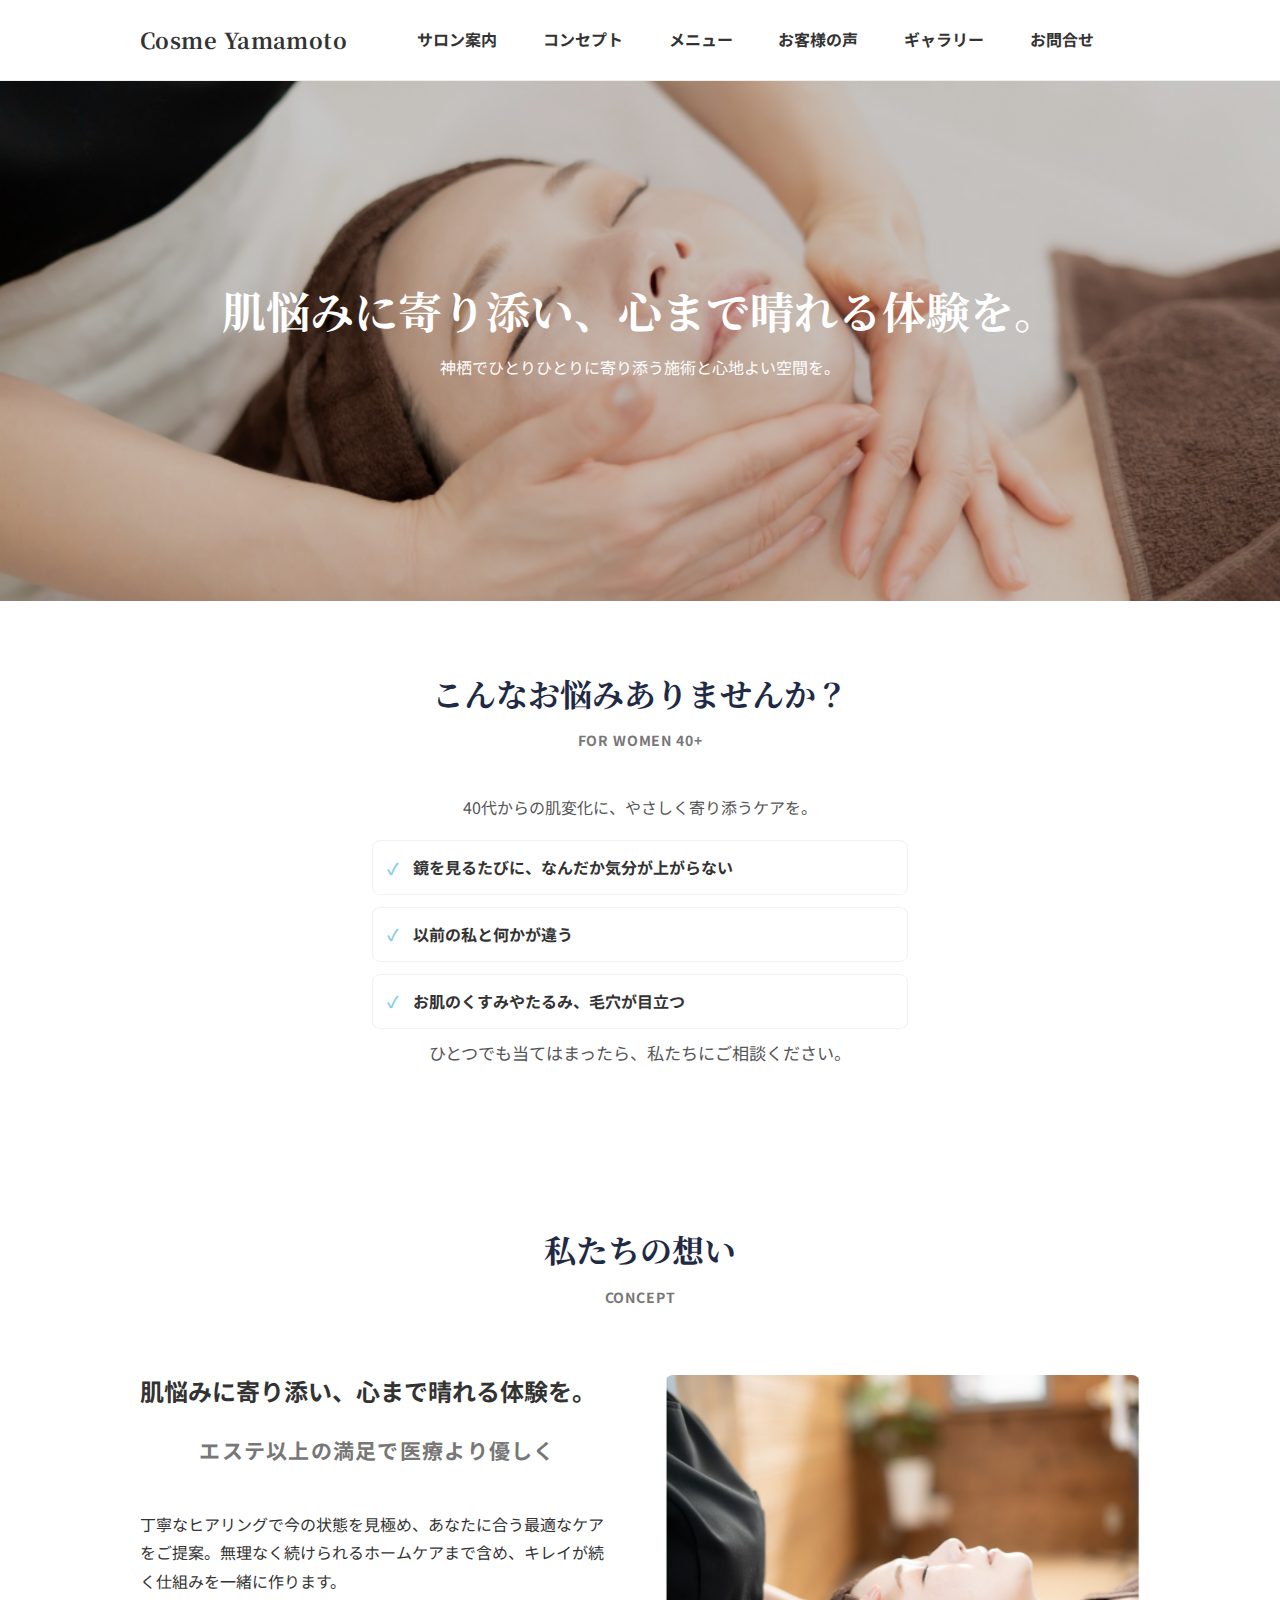
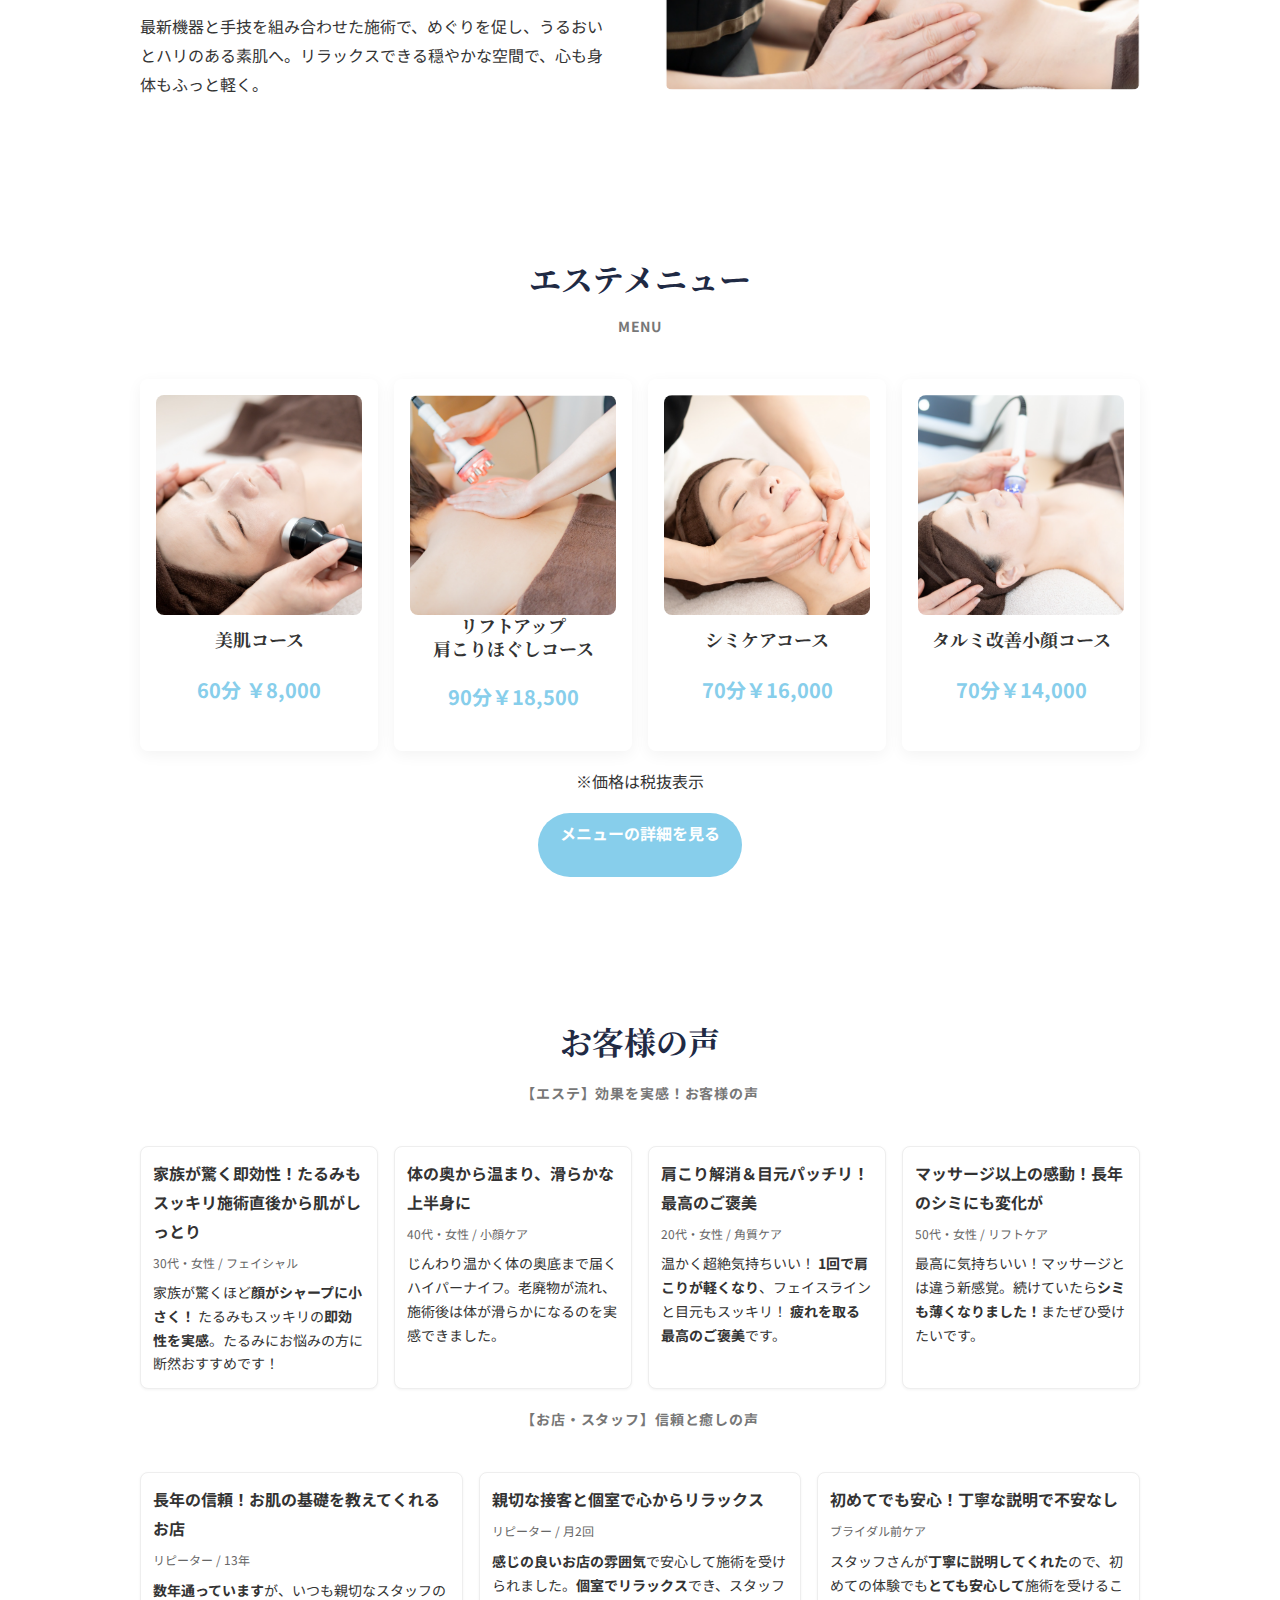
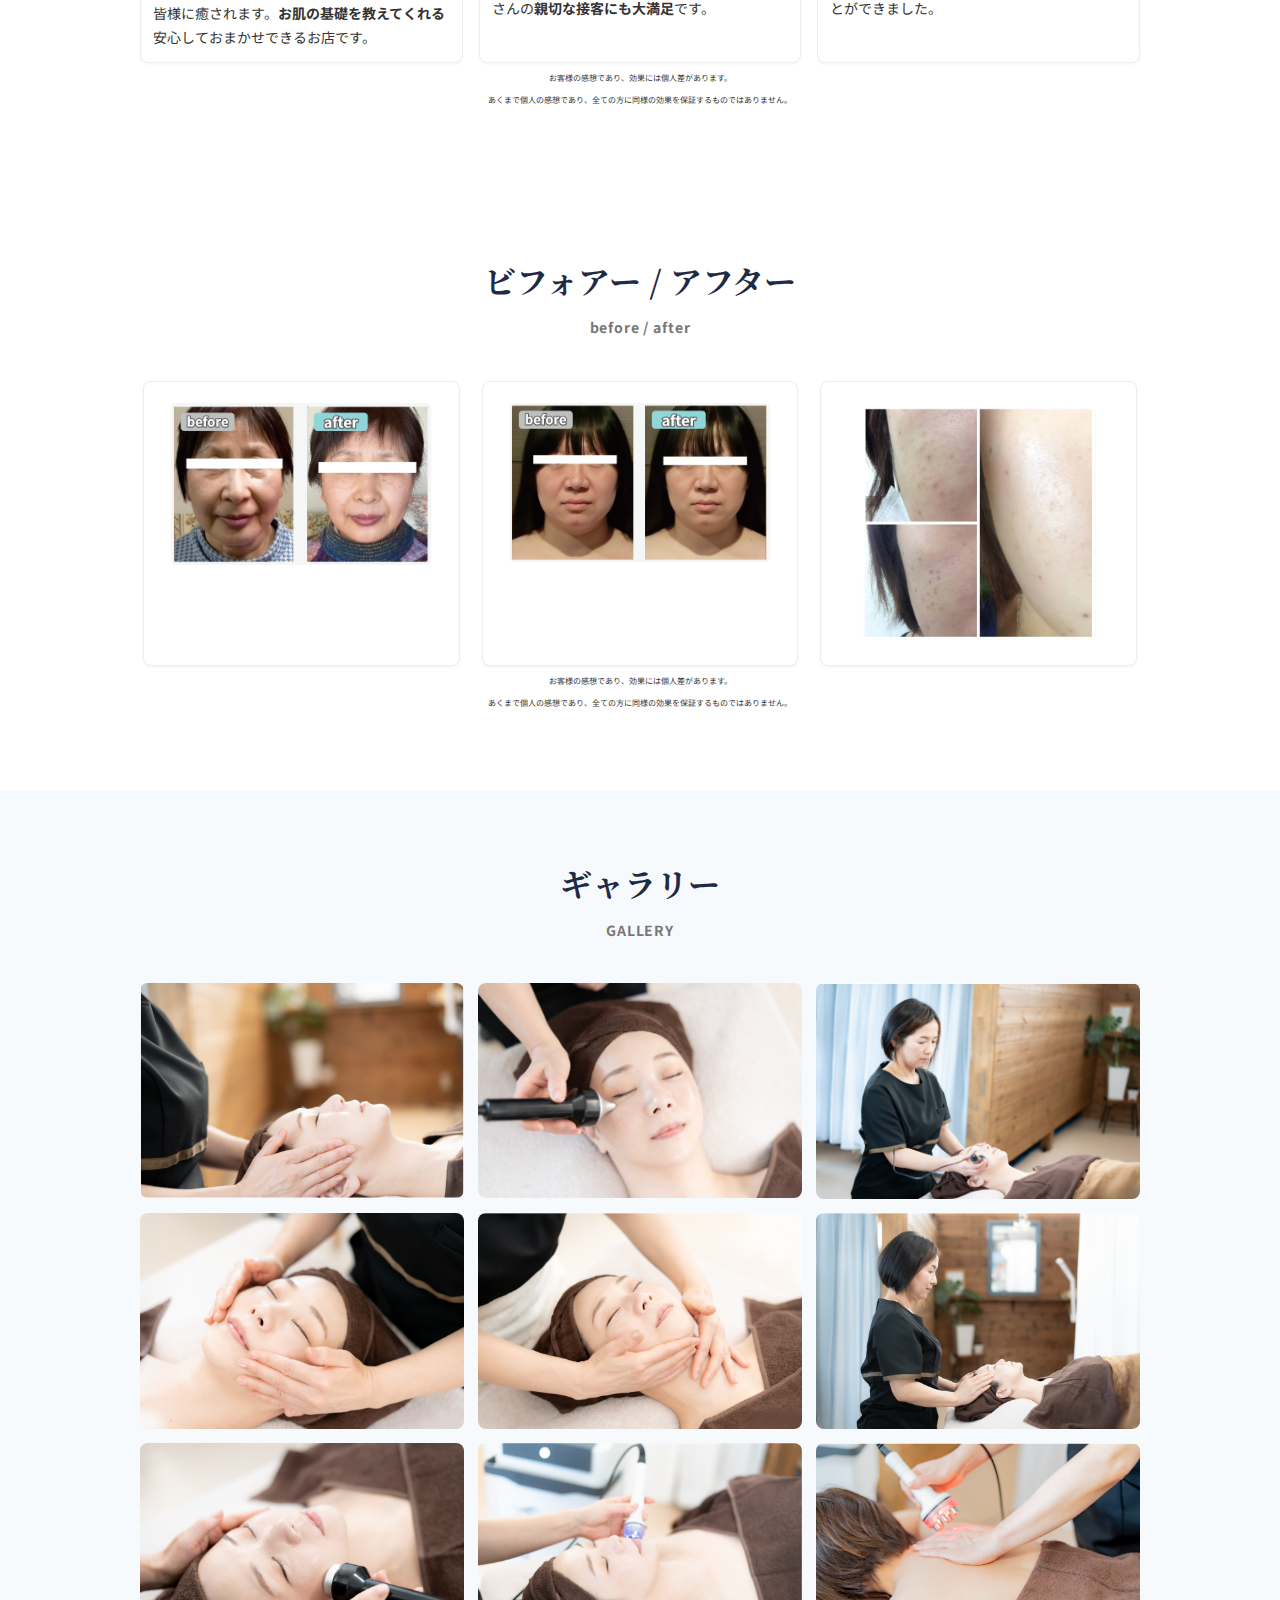
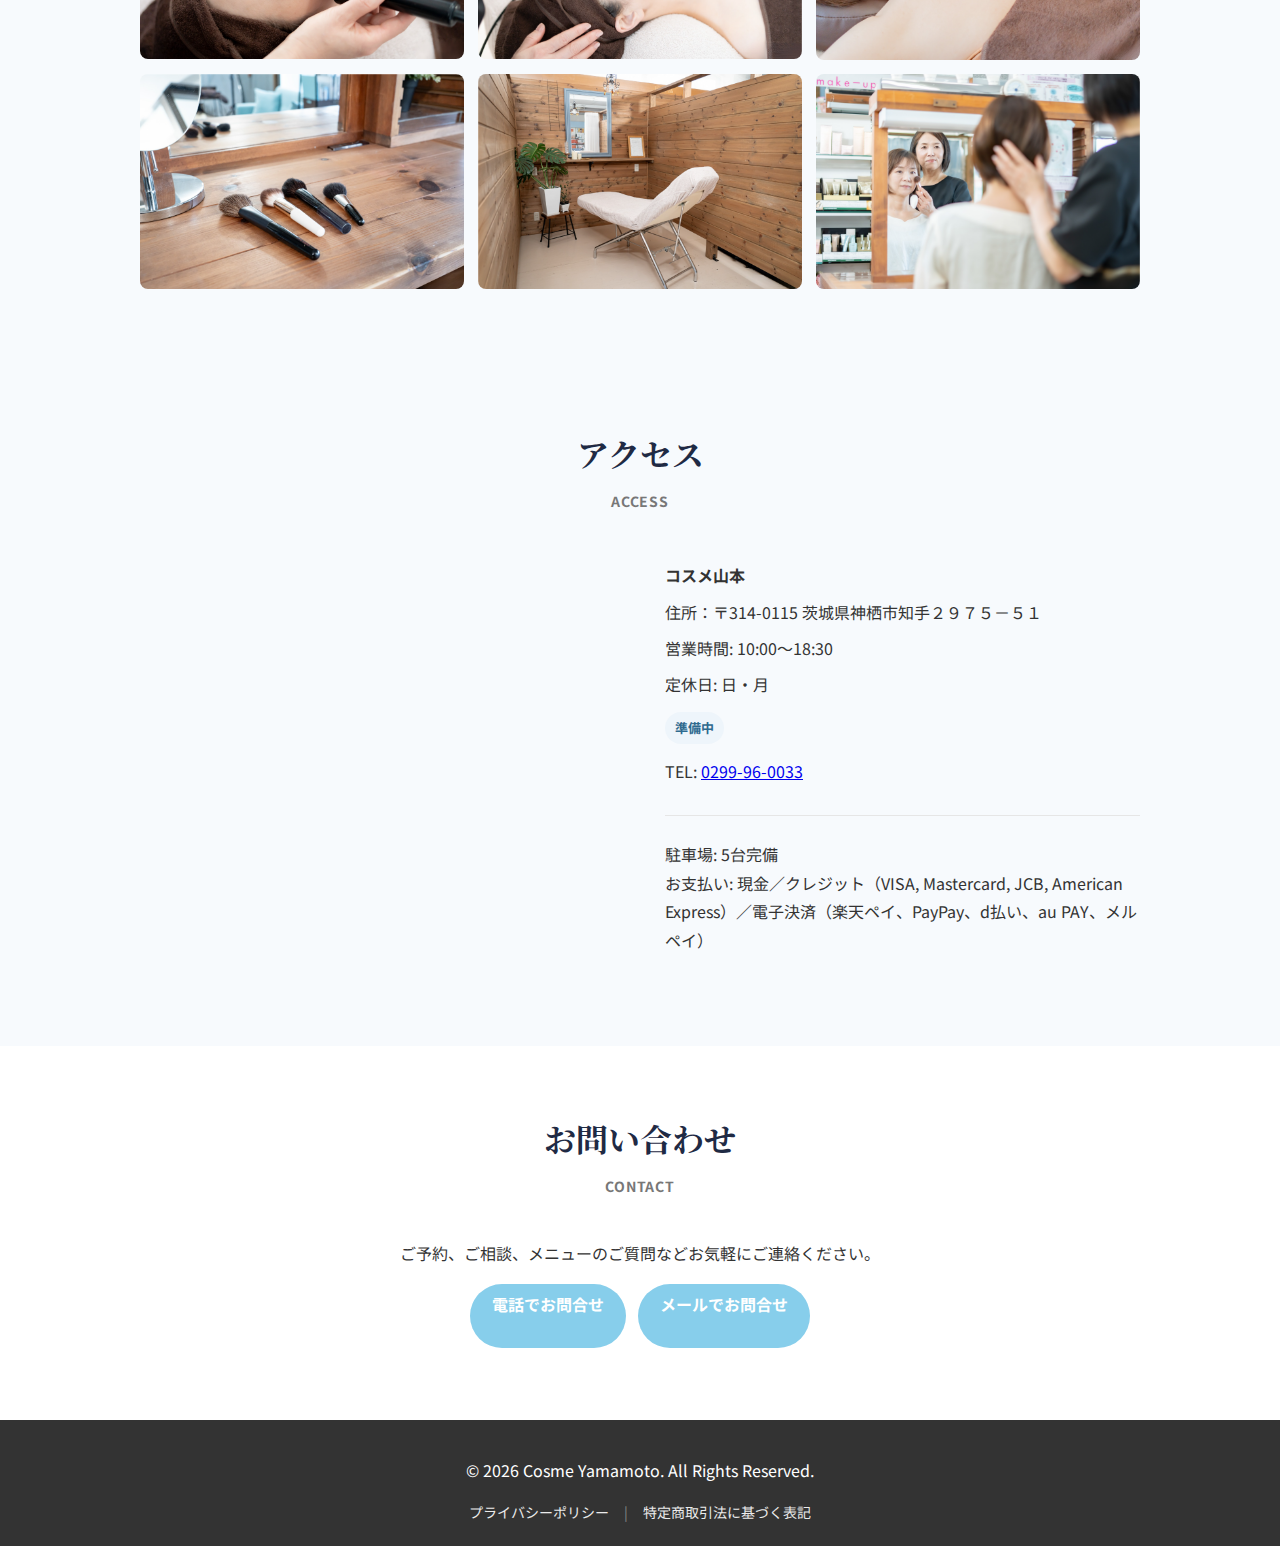
<file: index.backup-20251210-0004.html>
﻿  <style>
    /* Before/After cards */
    #before-after .before-after-grid {
      display: grid;
      grid-template-columns: repeat(3, minmax(0, 1fr));
      gap: 16px;
    }
    #before-after .ba-card {
      background: #fff;
      border: 1px solid #eee;
      border-radius: 8px;
      padding: 12px;
      box-shadow: 0 1px 3px rgba(0,0,0,.05);
    }
    #before-after .ba-images {
      display: grid;
      grid-template-columns: 1fr 1fr;
      gap: 8px;
      align-items: stretch;
    }
    #before-after .ba-images img {
      width: 100%;
      height: auto;
      display: block;
      border-radius: 6px;
    }
    #before-after .ba-cap {
      display: block;
      font-size: 12px;
      color: #666;
      text-align: center;
      margin-top: 4px;
      letter-spacing: .06em;
    }
    @media (max-width: 900px) {
      #before-after .before-after-grid { grid-template-columns: 1fr; }
    }
  </style>
<!DOCTYPE html>
<html lang="ja">
<head>
  <meta charset="UTF-8">
  <meta name="viewport" content="width=device-width, initial-scale=1, viewport-fit=cover">
  <title>コスメ山本神栖エステサロン</title>
  <meta name="description" content="コスメ山本は、神栖市のフェイシャル専門エステサロン。丁寧なカウンセリングと心地よいケアで、自然体の美しさを引き出します。">
  <link rel="stylesheet" href="style.css?v=20251003">
  <link href="https://fonts.googleapis.com/css2?family=Noto+Serif+JP:wght@400;700&family=Noto+Sans+JP:wght@400;700&display=swap" rel="stylesheet">
  <meta name="format-detection" content="telephone=no">
  <style>
  /* Inline override to guarantee SP/PC behavior */
  /* PC default: show 1-line paragraph, hide SP variant */
  #hero .hero-content .hero-title--sp { display: none; }
  #hero .hero-content .hero-sub       { white-space: nowrap; }
  #hero .hero-content .hero-sub-sp    { display: none; }
  /* SP: show split title + split paragraph, hide PC ones */
  @media (max-width: 768px) {
    #hero .hero-content .hero-title--sp { display: block !important; }
    #hero .hero-content h1:not(.hero-title--sp) { display: none !important; }
    #hero .hero-content .hero-sub { display: none !important; }
    #hero .hero-content .hero-sub-sp { display: block !important; }
  }
</style>
    <style>
      .consult-note { margin-top: .5rem; font-size: .95rem; color: #555; line-height: 1.8; text-align: center; }
    </style>
  <style>
    /* Fluid Typography (in-page) */
    html { font-size: clamp(15px, 1.6vw, 18px); }
    h1 { font-size: clamp(28px, 6vw, 40px); line-height: 1.2; }
    h2, .section-title { font-size: clamp(22px, 4.6vw, 32px); line-height: 1.3; }
    h3 { font-size: clamp(18px, 3.4vw, 24px); line-height: 1.4; }
    small, .small, .section-subtitle { font-size: clamp(12px, 2.6vw, 14px); letter-spacing: .06em; }
    p, li { font-size: clamp(14px, 2.6vw, 16px); }
    .btn, button { font-size: clamp(14px, 2.8vw, 16px); line-height: 1.25; }
  </style>
  <style>
  /* Empathy SP box sizing */
  @media (max-width: 768px) {
    #empathy .container { width: 100%; max-width: none; padding-left: 16px; padding-right: 16px; }
    #empathy .empathy-list { width: 100%; max-width: none; box-sizing: border-box; justify-items: stretch; }
    #empathy .empathy-list li { width: 100%; max-width: 100%; box-sizing: border-box; }
  }
</style>
  <style>
    /* Voice disclaimers (tiny caution note) */
    .voice-disclaimer { font-size: 8px !important; line-height: 1.6; color: #666; text-align: center; margin-top: 8px; }
  </style>
<style>
  /* ホームのエステメニュー: PCで4列、SPで1列 */
  #home-menu .home-menu-cards {
    display: grid;
    grid-template-columns: repeat(4, minmax(0, 1fr));
    gap: 16px;
  }
  @media (max-width: 900px) {
    #home-menu .home-menu-cards { grid-template-columns: 1fr; }
  }
</style>
<style>
  /* リフトアップ肩こりほぐし（2行見出し）の行間最適化 */
  #home-menu .home-menu-card.liftup-course h3 {
    line-height: 1.15;
    margin: 0;
  }
  #home-menu .home-menu-card.liftup-course h3 + h3 {
    margin-top: 2px;
    margin-bottom: 10px; /* 価格との間だけ少し余白 */
  }
</style>
  <style>
  /* Before/After: figureのオーバーフロー制御 */
  #before-after .ba-images figure { overflow: visible; }
</style>
  <style>
    /* Before/After 拡大用の縦サイズ確保 */
    #before-after .ba-zoom { min-height: 280px; }
    @media (max-width: 900px) { #before-after .ba-zoom { min-height: 200px; } }
  </style>
  <style>
    /* Before/After: 1・2枚目 画像サイズ指定 */
    #before-after .ba-zoom img {
      height: 150px;
      width: auto;
      aspect-ratio: 4 / 1;
      transform: none !important;
    }</style>
  <style>
    /* Voice: 画像の拡大比率に合わせて横幅を拡張（縦150px）*/
    #voice .voice-image-before, #voice .voice-image-after { overflow: visible; }
    #voice .voice-image-before img, #voice .voice-image-after img {
      height: 150px;
      width: auto !important;
      max-width: none !important;
      aspect-ratio: 4 / 1;
      transform: none !important;
      display: block;
    }
  </style>
  <style>
    /* Voice: 1・2枚目の写真を横600pxに固定（高さは自動） */
    #voice .voice-items .voice-item:nth-child(-n+2) .voice-image-before img,
    #voice .voice-items .voice-item:nth-child(-n+2) .voice-image-after img {
      width: 600px !important;
      height: auto !important;
      max-width: none !important;
      aspect-ratio: auto !important;
      transform: none !important;
      display: block;
    }
  </style>
  <style>
    /* Before/After: 1・2枚目の写真を横600pxに固定（高さは自動） */
    #before-after .before-after-grid .ba-card:nth-child(-n+2) .ba-images img {
      width: 600px !important;
      height: auto !important;
      max-width: none !important;
      aspect-ratio: auto !important;
      transform: none !important;
      display: block;
    }
  </style>
  <style>
    /* Before/After: 単枚画像を中央配置＆カード幅にフィット */
    #before-after .ba-images .ba-single { grid-column: 1 / -1; display:flex; justify-content:center; align-items:center; }
    #before-after .ba-images .ba-single img { width: 90% !important; height: auto !important; max-width: 90% !important; }
  </style>
  <style>
    /* Before/After: 各カードを90%幅・中央寄せ */
    #before-after .ba-card { width: 90%; margin: 0 auto; }
  </style>
  <style>
    /* Before/After: 1枚目カードの写真を90% */
    #before-after .before-after-grid .ba-card:nth-child(1) .ba-single img {
      width: 90% !important;
      max-width: 90% !important;
      height: auto !important;
    }
  </style>
  <style>
    /* Before/After: 1枚目カードの写真を縦120px・横は自動 */
    #before-after .before-after-grid .ba-card:nth-child(1) .ba-single img {
      height: 120px !important;
      width: auto !important;
      max-width: 100% !important;
    }
  </style>
  <style>
    /* Before/After: 1枚目カードの写真を縦200px・横は自動 */
    #before-after .before-after-grid .ba-card:nth-child(1) .ba-single img {
      height: 200px !important;
      width: auto !important;
      max-width: 100% !important;
      aspect-ratio: auto !important;
    }
  </style>

  <style>
    /* Voice cards: 上段4・下段3、SPは1カラム */
    #voice .voice-group { margin-top: 18px; }
    #voice .voice-cards { display: grid; gap: 16px; }
    #voice .voice-cards.voice-cards-4 { grid-template-columns: repeat(4, 1fr); }
    #voice .voice-cards.voice-cards-3 { grid-template-columns: repeat(3, 1fr); }
    #voice .voice-card { background: #fff; border: 1px solid #eee; border-radius: 8px; padding: 12px; box-shadow: 0 1px 3px rgba(0,0,0,.05); }
    #voice .voice-card .voice-title { font-weight: 700; margin: 0 0 6px; font-size: 16px; }
    #voice .voice-card .voice-meta { color: #666; font-size: 12px; margin: 0 0 8px; }
    #voice .voice-card .voice-text { font-size: 14px; line-height: 1.7; margin: 0; }
    @media (max-width: 900px) { #voice .voice-cards { grid-template-columns: 1fr; } }
  </style>
  <style>
    /* Before/After: 1枚目画像は元の縦横比を保持 */
    #before-after .before-after-grid .ba-card:nth-child(1) .ba-single img {
      height: auto !important;
      aspect-ratio: auto !important;
      object-fit: contain;
    }
  </style>
  <style>
    /* Before/After: 1枚目画像をカード内に収める（拡大しすぎず比率維持） */
    #before-after .before-after-grid .ba-card:nth-child(1) .ba-single img {
      max-width: 100% !important;  /* カード幅を超えない */
      width: auto !important;      /* 元サイズ以上に拡大しない */
      height: auto !important;     /* 縦横比維持 */
      object-fit: contain;         /* 枠内に収める */
      display: block;
      margin: 0;                   /* 余白はカードpadding（12px）に委譲 */
    }
  </style>
  <style>
    /* Before/After: 1枚目の画像を拡大（比率維持・カード内に収める） */
    #before-after .before-after-grid .ba-card:nth-child(1) .ba-single img {
      width: 100% !important;
      max-width: 100% !important;
      height: auto !important;
      object-fit: contain;
      display: block;
    }
  </style>
  <style>
    /* Before/After: 1枚目の画像を110%拡大（比率維持・中央、はみ出し非表示） */
    #before-after .before-after-grid .ba-card:nth-child(1) .ba-single { overflow: hidden; border-radius: 6px; }
    #before-after .before-after-grid .ba-card:nth-child(1) .ba-single img {
      width: 100% !important;
      height: auto !important;
      transform: scale(1.1);
      transform-origin: center center;
      display: block;
    }
  </style>
  <style>
    /* Before/After: 1枚目画像を110%拡大（既存の transform:none !important を上書き） */
    #before-after .before-after-grid .ba-card:nth-child(1) .ba-images .ba-single { overflow: hidden; }
    #before-after .before-after-grid .ba-card:nth-child(1) .ba-images .ba-single img {
      width: 100% !important;
      height: auto !important;
      transform: scale(1.1) !important;
      transform-origin: center center !important;
      display: block;
    }
  </style>
  <style>
    /* Before/After: 1枚目画像を更に110%拡大（合計約121%） */
    #before-after .before-after-grid .ba-card:nth-child(1) .ba-images .ba-single img {
      transform: scale(1.21) !important;
      transform-origin: center center !important;
    }
  </style>
  <style>
    /* Before/After: 1枚目カード全体を拡大（枠＝カードpaddingも含む） */
    #before-after .before-after-grid .ba-card:nth-child(1) {
      transform: scale(1.21) !important;
      transform-origin: center center !important;
      z-index: 3;
    }
    /* 画像側のスケールは打ち消して二重拡大を避ける */
    #before-after .before-after-grid .ba-card:nth-child(1) .ba-images .ba-single img {
      transform: none !important;
    }
  </style>
  <style>
    /* Before/After: カードサイズは維持、画像貼り付けスペースのみ拡大（約121%） */
    #before-after .before-after-grid .ba-card:nth-child(1) { transform: none !important; }
    #before-after .before-after-grid .ba-card:nth-child(1) .ba-images .ba-single { overflow: hidden; }
    #before-after .before-after-grid .ba-card:nth-child(1) .ba-images .ba-single img {
      width: 100% !important;
      height: auto !important;
      transform: scale(1.21) !important;
      transform-origin: center center !important;
      display: block;
    }
  </style>
  <style>
    /* Before/After: 1枚目はカードサイズ維持のまま、写真配置枠だけ同比率拡大（見切れ無し） */
    #before-after .before-after-grid .ba-card:nth-child(1) { transform: none !important; }
    #before-after .before-after-grid .ba-card:nth-child(1) .ba-images .ba-single {
      transform: scale(1.21) !important;      /* 高さ・横幅とも同比率拡大 */
      transform-origin: center center !important;
      overflow: visible !important;            /* 見切れを防ぎ、枠外へにじませる */
    }
    #before-after .before-after-grid .ba-card:nth-child(1) .ba-images .ba-single img {
      width: 100% !important;                  /* 枠に対して最大表示 */
      height: auto !important;                 /* 縦横比維持 */
      transform: none !important;              /* 画像側の拡大は無効化（枠のみ拡大） */
      object-fit: contain !important;          /* 比率維持で収める */
    }
  </style>
  <style>
    /* Before/After: 1枚目の写真配置枠を約131%に拡大（カードサイズは維持） */
    #before-after .before-after-grid .ba-card:nth-child(1) .ba-images .ba-single {
      transform: scale(1.31) !important;
      transform-origin: center center !important;
    }
  </style>
  <style>
    /* Before/After: 1～3枚目 同一仕様（配置枠スケール・画像仕様） */
    #before-after .before-after-grid .ba-card:nth-child(-n+3) .ba-images figure { margin: 0; }
    #before-after .before-after-grid .ba-card:nth-child(-n+3) .ba-images .ba-single {
      transform: scale(1.31) !important;
      transform-origin: center center !important;
      overflow: visible !important;
    }
    #before-after .before-after-grid .ba-card:nth-child(-n+3) .ba-images .ba-single img {
      width: 100% !important;
      height: auto !important;
      object-fit: contain !important;
      transform: none !important;
      display: block;
    }
  </style>
  <style>
    /* Before/After: 1〜3枚目の写真配置枠（figure）サイズを90%に */
    #before-after .before-after-grid .ba-card:nth-child(-n+3) .ba-images .ba-single {
      transform: scale(0.9) !important;
      transform-origin: center center !important;
    }
    /* カードサイズは維持。画像は比率維持で枠に追随 */
    #before-after .before-after-grid .ba-card:nth-child(-n+3) .ba-images .ba-single img {
      width: 100% !important;
      height: auto !important;
      object-fit: contain !important;
      transform: none !important;
      display: block;
    }
  </style></head>
<body>
  <div id="site-header"></div>

  <main>
    
    <section id="hero">
      <div class="hero-content">
        <h1 class="hero-title--sp">肌悩みに寄り添い、<br>心まで晴れる体験を。</h1>
        <h1>肌悩みに寄り添い、心まで晴れる体験を。</h1>          
        <p class="hero-sub">神栖でひとりひとりに寄り添う施術と心地よい空間を。</p>
        <p class="hero-sub-sp">神栖でひとりひとりに寄り添う施術と<br>心地よい空間を。</p>
      </div>
    </section>

    <section id="empathy" class="section empathy" aria-labelledby="empathy-title">
      <div class="container">
        <h2 id="empathy-title" class="section-title">こんなお悩みありませんか？</h2>
        <p class="section-subtitle">FOR WOMEN 40+</p>
        <p class="empathy-lead">40代からの肌変化に、やさしく寄り添うケアを。ひとつでも当てはまったら、私たちにご相談ください。</p>
        <ul class="empathy-list">
          <li>鏡を見るたびに、なんだか気分が上がらない</li>
          <li>以前の私と何かが違う</li>
          <li>お肌のくすみやたるみ、毛穴が目立つ</li>
        </ul>
      </div>
    </section>

    <section id="concept" class="section">
      <div class="container">
        <h2 class="section-title">私たちの想い</h2>
        <p class="section-subtitle">CONCEPT</p>
        <div class="concept-content">
          <div class="concept-text">
            <h3>肌悩みに寄り添い、心まで晴れる体験を。</h3>          <p class="section-subtitle" style="font-size: 21px;">エステ以上の満足で医療より優しく</p>
            <p>丁寧なヒアリングで今の状態を見極め、あなたに合う最適なケアをご提案。無理なく続けられるホームケアまで含め、キレイが続く仕組みを一緒に作ります。</p>
            <p>最新機器と手技を組み合わせた施術で、めぐりを促し、うるおいとハリのある素肌へ。リラックスできる穏やかな空間で、心も身体もふっと軽く。</p>
          </div>
          <div class="concept-image">
            <img src="images/facial-beauty-effect1.jpg" alt="コンセプトイメージ">
          </div>
        </div>
      </div>
    </section>

    <section id="home-menu" class="section">
      <div class="container">
        <h2 class="section-title">エステメニュー</h2>
        <p class="section-subtitle">MENU</p>
        <div class="home-menu-cards">
          <div class="home-menu-card">
            <a href="menu.html" class="menu-thumb-link"><img src="images/cosyama.cherie.esthe.10.png" alt="美肌コース"></a>
            <h3>美肌コース</h3>
            <p class="price">60分 ￥8,000</p>
          </div>
          <div class="home-menu-card liftup-course">
            <a href="menu.html" class="menu-thumb-link"><img src="images/cosyama.cherie.esthe.13.png" alt="リフトアップ肩こりほぐしコース"></a>
            <h3>リフトアップ</h3><h3>肩こりほぐしコース</h3>
            <p class="price">90分￥18,500</p>
          </div>
          <div class="home-menu-card">
            <a href="menu.html" class="menu-thumb-link"><img src="images/cosyama.cherie.esthe.6.png" alt="シミケアコース"></a>
            <h3>シミケアコース</h3>
            <p class="price">70分￥16,000</p>
          </div>
          <div class="home-menu-card">
            <a href="menu.html" class="menu-thumb-link"><img src="images/cosyama.cherie.esthe.11.png" alt="タルミ改善小顔コース"></a>
            <h3>タルミ改善小顔コース</h3>
            <p class="price">70分￥14,000</p>
          </div>
        </div>          <p style="text-align: center;">※価格は税抜表示</p>
        <div class="home-menu-actions" style="text-align:center; margin-top: 18px;">
          <a href="menu.html" class="btn">メニューの詳細を見る</a>
        </div>
      </div>
    </section>
    <section id="voice" class="section">
      <div class="container">
        <h2 class="section-title">お客様の声</h2>
        <div class="voice-group">
          <p class="section-subtitle">【エステ】効果を実感！お客様の声</p>
          <div class="voice-cards voice-cards-4" aria-label="エステの声（4件）">
            <article class="voice-card" aria-label="お客様の声1">
              <p class="voice-title">家族が驚く即効性！たるみもスッキリ施術直後から肌がしっとり</p>
              <p class="voice-meta">30代・女性 / フェイシャル</p>
              <p class="voice-text">家族が驚くほど<strong>顔がシャープに小さく！</strong> たるみもスッキリの<strong>即効性を実感</strong>。たるみにお悩みの方に断然おすすめです！</p>
            </article>
            <article class="voice-card" aria-label="お客様の声2">
              <p class="voice-title">体の奥から温まり、滑らかな上半身に</p>
              <p class="voice-meta">40代・女性 / 小顔ケア</p>
              <p class="voice-text">じんわり温かく体の奥底まで届くハイパーナイフ。老廃物が流れ、施術後は体が滑らかになるのを実感できました。</p>
            </article>
            <article class="voice-card" aria-label="お客様の声3">
              <p class="voice-title">肩こり解消＆目元パッチリ！最高のご褒美</p>
              <p class="voice-meta">20代・女性 / 角質ケア</p>
              <p class="voice-text">温かく超絶気持ちいい！<strong> 1回で肩こりが軽くなり</strong>、フェイスラインと目元もスッキリ！ <strong>疲れを取る最高のご褒美</strong>です。</p>
            </article>
            <article class="voice-card" aria-label="お客様の声4">
              <p class="voice-title">マッサージ以上の感動！長年のシミにも変化が</p>
              <p class="voice-meta">50代・女性 / リフトケア</p>
              <p class="voice-text">最高に気持ちいい！マッサージとは違う新感覚。続けていたら<strong>シミも薄くなりました！</strong>またぜひ受けたいです。</p>
            </article>
          </div>
        </div>
        <div class="voice-group">
          <p class="section-subtitle">【お店・スタッフ】信頼と癒しの声</p>
          <div class="voice-cards voice-cards-3" aria-label="お店・スタッフへの声（3件）">
            <article class="voice-card" aria-label="お客様の声A">
              <p class="voice-title">長年の信頼！お肌の基礎を教えてくれるお店</p>
              <p class="voice-meta">リピーター / 13年</p>
              <p class="voice-text"><strong>数年通っています</strong>が、いつも親切なスタッフの皆様に癒されます。<strong>お肌の基礎を教えてくれる</strong>安心しておまかせできるお店です。</p>
            </article>
            <article class="voice-card" aria-label="お客様の声B">
              <p class="voice-title">親切な接客と個室で心からリラックス</p>
              <p class="voice-meta">リピーター / 月2回</p>
              <p class="voice-text"><strong>感じの良いお店の雰囲気</strong>で安心して施術を受けられました。<strong>個室でリラックス</strong>でき、スタッフさんの<strong>親切な接客にも大満足</strong>です。</p>
            </article>
            <article class="voice-card" aria-label="お客様の声C">
              <p class="voice-title">初めてでも安心！丁寧な説明で不安なし</p>
              <p class="voice-meta">ブライダル前ケア</p>
              <p class="voice-text">スタッフさんが<strong>丁寧に説明してくれた</strong>ので、初めての体験でも<strong>とても安心して</strong>施術を受けることができました。</p>
            </article>
          </div>          <p style="font-size: 8px; text-align: center;">お客様の感想であり、効果には個人差があります。</p>
        
          <p style="font-size: 8px; text-align: center;">あくまで個人の感想であり、全ての方に同様の効果を保証するものではありません。</p></div>
      </div>
    </section>


    <section id="before-after" class="section">
      <div class="container">
        <h2 class="section-title">ビフォアー / アフター</h2>
        <p class="section-subtitle">before / after</p>
        <div class="before-after-grid">
          <article class="ba-card">
                        <div class="ba-images">
              <figure class="ba-single">
                <img src="images/HK3.png" alt="ビフォアー写真" />
              </figure>
            </div>
          </article>
          
          <article class="ba-card">
                        <div class="ba-images">
              <figure class="ba-single">
                <img src="images/HK4.png" alt="ビフォアー写真" />
              </figure>
            </div>
          </article>
          </article>
          <article class="ba-card">
                        <div class="ba-images">
              <figure class="ba-single">
                <img src="images/シミケア2.png" alt="ビフォアー写真" />
              </figure>
            </div>
          </article>
          
        </div>
      
          <p style="font-size: 8px; text-align: center;">お客様の感想であり、効果には個人差があります。</p>          <p style="font-size: 8px; text-align: center;">あくまで個人の感想であり、全ての方に同様の効果を保証するものではありません。</p></div>
    </section>


    <section id="gallery" class="section bg-light">
      <div class="container">
        <h2 class="section-title">ギャラリー</h2>
        <p class="section-subtitle">GALLERY</p>
        <div class="gallery-images">
          <img src="images/cosyama.cherie.esthe.2.png" alt="ギャラリー画像2">
          <img src="images/cosyama.cherie.esthe.3.png" alt="ギャラリー画像3">
          <img src="images/cosyama.cherie.esthe.4.png" alt="ギャラリー画像4">
          <img src="images/cosyama.cherie.esthe.5.png" alt="ギャラリー画像5">
          <img src="images/cosyama.cherie.esthe.6.png" alt="ギャラリー画像6">
          <img src="images/cosyama.cherie.esthe.7.png" alt="ギャラリー画像7">
          <img src="images/cosyama.cherie.esthe.9.png" alt="ギャラリー画像9">
          <img src="images/cosyama.cherie.esthe.10.png" alt="ギャラリー画像10">
          <img src="images/cosyama.cherie.esthe.11.png" alt="ギャラリー画像11">
          <img src="images/cosyama.cherie.esthe.12.png" alt="ギャラリー画像12">
          <img src="images/cosyama.cherie.esthe.13.png" alt="ギャラリー画像13">
          <img src="images/cosyama.cherie.esthe.19.png" alt="ギャラリー画像19">
        </div>
      </div>
    </section>

    <section id="access" class="section bg-light">
      <div class="container">
        <h2 class="section-title">アクセス</h2>
        <p class="section-subtitle">ACCESS</p>
        <div class="access-content">
          <div class="access-map">
            <iframe src="https://www.google.com/maps?q=Cosme%20Yamamoto&hl=ja&z=17&t=m&output=embed" width="100%" height="450" style="border:0;" allowfullscreen loading="lazy" referrerpolicy="no-referrer-when-downgrade" aria-label="コスメ山本の地図"></iframe>
          </div>
          <div class="access-info">
            <p><strong>コスメ山本</strong></p>
            <p>営業時間: 10:00〜18:30</p>
            <p>定休日: 日・月</p>
            <p id="business-status" class="business-status" aria-live="polite">準備中</p>
            <p>TEL: <a href="tel:0299960033">0299-96-0033</a></p>
            <div class="info-inline store-brief" aria-label="店舗情報">
              <ul style="list-style:none; padding:0; margin:8px 0 0;">
                <li>住所: <a href="https://www.google.com/maps?q=Cosme%20Yamamoto&hl=ja&z=17&t=m" target="_blank" rel="noopener">Googleマップで開く</a></li>
                <li>ご予約: お電話 <a href="tel:0299960033">0299-96-0033</a> または <a href="contact.html">フォーム</a></li>
                <li>営業時間: 10:00–18:30 / 定休日: 日・月</li>
                <li id="store-parking"></li>
                <li id="store-payment"></li>
              </ul>
            </div>
          </div>
        </div>
      </div>
    </section>

    <section id="contact" class="section">
      <div class="container" style="text-align:center;">
        <h2 class="section-title">お問い合わせ</h2>
        <p class="section-subtitle">CONTACT</p>
        <p class="contact-lead--sp">ご予約、ご相談、メニューのご質問など<br>お気軽にご連絡ください。</p>
        <p>ご予約、ご相談、メニューのご質問などお気軽にご連絡ください。</p>
        <div style="display:flex; gap:12px; flex-wrap: wrap; justify-content:center;">
          <a href="tel:0299960033" class="btn">電話でお問合せ</a>
          <a href="contact.html" class="btn">メールでお問合せ</a>
        </div>
      </div>
    </section>
  </main>

  <footer class="footer">
    <div class="container">
      <p>&copy; <span id="y"></span> Cosme Yamamoto. All Rights Reserved.</p>
      <nav class="footer-links" aria-label="フッターリンク">
        <a href="privacy.html">プライバシーポリシー</a>
        <span class="divider"> | </span>
        <a href="legal.html">特定商取引法に基づく表記</a>
      </nav>
    </div>
  </footer>

  <script src="script.js?v=20251003"></script>
<script>
// consult-note move script: place under Empathy list box
document.addEventListener('DOMContentLoaded', function () {
  var moveText = String.fromCharCode(0x3072,0x3068,0x3064,0x3067,0x3082,0x5F53,0x3066,0x306F,0x307E,0x3063,0x305F,0x3089,0x3001,0x79C1,0x305F,0x3061,0x306B,0x3054,0x76F8,0x8AC7,0x304F,0x3060,0x3055,0x3044,0x3002);
  var empathy = document.querySelector('#empathy');
  var list = empathy && empathy.querySelector('.empathy-list');
  if (!list) return;
  if (empathy) { empathy.querySelectorAll('.consult-note').forEach(function(el){ el.remove(); }); }
  try {
    var tw = document.createTreeWalker(empathy, NodeFilter.SHOW_TEXT, {
      acceptNode: function (n) {
        return n.nodeValue && n.nodeValue.indexOf(moveText) !== -1 ? NodeFilter.FILTER_ACCEPT : NodeFilter.FILTER_REJECT;
      }
    });
    var nodes = []; var x; while ((x = tw.nextNode())) nodes.push(x);
    nodes.forEach(function (n) {
      var p = n.parentElement; if (!p) return; if (p.childNodes.length === 1 && p.textContent.trim() === moveText) { p.remove(); }
      else { n.nodeValue = n.nodeValue.replace(moveText, '').replace(/\s{2,}/g, ' ').trim(); }
    });
  } catch (e) {}
  var note = document.createElement('p'); note.className = 'consult-note'; note.textContent = moveText; list.insertAdjacentElement('afterend', note);
});
</script>
<script>
// menuImageFixerIndex: enforce first-page menu images
document.addEventListener('DOMContentLoaded', function(){
  try {
    var imgs = document.querySelectorAll('#home-menu .home-menu-card img');
    if (imgs && imgs.length >= 3) {
      imgs[0].setAttribute('src','images/cosyama.cherie.esthe.10.png');
      imgs[1].setAttribute('src','images/cosyama.cherie.esthe.13.png');
      imgs[2].setAttribute('src','images/cosyama.cherie.esthe.6.png');
    }
  } catch(e) {}
});
</script>
<script id="boldPhrasesScript">
  document.addEventListener('DOMContentLoaded', function () {
    var root = document.querySelector('#empathy') || document.body;
    var phrases = [
      "鏡を見るたびに、なんだか気分が上がらない",
      "以前の私と何かが違う",
      "お肌のくすみやたるみ、毛穴が目立つ"
    ];
    function wrapPhrase(phrase){
      try {
        var walker = document.createTreeWalker(root, NodeFilter.SHOW_TEXT, {
          acceptNode: function(n){
            return (n.nodeValue && n.nodeValue.indexOf(phrase) !== -1) ? NodeFilter.FILTER_ACCEPT : NodeFilter.FILTER_REJECT;
          }
        });
        var nodes=[]; var x; while((x=walker.nextNode())) nodes.push(x);
        nodes.forEach(function(n){
          var parts = n.nodeValue.split(phrase);
          var frag = document.createDocumentFragment();
          for (var i=0; i<parts.length; i++){
            if (parts[i]) frag.appendChild(document.createTextNode(parts[i]));
            if (i < parts.length - 1){
              var strong = document.createElement('strong');
              strong.textContent = phrase;
              frag.appendChild(strong);
            }
          }
          if (n.parentNode) n.parentNode.replaceChild(frag, n);
        });
      } catch(e){}
    }
    phrases.forEach(wrapPhrase);
  });
</script>

  <script src="scripts/header-include.js" defer></script>
</body>
</html>
</file>
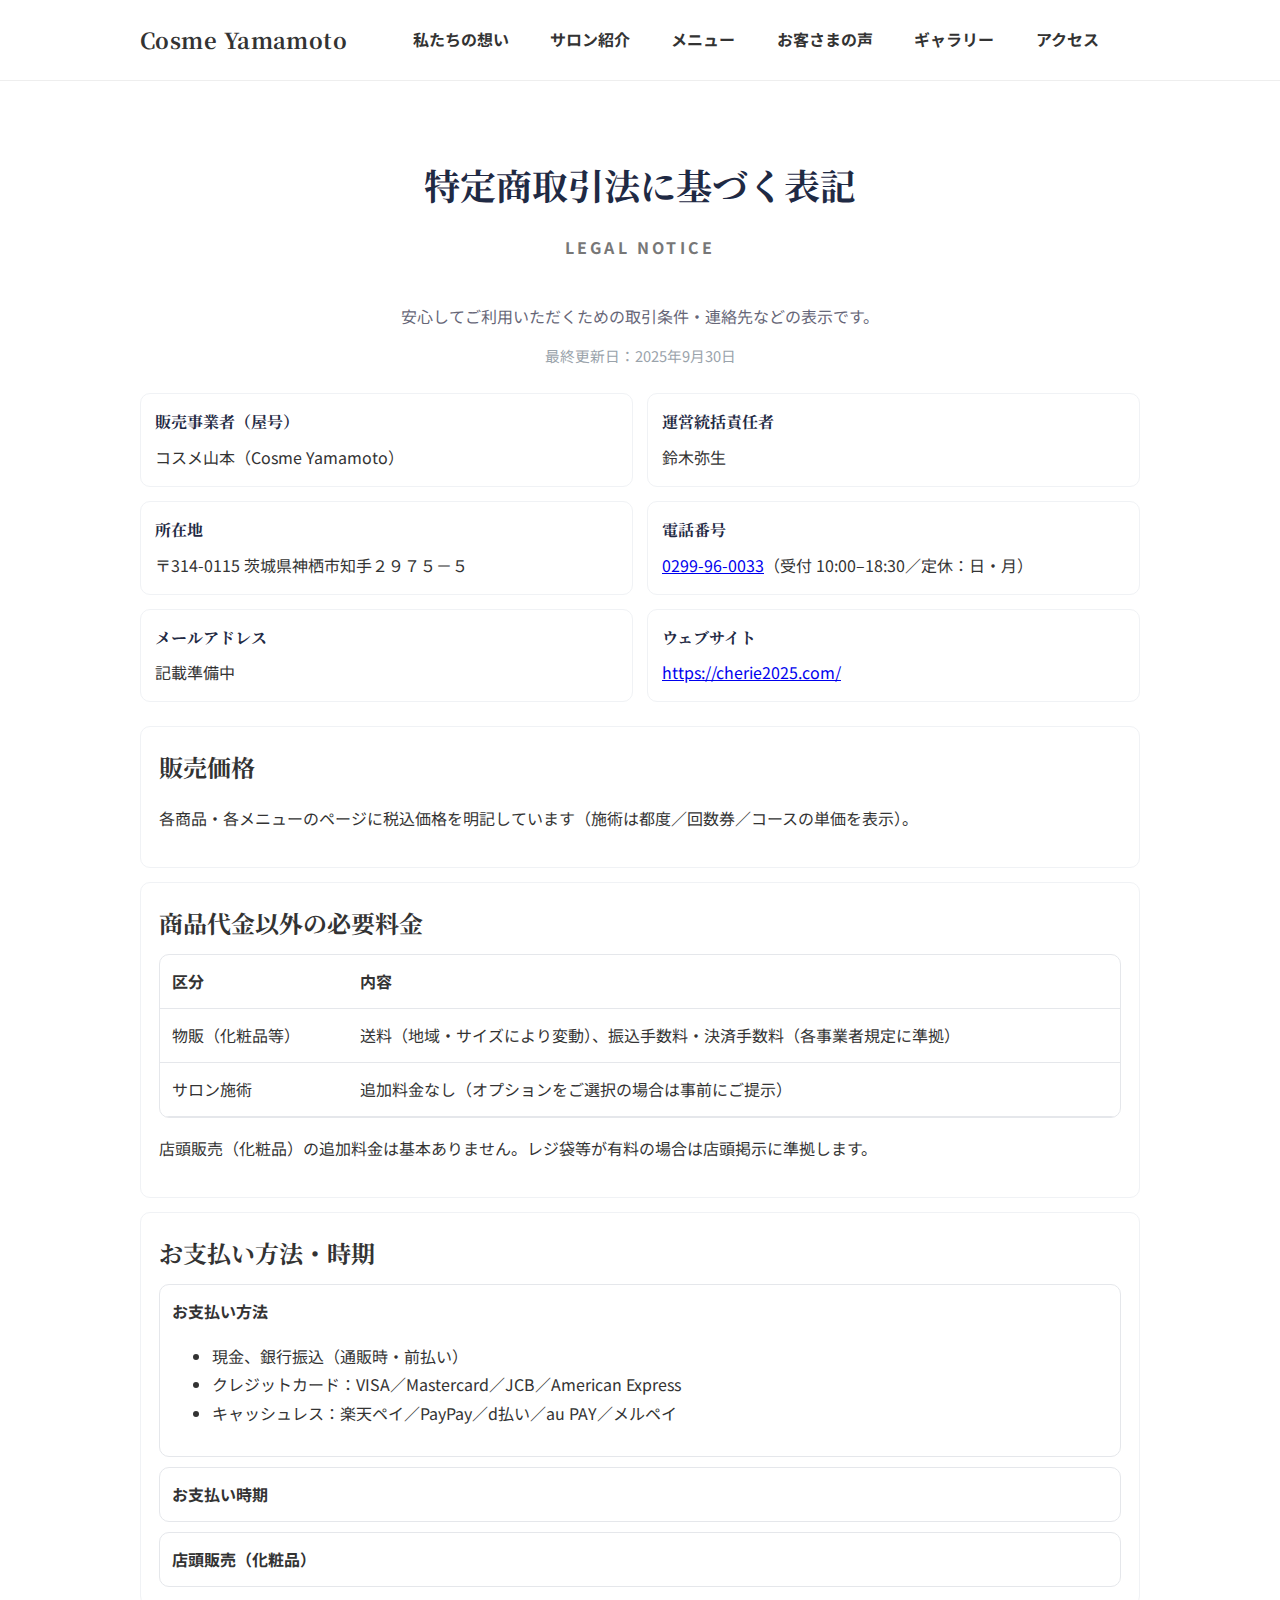
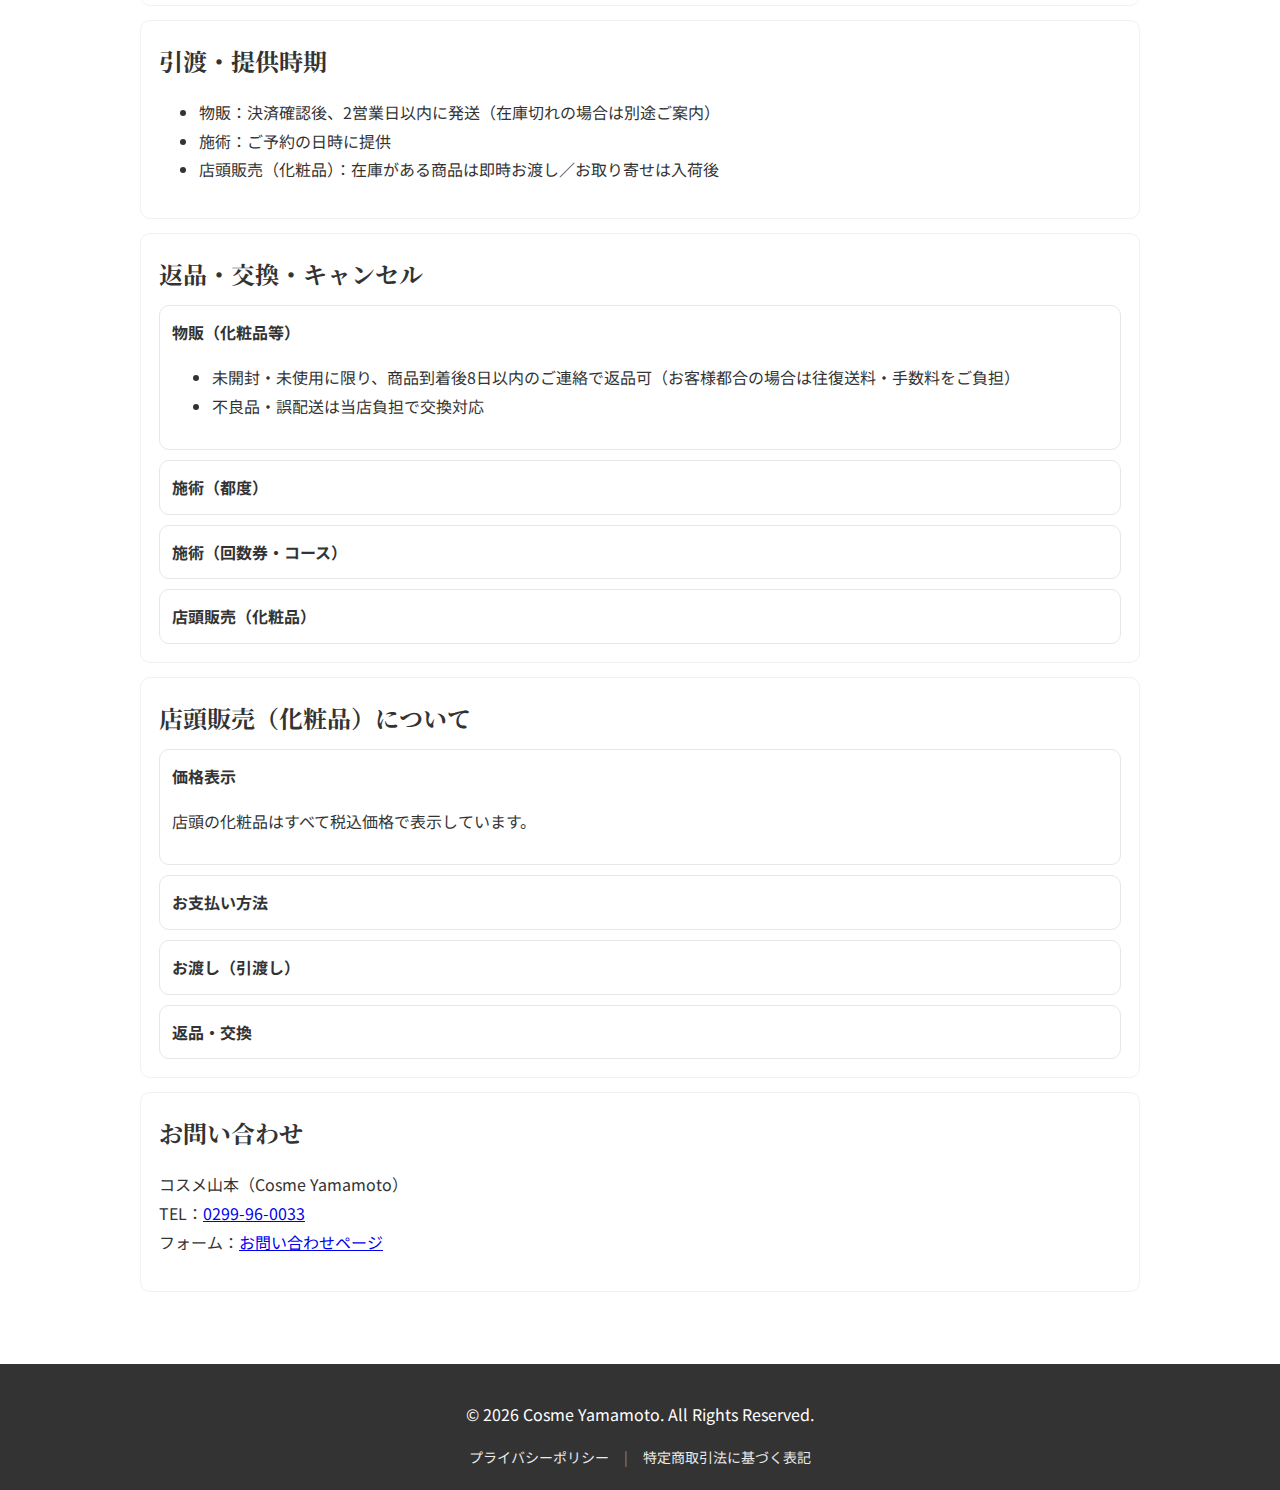
<file: legal.html>
<!DOCTYPE html>
<html lang="ja">
<head>
  <meta charset="UTF-8">
  <meta name="viewport" content="width=device-width, initial-scale=1, viewport-fit=cover">
  <title>特定商取引法に基づく表記 | Cosme Yamamoto</title>
  <meta name="description" content="Cosme Yamamoto の特定商取引法に基づく表記。事業者情報、販売価格、支払方法、返品・キャンセル等について掲載します。">
  <meta name="format-detection" content="telephone=no">
  <link rel="stylesheet" href="style.css?v=20251003">
  <link href="https://fonts.googleapis.com/css2?family=Noto+Serif+JP:wght@400;700&family=Noto+Sans+JP:wght@400;700&display=swap" rel="stylesheet">
  <style>
    /* Scoped styles */
    #legal { color: var(--text-color); }
    #legal .page-lead{ color:#667; margin: 0 0 18px; text-align:center; }
    #legal .updated{ color:#9aa3ab; font-size: .92rem; text-align:center; margin: -6px 0 24px; }
    #legal .kv-grid{ display:grid; grid-template-columns: 1fr 1fr; gap: 14px; }
    #legal .kv-item{ background:#fff; border:1px solid #f0f2f5; border-radius:10px; padding:14px; }
    #legal .kv-item b{ display:block; font-weight:700; color: var(--heading-color, #1f2a44); margin: 0 0 6px; font-family: var(--font-serif); }
    #legal .card{ background:#fff; border:1px solid #f0f2f5; border-radius:10px; padding:18px; }
    #legal .stack{ display:grid; gap: 14px; }
    #legal details{ border:1px solid #e5e7eb; border-radius:10px; padding:12px; background:#fff }
    #legal details+details{ margin-top:10px }
    #legal summary{ font-weight:700; cursor:pointer; list-style:none }
    #legal summary::-webkit-details-marker{ display:none }
    #legal .table{ border:1px solid #e5e7eb; border-radius:10px; overflow:auto }
    #legal .table table{ width:100%; border-collapse: collapse; min-width: 640px }
    #legal .table th, #legal .table td{ padding:12px; border-bottom:1px solid #e5e7eb; text-align:left; vertical-align:top }
    @media (max-width: 800px){ #legal .kv-grid{ grid-template-columns: 1fr } }
  </style>
</head>
<body>
  <header class="header">
    <div class="container">
      <div class="header-logo">
        <a href="index.html">Cosme Yamamoto</a>
      </div>
      <button class="hamburger-menu" aria-label="メニューを開く">
        <span></span>
        <span></span>
        <span></span>
      </button>
      <nav class="header-nav" id="global-nav">
        <ul>
          <li><a href="about.html">サロン紹介</a></li>
          <li><a href="index.html#concept">私たちの想い</a></li>
          <li><a href="menu.html">メニュー</a></li>
          <li><a href="index.html#voice">お客様の声</a></li>
          <li><a href="index.html#gallery">ギャラリー</a></li>
          <li><a href="index.html#access">アクセス</a></li>
          <li><a href="contact.html" class="btn">ご予約・お問い合わせ</a></li>
        </ul>
      </nav>
    </div>
  </header>

  <main>
    <section class="section">
      <div class="container" id="legal">
        <h1 class="section-title">特定商取引法に基づく表記</h1>
        <p class="section-subtitle">LEGAL NOTICE</p>
        <p class="page-lead">安心してご利用いただくための取引条件・連絡先などの表示です。</p>
        <p class="updated">最終更新日：2025年9月30日</p>

        <div class="kv-grid" aria-label="事業者の基本情報">
          <div class="kv-item"><b>販売事業者（屋号）</b><div>コスメ山本（Cosme Yamamoto）</div></div>
          <div class="kv-item"><b>運営統括責任者</b><div>鈴木弥生</div></div>
          <div class="kv-item"><b>所在地</b><div>〒314-0115 茨城県神栖市知手２９７５－５</div></div>
          <div class="kv-item"><b>電話番号</b><div><a href="tel:0299960033">0299-96-0033</a>（受付 10:00–18:30／定休：日・月）</div></div>
          <div class="kv-item"><b>メールアドレス</b><div>記載準備中</div></div>
          <div class="kv-item"><b>ウェブサイト</b><div><a href="https://cherie2025.com/" target="_blank" rel="noopener">https://cherie2025.com/</a></div></div>
        </div>

        <div class="stack" style="margin-top:24px">
          <section class="card">
            <h2 style="margin:0 0 10px;font-family:var(--font-serif)">販売価格</h2>
            <p>各商品・各メニューのページに税込価格を明記しています（施術は都度／回数券／コースの単価を表示）。</p>
          </section>

          <section class="card">
            <h2 style="margin:0 0 10px;font-family:var(--font-serif)">商品代金以外の必要料金</h2>
            <div class="table">
              <table>
                <thead><tr><th>区分</th><th>内容</th></tr></thead>
                <tbody>
                  <tr><td>物販（化粧品等）</td><td>送料（地域・サイズにより変動）、振込手数料・決済手数料（各事業者規定に準拠）</td></tr>
                  <tr><td>サロン施術</td><td>追加料金なし（オプションをご選択の場合は事前にご提示）</td></tr>
                </tbody>
              </table>
            </div>
            <p class="note">店頭販売（化粧品）の追加料金は基本ありません。レジ袋等が有料の場合は店頭掲示に準拠します。</p>
          </section>

          <section class="card">
            <h2 style="margin:0 0 10px;font-family:var(--font-serif)">お支払い方法・時期</h2>
            <details open>
              <summary>お支払い方法</summary>
              <ul>
                <li>現金、銀行振込（通販時・前払い）</li>
                <li>クレジットカード：VISA／Mastercard／JCB／American Express</li>
                <li>キャッシュレス：楽天ペイ／PayPay／d払い／au PAY／メルペイ</li>
              </ul>
            </details>
            <details>
              <summary>お支払い時期</summary>
              <ul>
                <li>物販：カードはご注文時に与信・確定、振込はご注文から3営業日以内</li>
                <li>施術：来店時に決済（回数券・コースは契約時）</li>
              </ul>
            </details>
            <details>
              <summary>店頭販売（化粧品）</summary>
              <ul>
                <li>お支払い方法：現金、クレジット（VISA／Mastercard／JCB／American Express）、キャッシュレス（楽天ペイ／PayPay／d払い／au PAY／メルペイ）</li>
                <li>お支払い時期：ご購入時にお支払い</li>
              </ul>
            </details>
          </section>

          <section class="card">
            <h2 style="margin:0 0 10px;font-family:var(--font-serif)">引渡・提供時期</h2>
            <ul>
              <li>物販：決済確認後、2営業日以内に発送（在庫切れの場合は別途ご案内）</li>
              <li>施術：ご予約の日時に提供</li>
              <li>店頭販売（化粧品）：在庫がある商品は即時お渡し／お取り寄せは入荷後</li>
            </ul>
          </section>

          <section class="card">
            <h2 style="margin:0 0 10px;font-family:var(--font-serif)">返品・交換・キャンセル</h2>
            <details open>
              <summary>物販（化粧品等）</summary>
              <ul>
                <li>未開封・未使用に限り、商品到着後8日以内のご連絡で返品可（お客様都合の場合は往復送料・手数料をご負担）</li>
                <li>不良品・誤配送は当店負担で交換対応</li>
              </ul>
            </details>
            <details>
              <summary>施術（都度）</summary>
              <ul>
                <li>ご予約の前日18:00まで無料</li>
                <li>当日キャンセル 100%／無断キャンセル 100%</li>
                <li>やむを得ない事情の場合はご相談ください</li>
              </ul>
            </details>
            <details>
              <summary>施術（回数券・コース）</summary>
              <p>特定継続的役務提供に該当する場合は、クーリング・オフ／中途解約等の法定ルールを適用します（契約書に明記）。</p>
            </details>
            <details>
              <summary>店頭販売（化粧品）</summary>
              <ul>
                <li>未開封・未使用に限り、購入日を含め8日以内のレシートご提示で返品可（お客様都合は往復送料・手数料をご負担）</li>
                <li>不良品・誤販売は当店負担で交換対応</li>
              </ul>
            </details>
          </section>

          <section class="card">
            <h2 style="margin:0 0 10px;font-family:var(--font-serif)">店頭販売（化粧品）について</h2>
            <details open>
              <summary>価格表示</summary>
              <p>店頭の化粧品はすべて税込価格で表示しています。</p>
            </details>
            <details>
              <summary>お支払い方法</summary>
              <ul>
                <li>現金、各種クレジットカード、キャッシュレス決済に対応（銘柄は店頭表示に準拠）</li>
              </ul>
            </details>
            <details>
              <summary>お渡し（引渡し）</summary>
              <p>在庫がある商品はその場でお渡しします。お取り寄せの場合は入荷次第のご案内・お渡しとなります。</p>
            </details>
            <details>
              <summary>返品・交換</summary>
              <ul>
                <li>未開封・未使用に限り、購入日を含め8日以内のレシートご提示で返品可（お客様都合は往復送料・手数料をご負担）</li>
                <li>不良品・誤販売は当店負担で交換対応</li>
              </ul>
            </details>
          </section>

          <section class="card">
            <h2 style="margin:0 0 10px;font-family:var(--font-serif)">お問い合わせ</h2>
            <p>コスメ山本（Cosme Yamamoto）<br>
              TEL：<a href="tel:0299960033">0299-96-0033</a><br>
              フォーム：<a href="contact.html">お問い合わせページ</a></p>
          </section>
        </div>
      </div>
    </section>
  </main>

  <footer class="footer">
    <div class="container">
      <p>&copy; <span id="y"></span> Cosme Yamamoto. All Rights Reserved.</p>
      <nav class="footer-links" aria-label="フッターリンク">
        <a href="privacy.html">プライバシーポリシー</a>
        <span class="divider"> | </span>
        <a href="legal.html">特定商取引法に基づく表記</a>
      </nav>
    </div>
  </footer>

  <script src="script.js"></script>
</body>
</html>
</file>
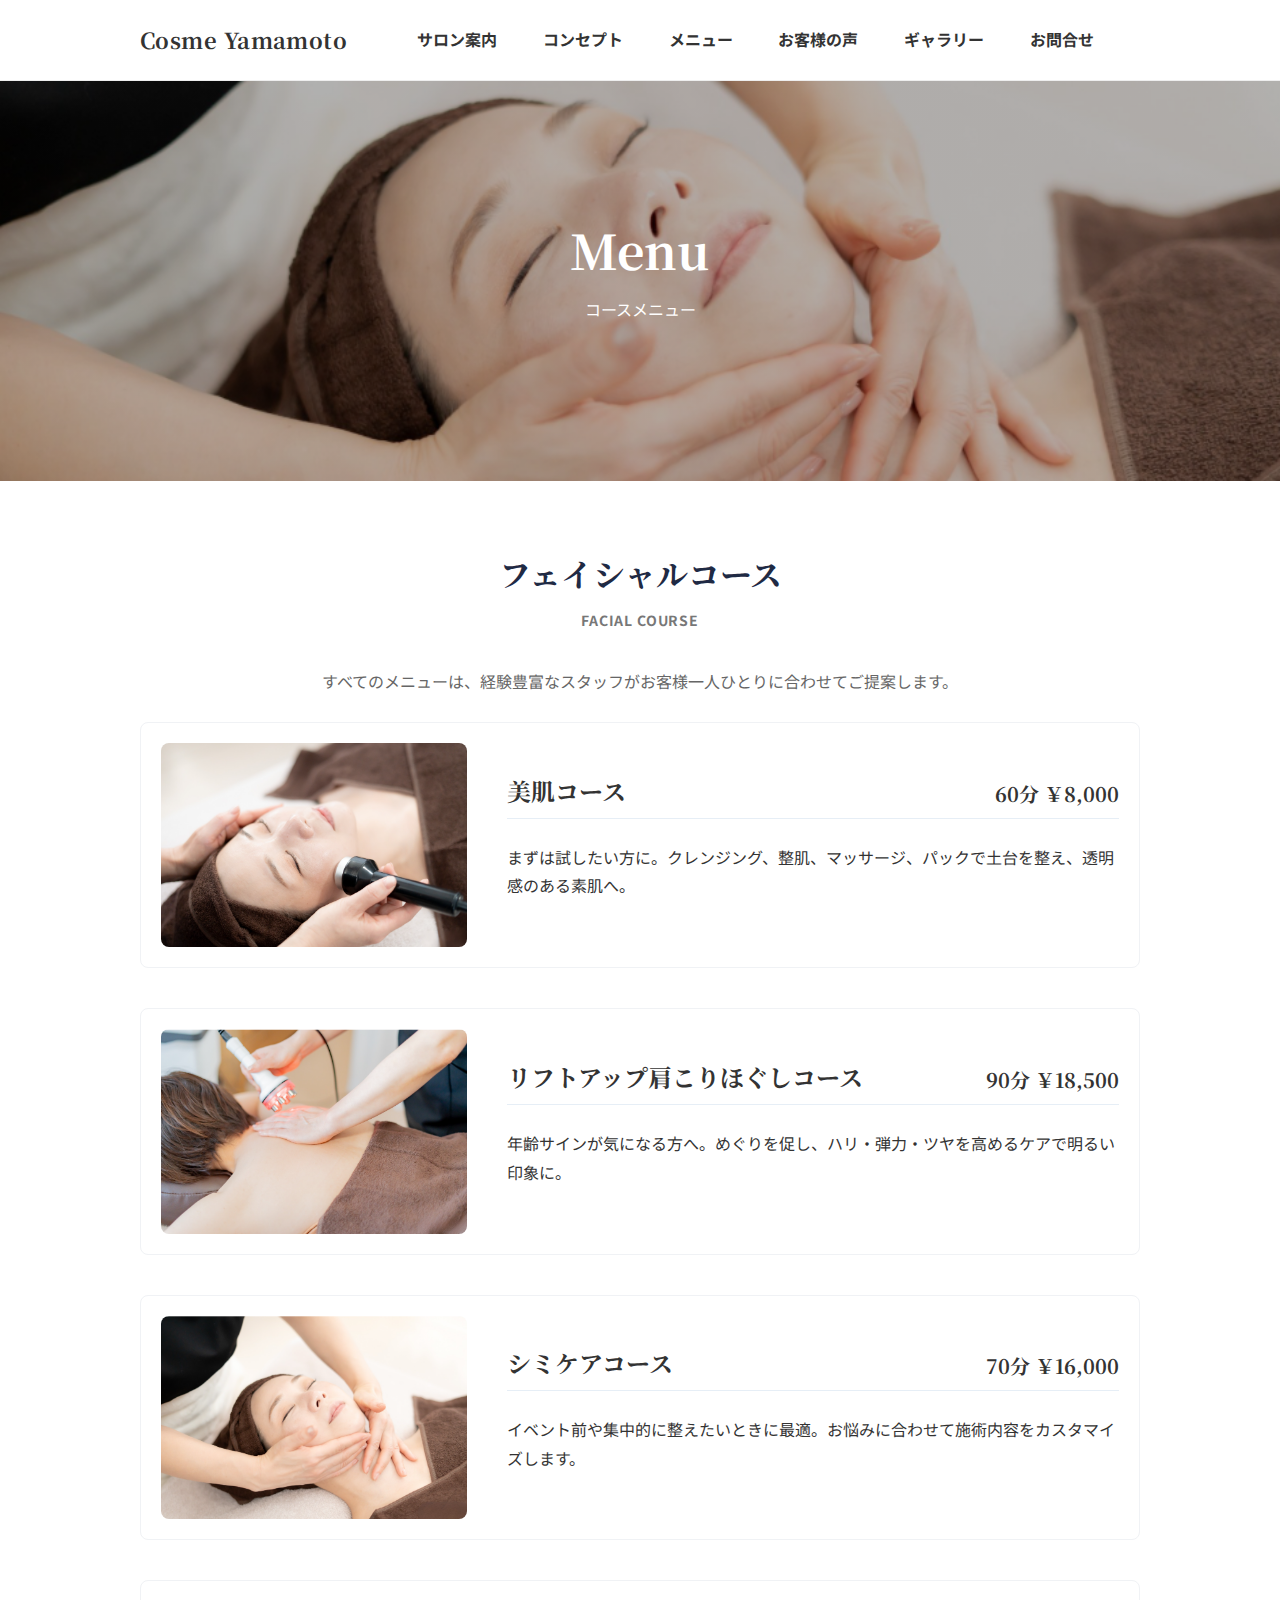
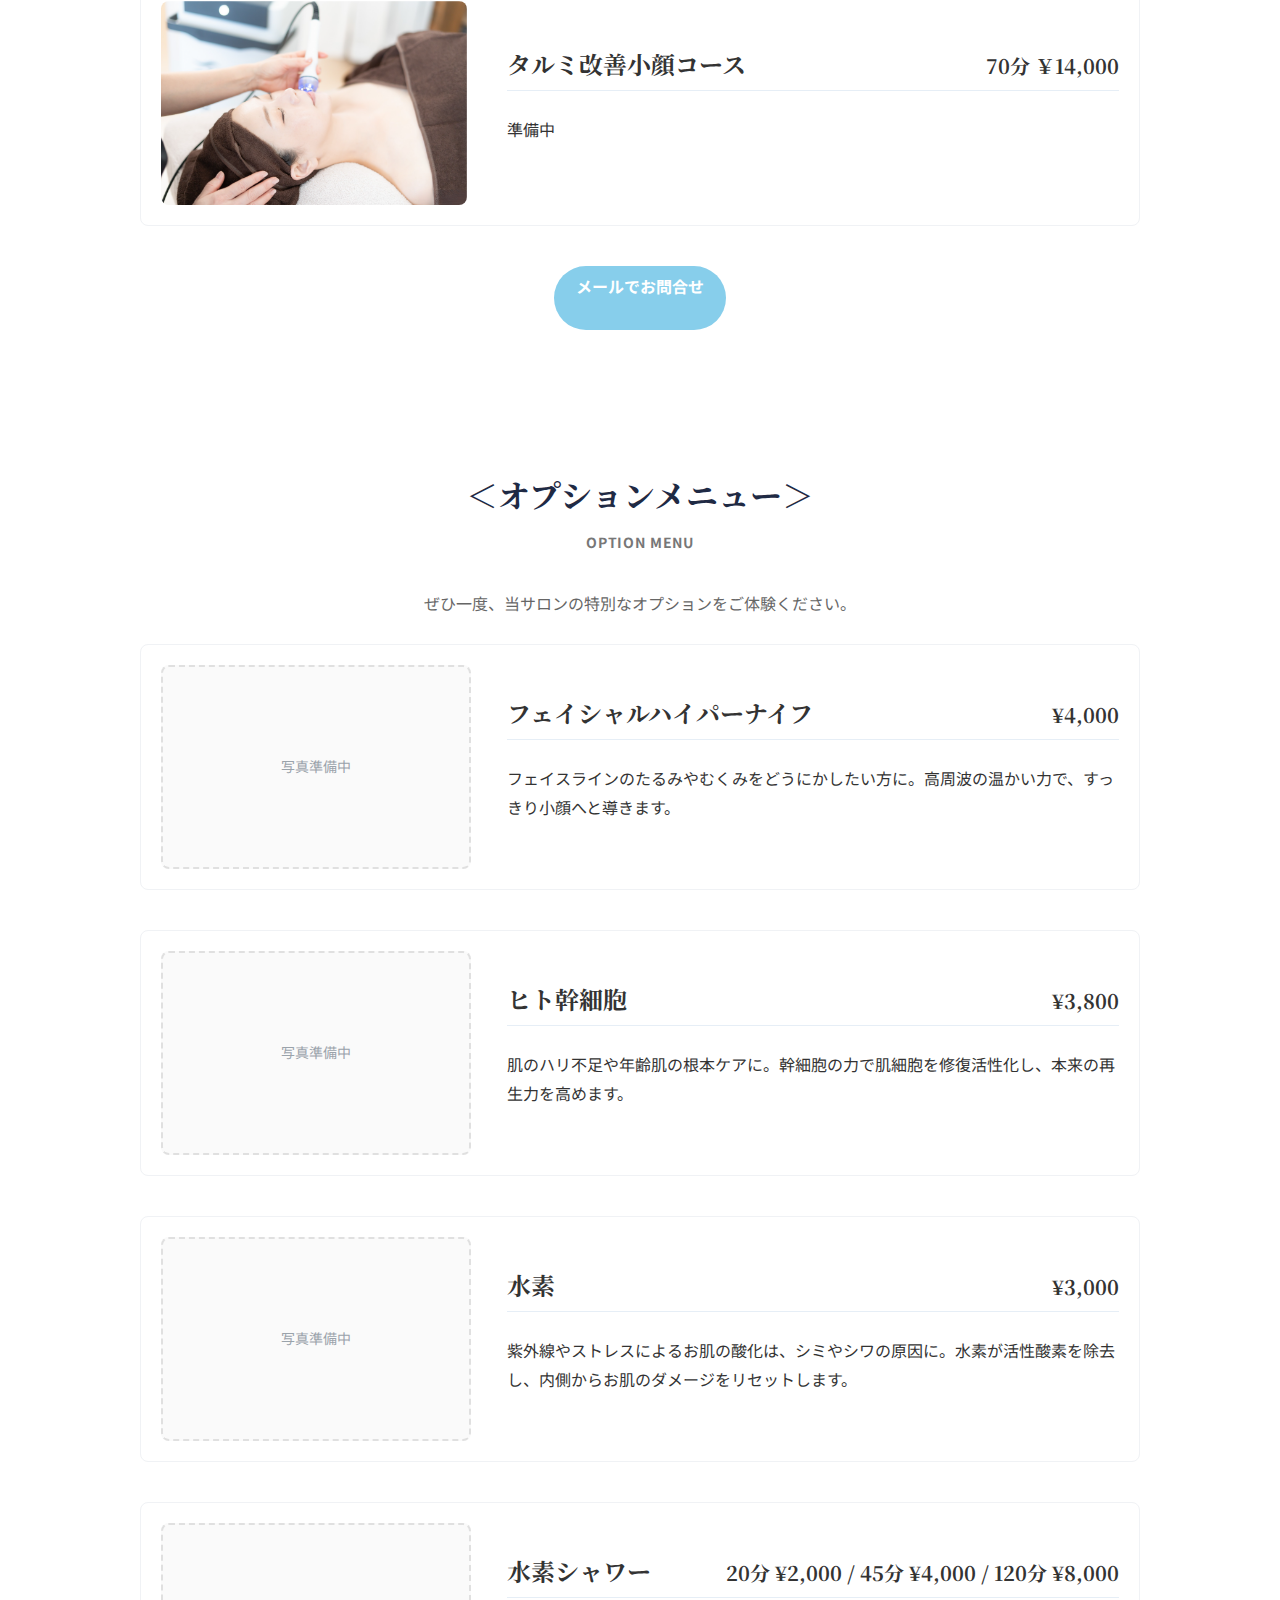
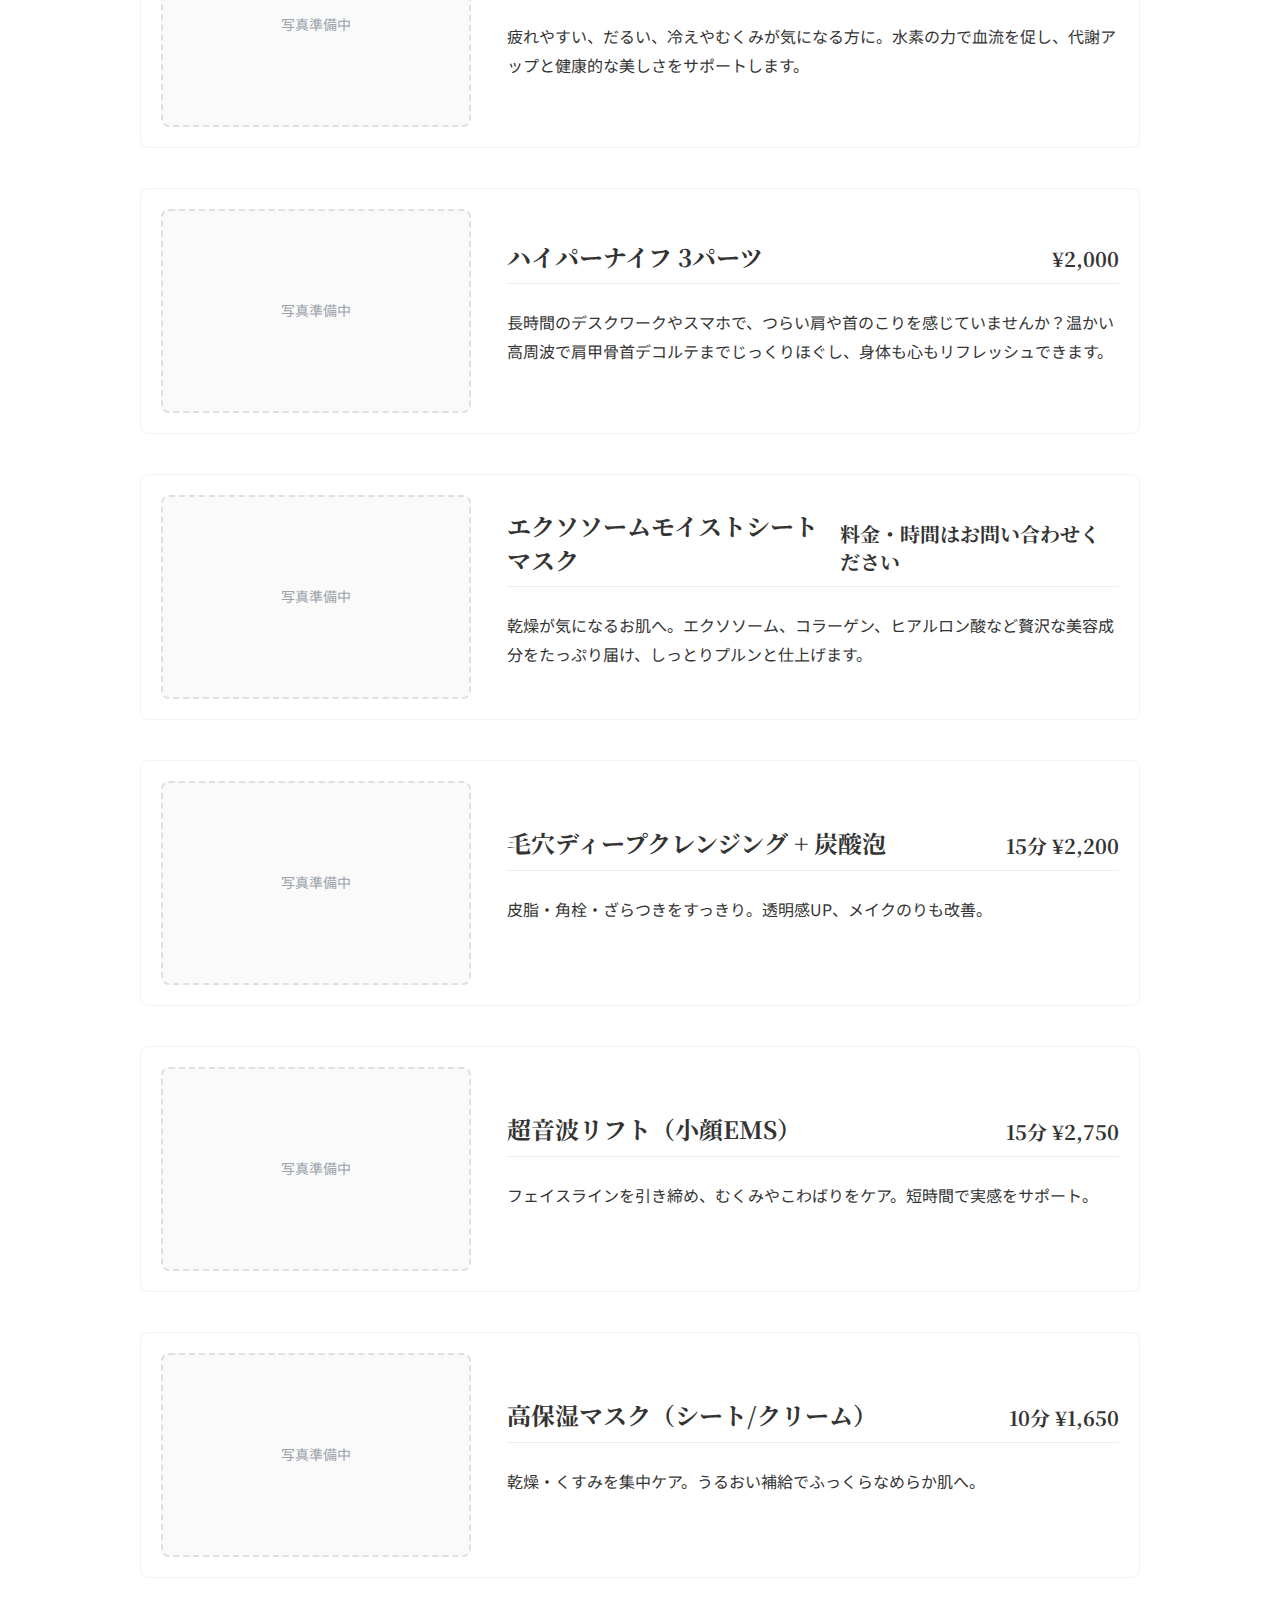
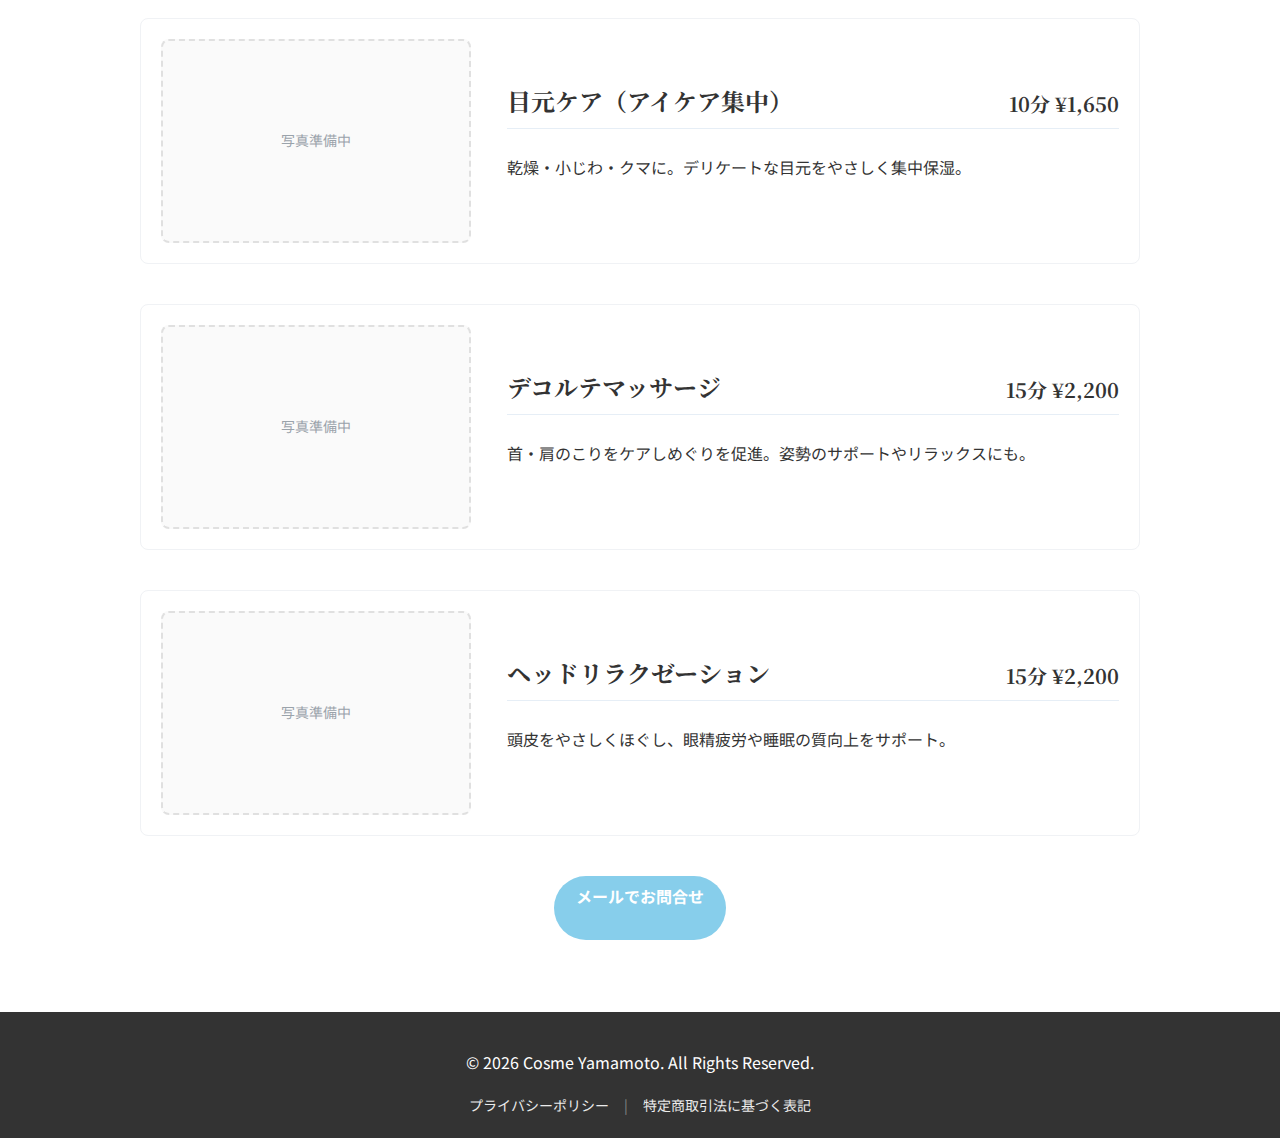
<file: menu.backup-20251209-0144.html>
﻿<!DOCTYPE html>
<html lang="ja">
<head>
  <meta charset="UTF-8">
  <meta name="viewport" content="width=device-width, initial-scale=1, viewport-fit=cover">
  <title>メニュー | コスメ山本</title>
  <link rel="stylesheet" href="style.css?v=20251003">
  <link href="https://fonts.googleapis.com/css2?family=Noto+Serif+JP:wght@400;700&family=Noto+Sans+JP:wght@400;700&display=swap" rel="stylesheet">
  <meta name="format-detection" content="telephone=no">
  <style>
    /* Fluid Typography (in-page) */
    html { font-size: clamp(15px, 1.6vw, 18px); }
    h1 { font-size: clamp(28px, 6vw, 40px); line-height: 1.2; }
    h2, .section-title { font-size: clamp(22px, 4.6vw, 32px); line-height: 1.3; }
    h3 { font-size: clamp(18px, 3.4vw, 24px); line-height: 1.4; }
    small, .small, .section-subtitle { font-size: clamp(12px, 2.6vw, 14px); letter-spacing: .06em; }
    p, li { font-size: clamp(14px, 2.6vw, 16px); }
    .btn, button { font-size: clamp(14px, 2.8vw, 16px); line-height: 1.25; }
  </style>
</head>
<body>
  <div id="site-header"></div>

  <main>
    <section id="menu-hero">
      <div class="hero-content">
        <h1>Menu</h1>
        <p>コースメニュー</p>
      </div>
    </section>

    <section class="section">
      <div class="container">
        <h2 class="section-title">フェイシャルコース</h2>
        <p class="section-subtitle">FACIAL COURSE</p>
        <p style="text-align:center; color:#666; margin:-6px 0 26px;">すべてのメニューは、経験豊富なスタッフがお客様一人ひとりに合わせてご提案します。</p>
        <div class="menu-list">
          <div class="menu-list-item">
            <div class="menu-list-image">
              <img src="images/cosyama.cherie.esthe.10.png" alt="美肌コース">
            </div>
            <div class="menu-list-text">
              <h3>美肌コース <span class="price">60分 ￥8,000</span></h3>
              <p>まずは試したい方に。クレンジング、整肌、マッサージ、パックで土台を整え、透明感のある素肌へ。</p>
            </div>
          </div>

          <div class="menu-list-item">
            <div class="menu-list-image">
              <img src="images/cosyama.cherie.esthe.13.png" alt="リフトアップ肩こりほぐしコース">
            </div>
            <div class="menu-list-text">
              <h3>リフトアップ肩こりほぐしコース <span class="price">90分 ￥18,500</span></h3>
              <p>年齢サインが気になる方へ。めぐりを促し、ハリ・弾力・ツヤを高めるケアで明るい印象に。</p>
            </div>
          </div>

          <div class="menu-list-item">
            <div class="menu-list-image">
              <img src="images/cosyama.cherie.esthe.6.png" alt="シミケアコース">
            </div>
            <div class="menu-list-text">
              <h3>シミケアコース <span class="price">70分 ￥16,000</span></h3>
              <p>イベント前や集中的に整えたいときに最適。お悩みに合わせて施術内容をカスタマイズします。</p>
            </div>
          </div>
          <div class="menu-list-item">
            <div class="menu-list-image">
              <img src="images/cosyama.cherie.esthe.11.png" alt="タルミ改善小顔コース">
            </div>
            <div class="menu-list-text">
              <h3>タルミ改善小顔コース <span class="price">70分 ￥14,000</span></h3>
              <p>準備中</p>
            </div>
          </div>
        </div>

        <div style="text-align:center; margin-top:16px;">
          <a href="contact.html" class="btn">メールでお問合せ</a>
        </div>
      </div>
    </section>
    <!-- Option Menu Section -->
        <section class="section" id="option-menu">
      <div class="container">
        <h2 class="section-title">＜オプションメニュー＞</h2>
        <p class="section-subtitle">OPTION MENU</p>
        <p style="text-align:center; color:#666; margin:-6px 0 26px;">ぜひ一度、当サロンの特別なオプションをご体験ください。</p>
        <div class="menu-list option-list">
          <div class="menu-list-item">
            <div class="menu-list-image">
              <div class="image-slot" aria-label="写真スペース">写真準備中</div>
            </div>
            <div class="menu-list-text">
              <h3>フェイシャルハイパーナイフ <span class="price">&yen;4,000</span></h3>
              <p>フェイスラインのたるみやむくみをどうにかしたい方に。高周波の温かい力で、すっきり小顔へと導きます。</p>
            </div>
          </div>

          <div class="menu-list-item">
            <div class="menu-list-image">
              <div class="image-slot" aria-label="写真スペース">写真準備中</div>
            </div>
            <div class="menu-list-text">
              <h3>ヒト幹細胞 <span class="price">&yen;3,800</span></h3>
              <p>肌のハリ不足や年齢肌の根本ケアに。幹細胞の力で肌細胞を修復活性化し、本来の再生力を高めます。</p>
            </div>
          </div>

          <div class="menu-list-item">
            <div class="menu-list-image">
              <div class="image-slot" aria-label="写真スペース">写真準備中</div>
            </div>
            <div class="menu-list-text">
              <h3>水素 <span class="price">&yen;3,000</span></h3>
              <p>紫外線やストレスによるお肌の酸化は、シミやシワの原因に。水素が活性酸素を除去し、内側からお肌のダメージをリセットします。</p>
            </div>
          </div>

          <div class="menu-list-item">
            <div class="menu-list-image">
              <div class="image-slot" aria-label="写真スペース">写真準備中</div>
            </div>
            <div class="menu-list-text">
              <h3>水素シャワー <span class="price">20分 &yen;2,000 / 45分 &yen;4,000 / 120分 &yen;8,000</span></h3>
              <p>疲れやすい、だるい、冷えやむくみが気になる方に。水素の力で血流を促し、代謝アップと健康的な美しさをサポートします。</p>
            </div>
          </div>

          <div class="menu-list-item">
            <div class="menu-list-image">
              <div class="image-slot" aria-label="写真スペース">写真準備中</div>
            </div>
            <div class="menu-list-text">
              <h3>ハイパーナイフ 3パーツ <span class="price">&yen;2,000</span></h3>
              <p>長時間のデスクワークやスマホで、つらい肩や首のこりを感じていませんか？温かい高周波で肩甲骨首デコルテまでじっくりほぐし、身体も心もリフレッシュできます。</p>
            </div>
          </div>

          <div class="menu-list-item">
            <div class="menu-list-image">
              <div class="image-slot" aria-label="写真スペース">写真準備中</div>
            </div>
            <div class="menu-list-text">
              <h3>エクソソームモイストシートマスク <span class="price">料金・時間はお問い合わせください</span></h3>
              <p>乾燥が気になるお肌へ。エクソソーム、コラーゲン、ヒアルロン酸など贅沢な美容成分をたっぷり届け、しっとりプルンと仕上げます。</p>
            </div>
          </div>

          <div class="menu-list-item">
            <div class="menu-list-image">
              <div class="image-slot" aria-label="写真スペース">写真準備中</div>
            </div>
            <div class="menu-list-text">
              <h3>毛穴ディープクレンジング + 炭酸泡 <span class="price">15分 &yen;2,200</span></h3>
              <p>皮脂・角栓・ざらつきをすっきり。透明感UP、メイクのりも改善。</p>
            </div>
          </div>

          <div class="menu-list-item">
            <div class="menu-list-image">
              <div class="image-slot" aria-label="写真スペース">写真準備中</div>
            </div>
            <div class="menu-list-text">
              <h3>超音波リフト（小顔EMS） <span class="price">15分 &yen;2,750</span></h3>
              <p>フェイスラインを引き締め、むくみやこわばりをケア。短時間で実感をサポート。</p>
            </div>
          </div>

          <div class="menu-list-item">
            <div class="menu-list-image">
              <div class="image-slot" aria-label="写真スペース">写真準備中</div>
            </div>
            <div class="menu-list-text">
              <h3>高保湿マスク（シート/クリーム） <span class="price">10分 &yen;1,650</span></h3>
              <p>乾燥・くすみを集中ケア。うるおい補給でふっくらなめらか肌へ。</p>
            </div>
          </div>

          <div class="menu-list-item">
            <div class="menu-list-image">
              <div class="image-slot" aria-label="写真スペース">写真準備中</div>
            </div>
            <div class="menu-list-text">
              <h3>目元ケア（アイケア集中） <span class="price">10分 &yen;1,650</span></h3>
              <p>乾燥・小じわ・クマに。デリケートな目元をやさしく集中保湿。</p>
            </div>
          </div>

          <div class="menu-list-item">
            <div class="menu-list-image">
              <div class="image-slot" aria-label="写真スペース">写真準備中</div>
            </div>
            <div class="menu-list-text">
              <h3>デコルテマッサージ <span class="price">15分 &yen;2,200</span></h3>
              <p>首・肩のこりをケアしめぐりを促進。姿勢のサポートやリラックスにも。</p>
            </div>
          </div>

          <div class="menu-list-item">
            <div class="menu-list-image">
              <div class="image-slot" aria-label="写真スペース">写真準備中</div>
            </div>
            <div class="menu-list-text">
              <h3>ヘッドリラクゼーション <span class="price">15分 &yen;2,200</span></h3>
              <p>頭皮をやさしくほぐし、眼精疲労や睡眠の質向上をサポート。</p>
            </div>
          </div>
        </div>

        <div style="text-align:center; margin-top:16px;">
          <a href="contact.html" class="btn">メールでお問合せ</a>
        </div>
      </div>
    </section>
  </main>

  <footer class="footer">
    <div class="container">
      <p>&copy; <span id="y"></span> Cosme Yamamoto. All Rights Reserved.</p>
      <nav class="footer-links" aria-label="フッターリンク">
        <a href="privacy.html">プライバシーポリシー</a>
        <span class="divider"> | </span>
        <a href="legal.html">特定商取引法に基づく表記</a>
      </nav>
    </div>
  </footer>

  <script src="script.js"></script>
<script>
// menuImageFixerMenu: enforce first three menu images on menu page
document.addEventListener('DOMContentLoaded', function(){
  try {
    var imgs = document.querySelectorAll('.menu-list .menu-list-image img');
    if (imgs && imgs.length >= 3) {
      imgs[0].setAttribute('src','images/cosyama.cherie.esthe.10.png');
      imgs[1].setAttribute('src','images/cosyama.cherie.esthe.13.png');
      imgs[2].setAttribute('src','images/cosyama.cherie.esthe.6.png');
    }
  } catch(e) {}
});
</script>

  <script src="scripts/header-include.js" defer></script>
</body>
</html>
</file>
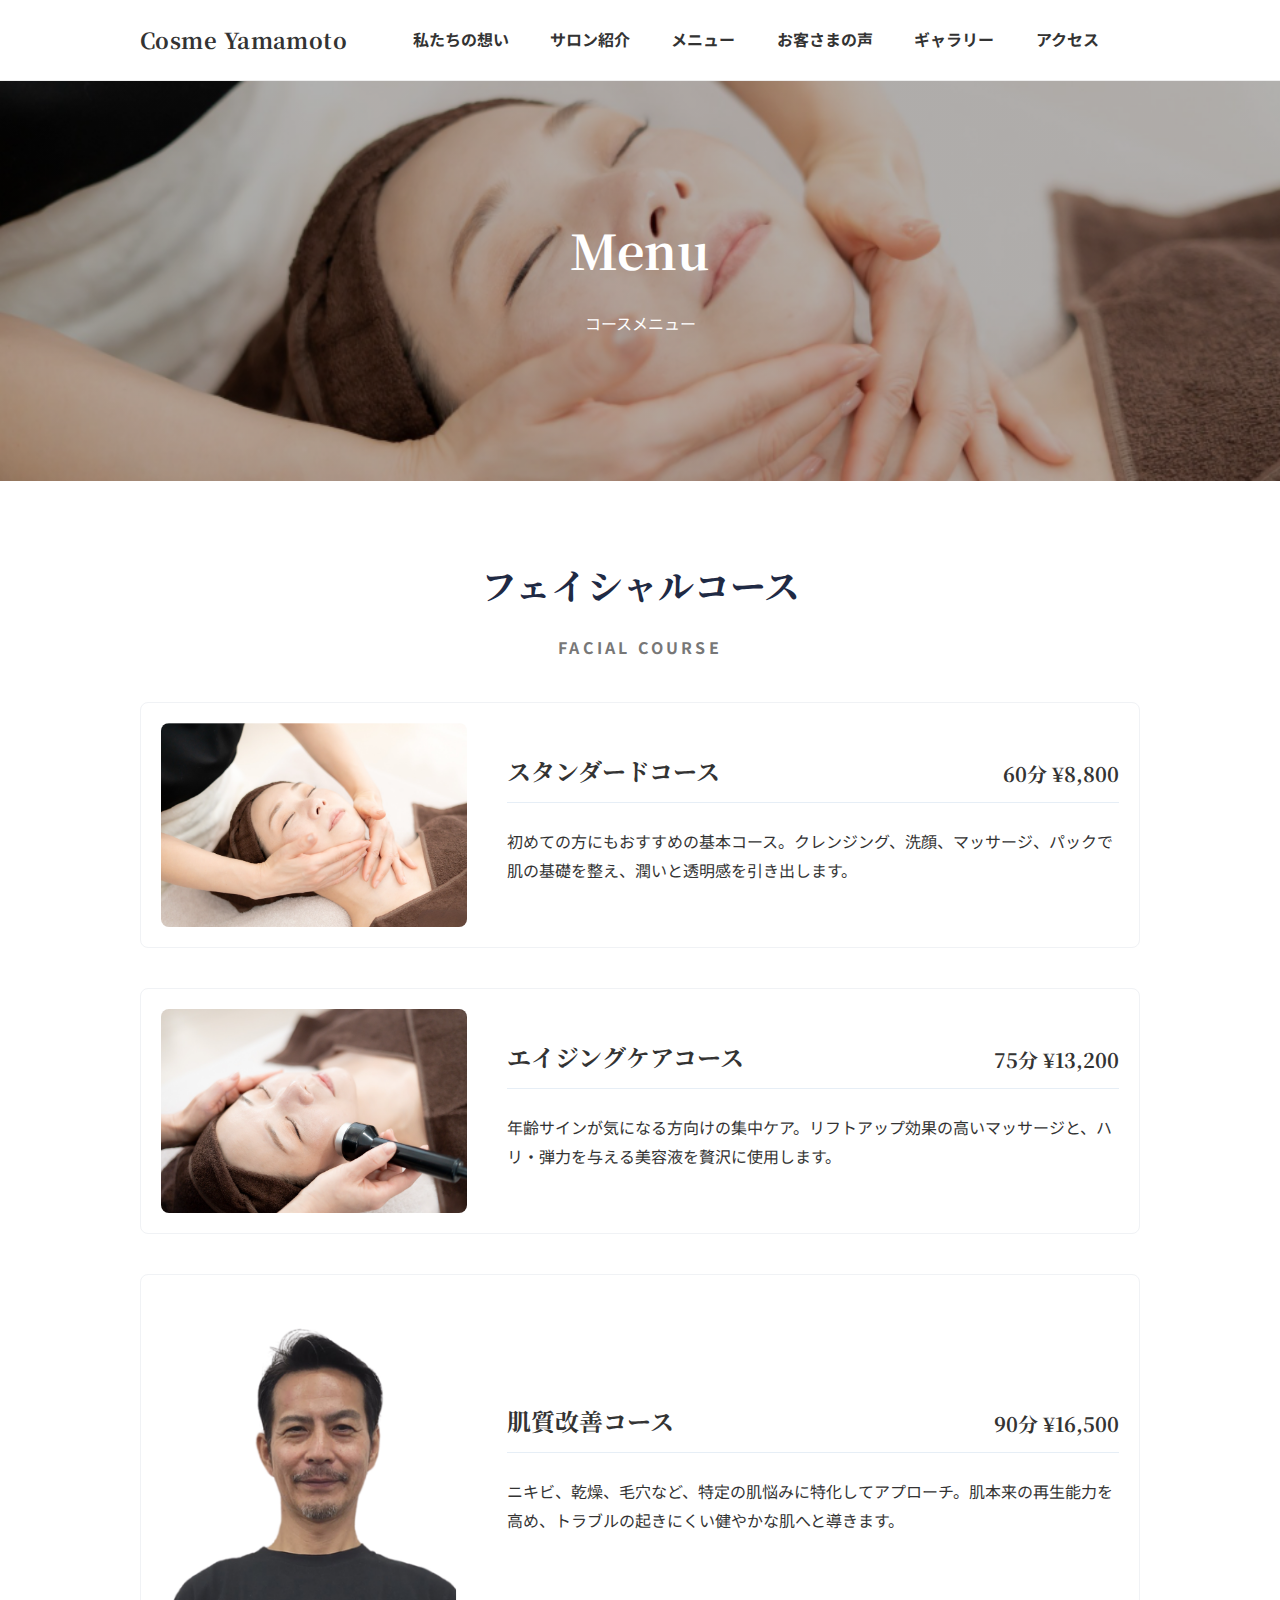
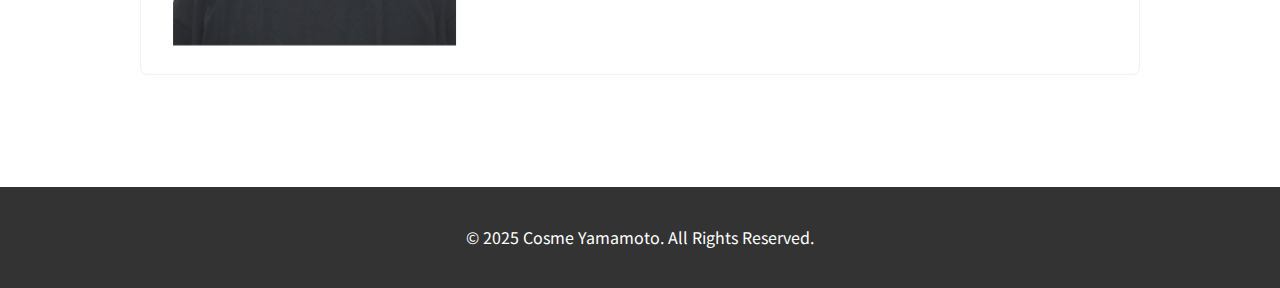
<file: menu.html>
<!DOCTYPE html>
<html lang="ja">
<head>
    <meta charset="UTF-8">
    <meta name="viewport" content="width=device-width, initial-scale=1.0">
    <title>メニュー | コスメ山本</title>
    <link rel="stylesheet" href="style.css">
    <link href="https://fonts.googleapis.com/css2?family=Noto+Serif+JP:wght@400;700&family=Noto+Sans+JP:wght@400;700&display=swap" rel="stylesheet">
</head>
<body>
    <header class="header">
        <div class="container">
            <div class="header-logo">
                <a href="index.html">Cosme Yamamoto</a>
            </div>
            <button class="hamburger-menu" aria-label="メニューを開く">
                <span></span>
                <span></span>
                <span></span>
            </button>
            <nav class="header-nav" id="global-nav">
                <ul>
                    <li><a href="index.html#concept">私たちの想い</a></li>
                    <li><a href="menu.html">メニュー</a></li>
                    <li><a href="index.html#gallery">ギャラリー</a></li>
                    <li><a href="index.html#access">アクセス</a></li>
                    <li><a href="index.html#contact" class="btn">ご予約・お問い合わせ</a></li>
                </ul>
            </nav>
        </div>
    </header>

    <main>
        <section id="menu-hero">
            <div class="hero-content">
                <h1>Menu</h1>
                <p>コースメニュー</p>
            </div>
        </section>

        <section class="section">
            <div class="container">
                <h2 class="section-title">フェイシャルコース</h2>
                <p class="section-subtitle">FACIAL COURSE</p>
                <div class="menu-list">
                    <div class="menu-list-item">
                        <div class="menu-list-image">
                            <img src="images/esthe_duration_1.png" alt="スタンダードコース">
                        </div>
                        <div class="menu-list-text">
                            <h3>スタンダードコース <span class="price">60分 &yen;8,800</span></h3>
                            <p>初めての方にもおすすめの基本コース。クレンジング、洗顔、マッサージ、パックで肌の基礎を整え、潤いと透明感を引き出します。</p>
                        </div>
                    </div>
                    <div class="menu-list-item">
                        <div class="menu-list-image">
                            <img src="images/Latest-facial-aesthetics-equipment-1.jpg" alt="エイジングケアコース">
                        </div>
                        <div class="menu-list-text">
                            <h3>エイジングケアコース <span class="price">75分 &yen;13,200</span></h3>
                            <p>年齢サインが気になる方向けの集中ケア。リフトアップ効果の高いマッサージと、ハリ・弾力を与える美容液を贅沢に使用します。</p>
                        </div>
                    </div>
                    <div class="menu-list-item">
                        <div class="menu-list-image">
                            <img src="images/小室秀治.png" alt="肌質改善コース">
                        </div>
                        <div class="menu-list-text">
                            <h3>肌質改善コース <span class="price">90分 &yen;16,500</span></h3>
                            <p>ニキビ、乾燥、毛穴など、特定の肌悩みに特化してアプローチ。肌本来の再生能力を高め、トラブルの起きにくい健やかな肌へと導きます。</p>
                        </div>
                    </div>
                </div>
            </div>
        </section>

    </main>

    <footer class="footer">
        <div class="container">
            <p>&copy; 2025 Cosme Yamamoto. All Rights Reserved.</p>
        </div>
    </footer>

    <script src="script.js"></script>
</body>
</html>
</file>
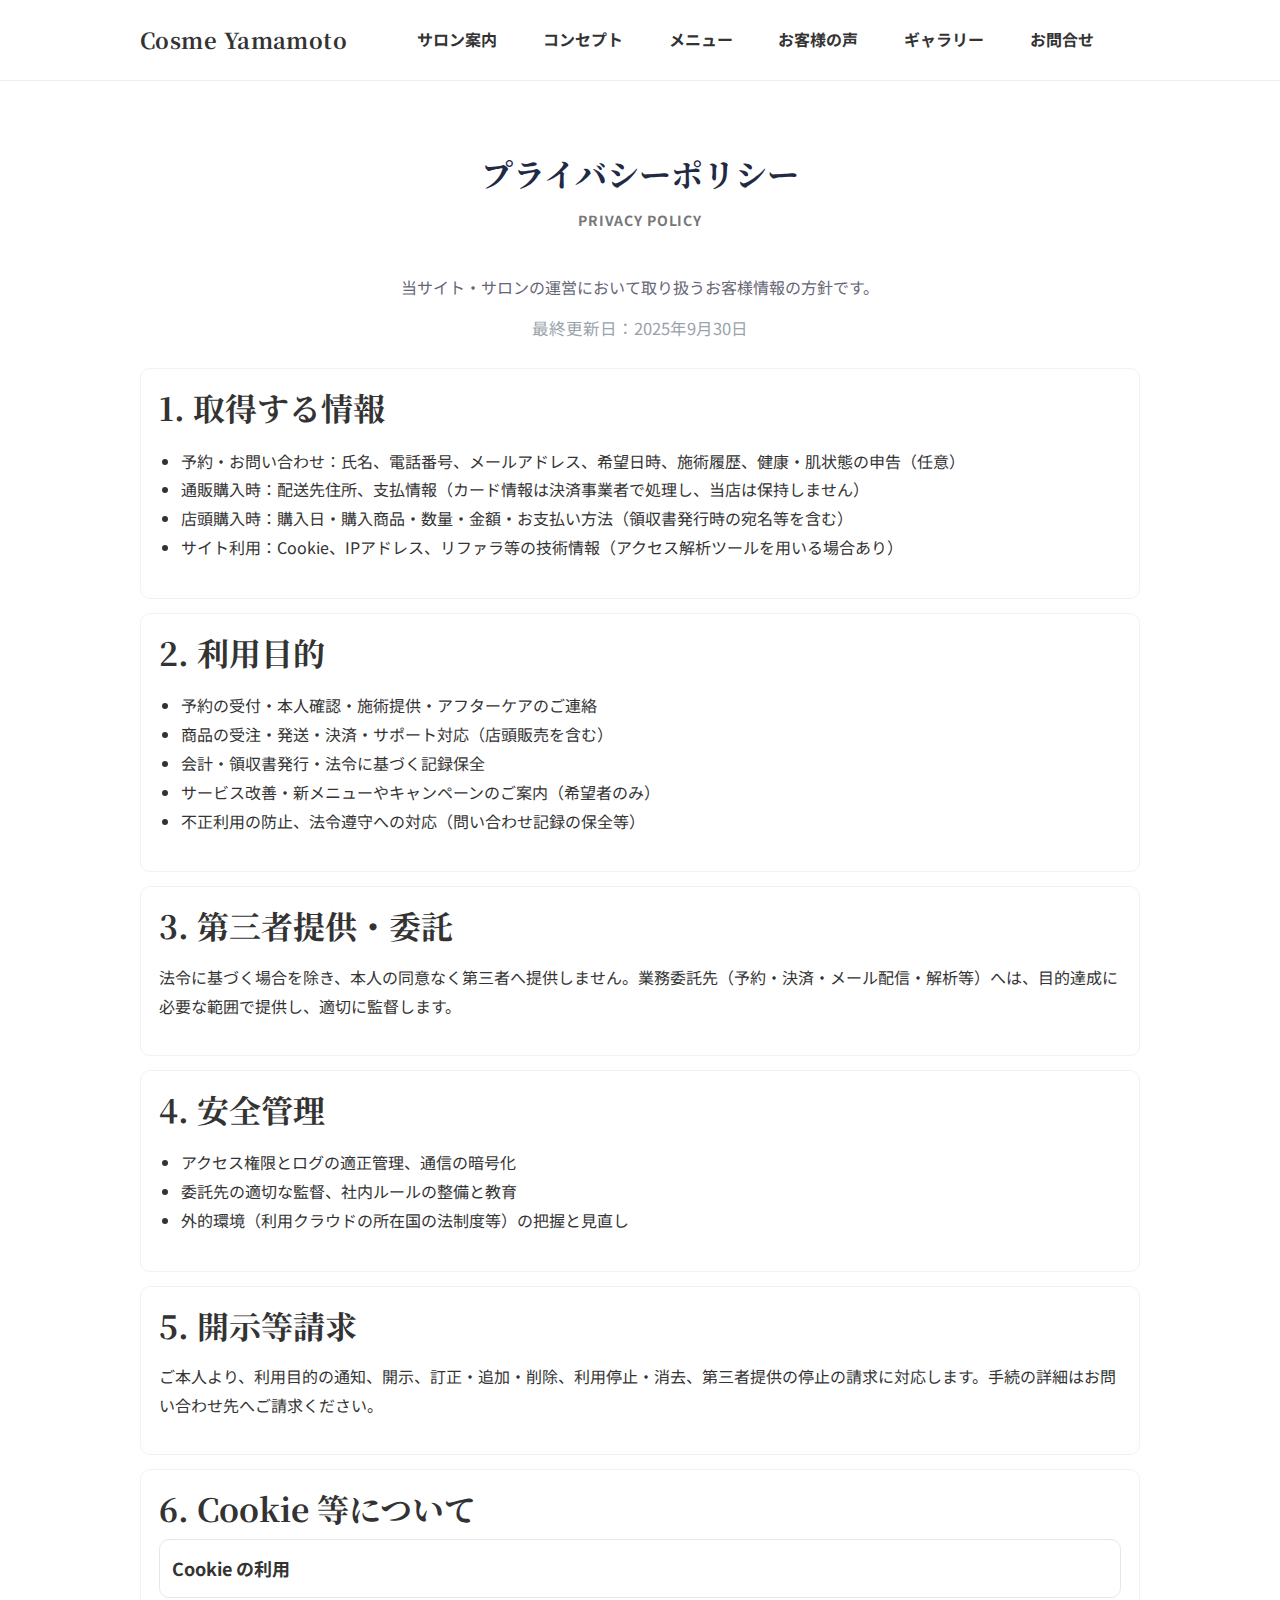
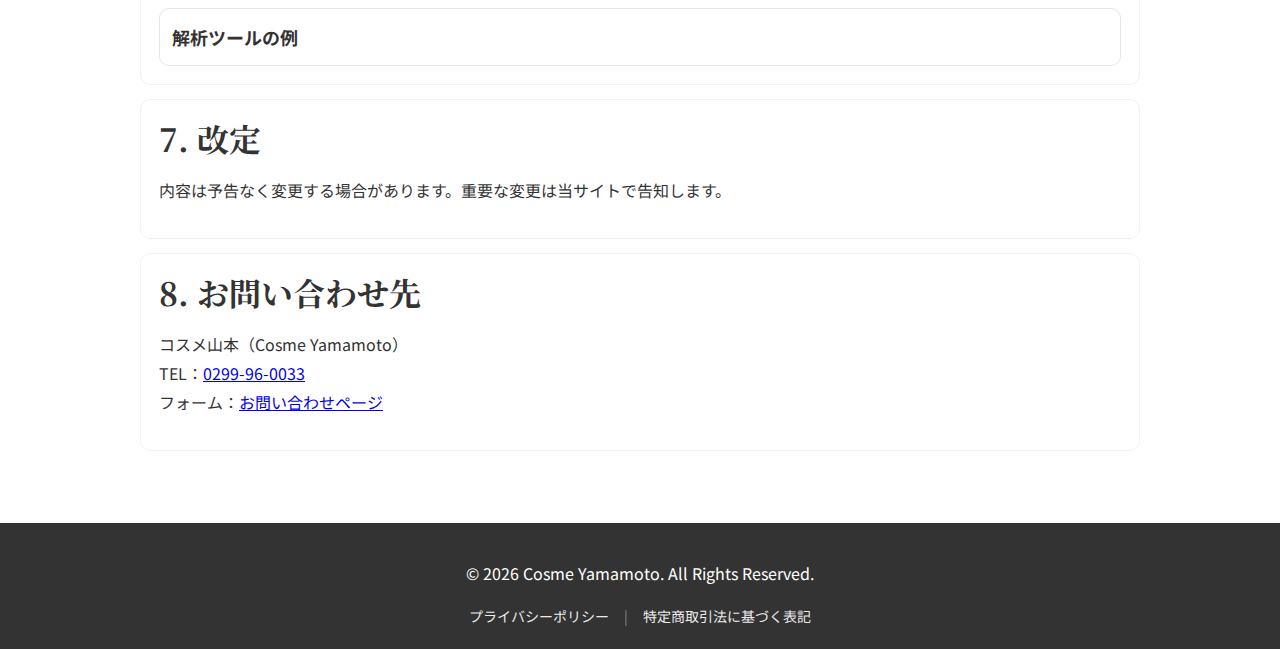
<file: privacy.html>
﻿<!DOCTYPE html>
<html lang="ja">

<head>
  <meta charset="UTF-8">
  <meta name="viewport" content="width=device-width, initial-scale=1, viewport-fit=cover">
  <title>プライバシーポリシー | Cosme Yamamoto</title>
  <link rel="icon" href="images/cherie-favicon.png" type="image/png">
  <meta name="description" content="Cosme Yamamoto のプライバシーポリシー。取得する情報、利用目的、安全管理、第三者提供、Cookie 等について掲載します。">
  <meta name="format-detection" content="telephone=no">
  <link rel="stylesheet" href="style.css?v=20251003">
  <link
    href="https://fonts.googleapis.com/css2?family=Noto+Serif+JP:wght@400;700&family=Noto+Sans+JP:wght@400;700&display=swap"
    rel="stylesheet">
  <style>
    /* Scoped styles */
    #privacy {
      color: var(--text-color);
    }

    #privacy .page-lead {
      color: #667;
      margin: 0 0 18px;
      text-align: center;
    }

    #privacy .updated {
      color: #9aa3ab;
      font-size: .92rem;
      text-align: center;
      margin: -6px 0 24px;
    }

    #privacy .card {
      background: #fff;
      border: 1px solid #f0f2f5;
      border-radius: 10px;
      padding: 18px;
    }

    #privacy .stack {
      display: grid;
      gap: 14px;
    }

    #privacy details {
      border: 1px solid #e5e7eb;
      border-radius: 10px;
      padding: 12px;
      background: #fff
    }

    #privacy details+details {
      margin-top: 10px
    }

    #privacy summary {
      font-weight: 700;
      cursor: pointer;
      list-style: none
    }

    #privacy summary::-webkit-details-marker {
      display: none
    }

    #privacy ul {
      padding-left: 1.2em
    }
  </style>
  <style>
    /* Fluid Typography (in-page) */
    html {
      font-size: clamp(15px, 1.6vw, 18px);
    }

    h1 {
      font-size: clamp(28px, 6vw, 40px);
      line-height: 1.2;
    }

    h2,
    .section-title {
      font-size: clamp(22px, 4.6vw, 32px);
      line-height: 1.3;
    }

    h3 {
      font-size: clamp(18px, 3.4vw, 24px);
      line-height: 1.4;
    }

    small,
    .small,
    .section-subtitle {
      font-size: clamp(12px, 2.6vw, 14px);
      letter-spacing: .06em;
    }

    p,
    li {
      font-size: clamp(14px, 2.6vw, 16px);
    }

    .btn,
    button {
      font-size: clamp(14px, 2.8vw, 16px);
      line-height: 1.25;
    }
  </style>
</head>

<body>
  <div id="site-header"></div>

  <main>
    <section class="section">
      <div class="container" id="privacy">
        <h1 class="section-title">プライバシーポリシー</h1>
        <p class="section-subtitle">PRIVACY POLICY</p>
        <p class="page-lead">当サイト・サロンの運営において取り扱うお客様情報の方針です。</p>
        <p class="updated">最終更新日：2025年9月30日</p>

        <div class="stack">
          <section class="card">
            <h2 style="margin:0 0 10px;font-family:var(--font-serif)">1. 取得する情報</h2>
            <ul>
              <li>予約・お問い合わせ：氏名、電話番号、メールアドレス、希望日時、施術履歴、健康・肌状態の申告（任意）</li>
              <li>通販購入時：配送先住所、支払情報（カード情報は決済事業者で処理し、当店は保持しません）</li>
              <li>店頭購入時：購入日・購入商品・数量・金額・お支払い方法（領収書発行時の宛名等を含む）</li>
              <li>サイト利用：Cookie、IPアドレス、リファラ等の技術情報（アクセス解析ツールを用いる場合あり）</li>
            </ul>
          </section>

          <section class="card">
            <h2 style="margin:0 0 10px;font-family:var(--font-serif)">2. 利用目的</h2>
            <ul>
              <li>予約の受付・本人確認・施術提供・アフターケアのご連絡</li>
              <li>商品の受注・発送・決済・サポート対応（店頭販売を含む）</li>
              <li>会計・領収書発行・法令に基づく記録保全</li>
              <li>サービス改善・新メニューやキャンペーンのご案内（希望者のみ）</li>
              <li>不正利用の防止、法令遵守への対応（問い合わせ記録の保全等）</li>
            </ul>
          </section>

          <section class="card">
            <h2 style="margin:0 0 10px;font-family:var(--font-serif)">3. 第三者提供・委託</h2>
            <p>法令に基づく場合を除き、本人の同意なく第三者へ提供しません。業務委託先（予約・決済・メール配信・解析等）へは、目的達成に必要な範囲で提供し、適切に監督します。</p>
          </section>

          <section class="card">
            <h2 style="margin:0 0 10px;font-family:var(--font-serif)">4. 安全管理</h2>
            <ul>
              <li>アクセス権限とログの適正管理、通信の暗号化</li>
              <li>委託先の適切な監督、社内ルールの整備と教育</li>
              <li>外的環境（利用クラウドの所在国の法制度等）の把握と見直し</li>
            </ul>
          </section>

          <section class="card">
            <h2 style="margin:0 0 10px;font-family:var(--font-serif)">5. 開示等請求</h2>
            <p>ご本人より、利用目的の通知、開示、訂正・追加・削除、利用停止・消去、第三者提供の停止の請求に対応します。手続の詳細はお問い合わせ先へご請求ください。</p>
          </section>

          <section class="card">
            <h2 style="margin:0 0 10px;font-family:var(--font-serif)">6. Cookie 等について</h2>
            <details>
              <summary>Cookie の利用</summary>
              <p>利便性向上やアクセス解析のため Cookie を使用する場合があります。ブラウザ設定で無効化できますが、一部機能がご利用いただけないことがあります。</p>
            </details>
            <details>
              <summary>解析ツールの例</summary>
              <ul>
                <li>Google アナリティクス等を利用する場合、各提供者のポリシーもご確認ください。</li>
              </ul>
            </details>
          </section>

          <section class="card">
            <h2 style="margin:0 0 10px;font-family:var(--font-serif)">7. 改定</h2>
            <p>内容は予告なく変更する場合があります。重要な変更は当サイトで告知します。</p>
          </section>

          <section class="card">
            <h2 style="margin:0 0 10px;font-family:var(--font-serif)">8. お問い合わせ先</h2>
            <p>コスメ山本（Cosme Yamamoto）<br>
              TEL：<a href="tel:0299960033">0299-96-0033</a><br>
              フォーム：<a href="contact.html">お問い合わせページ</a></p>
          </section>
        </div>
      </div>
    </section>
  </main>

  <footer class="footer">
    <div class="container">
      <p>&copy; <span id="y"></span> Cosme Yamamoto. All Rights Reserved.</p>
      <nav class="footer-links" aria-label="フッターリンク">
        <a href="privacy.html">プライバシーポリシー</a>
        <span class="divider"> | </span>
        <a href="legal.html">特定商取引法に基づく表記</a>
      </nav>
    </div>
  </footer>

  <script src="script.js"></script>

  <script src="scripts/header-include.js" defer></script>
</body>

</html>
</file>
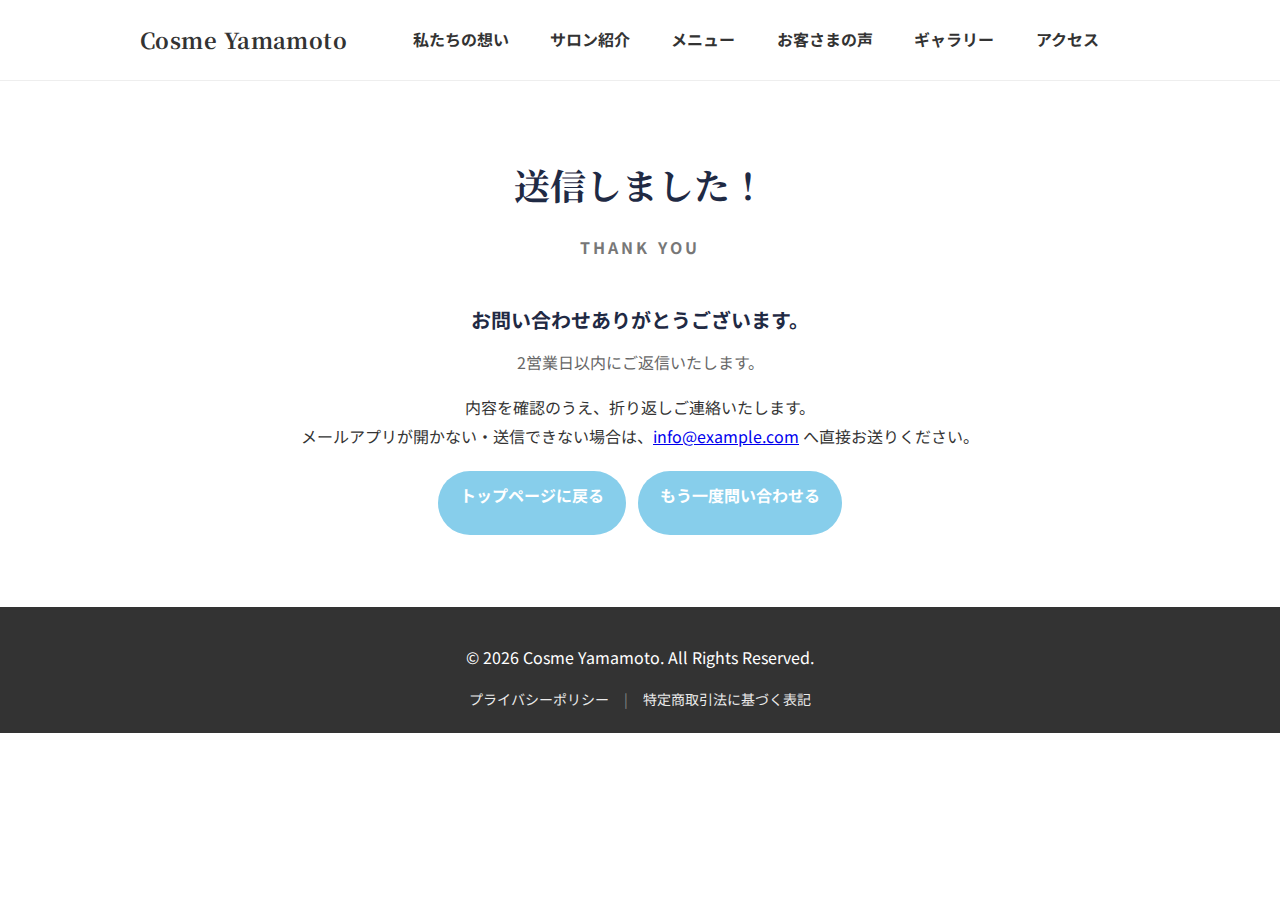
<file: thanks.html>
<!DOCTYPE html>
<html lang="ja">
<head>
  <meta charset="UTF-8" />
  <meta name="viewport" content="width=device-width, initial-scale=1, viewport-fit=cover" />
  <title>送信しました | コスメ山本</title>
  <meta name="robots" content="noindex" />
  <link rel="stylesheet" href="style.css?v=20251003" />
  <link href="https://fonts.googleapis.com/css2?family=Noto+Serif+JP:wght@400;700&family=Noto+Sans+JP:wght@400;700&display=swap" rel="stylesheet" />
</head>
<body>
  <header class="header">
    <div class="container">
      <div class="header-logo"><a href="index.html">Cosme Yamamoto</a></div>
      <button class="hamburger-menu" aria-label="メニューを開く"><span></span><span></span><span></span></button>
      <nav class="header-nav" id="global-nav">
        <ul>
          <li><a href="about.html">サロン紹介</a></li>
          <li><a href="index.html#concept">私たちの想い</a></li>
          <li><a href="menu.html">メニュー</a></li>
          <li><a href="index.html#gallery">ギャラリー</a></li>
          <li><a href="index.html#voice">お客さまの声</a></li>
          <li><a href="index.html#access">アクセス</a></li>
          <li><a href="contact.html" class="btn">ご予約・お問い合わせ</a></li>
        </ul>
      </nav>
    </div>
  </header>

  <main>
    <section class="section">
      <div class="container" style="max-width:760px; text-align:center;">
        <h1 class="section-title">送信しました！</h1>
        <p class="section-subtitle">THANK YOU</p>
        <p class="thanks-message">お問い合わせありがとうございます。</p>
        <p class="thanks-note">2営業日以内にご返信いたします。</p>
        <p>内容を確認のうえ、折り返しご連絡いたします。<br />
          メールアプリが開かない・送信できない場合は、<a href="mailto:info@example.com">info@example.com</a> へ直接お送りください。</p>
        <div style="margin-top:20px; display:flex; gap:12px; flex-wrap:wrap; justify-content:center;">
          <a class="btn" href="index.html">トップページに戻る</a>
          <a class="btn" href="contact.html">もう一度問い合わせる</a>
        </div>
      </div>
    </section>
  </main>

  <footer class="footer">
    <div class="container">
      <p>&copy; <span id="y"></span> Cosme Yamamoto. All Rights Reserved.</p>
      <nav class="footer-links" aria-label="フッターリンク">
        <a href="privacy.html">プライバシーポリシー</a>
        <span class="divider"> | </span>
        <a href="legal.html">特定商取引法に基づく表記</a>
      </nav>
    </div>
  </footer>

  <script src="script.js"></script>
</body>
</html>
</file>
<file: style.css>
:root {
    --primary-color: #87CEEB; /* 薄いブルー */
    --text-color: #333;
    --bg-color: #FFFFFF;
    --bg-light-color: #f7fafd;
    --font-serif: 'Noto Serif JP', serif;
    --font-sans: 'Noto Sans JP', sans-serif;
}

body {
    font-family: var(--font-sans);
    margin: 0;
    padding: 0;
    color: var(--text-color);
    background-color: var(--bg-color);
    line-height: 1.8;
    overflow-x: hidden; /* prevent incidental horizontal scroll on mobile */
}

html { overflow-x: hidden; }

/* Mobile-friendly media defaults */
img, svg, video { max-width: 100%; height: auto; display: block; }
iframe { max-width: 100%; }
button, .btn { min-height: 44px; }

.container {
    width: 90%;
    max-width: 1100px;
    margin: 0 auto;
}

/* Header */
.header {
    background-color: var(--bg-color);
    padding: 20px 0;
    border-bottom: 1px solid #eee;
    position: sticky;
    top: 0;
    z-index: 100;
}

.header .container {
    display: flex;
    justify-content: space-between;
    align-items: center;
}

/* Make nav occupy remaining space next to logo (desktop) */
.header-nav {
    flex: 1;
    margin-left: 24px;
}

.header-logo a {
    text-decoration: none;
    color: var(--text-color);
    font-family: var(--font-serif);
    font-size: 24px;
    font-weight: 700;
}

.header-nav ul {
    list-style: none;
    margin: 0;
    padding: 0;
    display: flex;
    align-items: center;
    justify-content: space-evenly; /* 端も含めて均等配置 */
    gap: 0;                        /* 均等配置と干渉しないよう0に */
    flex-wrap: nowrap;             /* デスクトップは1行を維持 */
}

.header-nav ul li {
    margin: 0;            /* gapで統一管理 */
}

.header-nav ul li a {
    text-decoration: none;
    color: var(--text-color);
    font-weight: 700;
    transition: color 0.3s;
}

.header-nav ul li a:hover {
    color: var(--primary-color);
}

/* Hamburger Menu */
.hamburger-menu {
    display: none; /* デフォルトでは非表示 */
    width: 30px;
    height: 24px;
    position: relative;
    cursor: pointer;
    z-index: 200;
    background: none;
    border: none;
    padding: 0;
}

.hamburger-menu span {
    display: block;
    width: 100%;
    height: 2px;
    background-color: var(--text-color);
    position: absolute;
    left: 0;
    transition: all 0.3s ease;
}

.hamburger-menu span:nth-child(1) {
    top: 0;
}

.hamburger-menu span:nth-child(2) {
    top: 11px;
}

.hamburger-menu span:nth-child(3) {
    top: 22px;
}

.hamburger-menu.active span:nth-child(1) {
    transform: translateY(11px) rotate(45deg);
}

.hamburger-menu.active span:nth-child(2) {
    opacity: 0;
}

.hamburger-menu.active span:nth-child(3) {
    transform: translateY(-11px) rotate(-45deg);
}

/* Hero Section */
#hero {
    background-image: linear-gradient(rgba(0,0,0,0.3), rgba(0,0,0,0.3)), url('images/cosyama.cherie.esthe.6.png');
    height: 600px;
    background-size: cover;
    background-position: center;
    display: flex;
    justify-content: center;
    align-items: center;
    color: white;
    text-align: center;
}

#hero h1 {
    font-family: var(--font-serif);
    font-size: 48px;
    margin: 0 0 20px 0;
}

/* Problem Section */
#problem {
    background-color: var(--bg-light-color);
}

/* Unify hero inner width with .container (menu-like margins) */
#hero .hero-content,
#menu-hero .hero-content,
#about-hero .hero-content,
#contact-hero .hero-content {
    width: 90%;
    max-width: 1000px; /* keep in sync with .container */
    margin-inline: auto;
}
@media (max-width: 768px) {
    #hero .hero-content,
    #menu-hero .hero-content,
    #about-hero .hero-content,
    #contact-hero .hero-content {
        width: 95%;
    }
}

.problem-content {
    max-width: 800px;
    margin: 0 auto;
    text-align: center;
}

.problem-title {
    font-family: var(--font-serif);
    font-size: 32px;
    margin-bottom: 30px;
}

.problem-content ul {
    list-style: none;
    padding: 0;
    margin-bottom: 30px;
    text-align: left;
    display: inline-block;
}

.problem-content ul li {
    padding-left: 1.5em;
    position: relative;
    margin-bottom: 10px;
}

.problem-content ul li::before {
    content: '✓';
    position: absolute;
    left: 0;
    color: var(--primary-color);
}

.problem-solution {
    font-weight: 700;
    font-size: 18px;
}


/* Section */
.section {
    padding: 80px 0;
}

.section-title {
    font-family: var(--font-serif);
    font-size: 36px;
    text-align: center;
    margin: 0;
}

.section-subtitle {
    text-align: center;
    color: var(--primary-color);
    font-weight: 700;
    margin-bottom: 50px;
}

.bg-light {
    background-color: var(--bg-light-color);
}

/* About: make Therapist section match REASONS background */
.section:has(.profile) {
    background-color: var(--bg-light-color);
}

/* Concept Section */
.concept-content {
    display: flex;
    align-items: center;
    gap: 50px;
}

.concept-text {
    flex: 1;
}

.concept-image {
    flex: 1;
}

.concept-image img {
    width: 100%;
    height: auto;
    border-radius: 8px;
}

/* Service Section */
.service-items {
    display: flex;
    justify-content: space-between;
    gap: 30px;
    margin-bottom: 40px;
}

.service-item {
    background-color: var(--bg-color);
    padding: 30px;
    border-radius: 8px;
    box-shadow: 0 4px 15px rgba(0,0,0,0.05);
    text-align: center;
    flex: 1;
}

.service-item img {
    width: 100%;
    border-radius: 8px;
    margin-bottom: 20px;
}

/* Gallery Section */
.gallery-images {
    display: grid;
    grid-template-columns: repeat(4, 1fr);
    gap: 15px;
}

.gallery-images img {
    width: 100%;
    height: auto;
    border-radius: 8px;
}

/* Voice Section */
.voice-items {
    display: flex;
    gap: 40px;
}

.voice-item {
    flex: 1;
    background: var(--bg-color);
    padding: 30px;
    border-radius: 8px;
    box-shadow: 0 4px 15px rgba(0,0,0,0.05);
}

.voice-images {
    display: flex;
    gap: 10px;
    margin-bottom: 20px;
}

.voice-image-before, .voice-image-after {
    flex: 1;
    position: relative;
}

.voice-image-before img, .voice-image-after img {
    width: 100%;
    border-radius: 8px;
}

.voice-image-before span, .voice-image-after span {
    position: absolute;
    top: 10px;
    left: 10px;
    background: rgba(0,0,0,0.5);
    color: white;
    padding: 2px 8px;
    border-radius: 4px;
    font-size: 12px;
}

.voice-image-after span {
    background: var(--primary-color);
}

.voice-text h4 {
    font-family: var(--font-serif);
    margin: 0 0 10px 0;
}


/* Access Section */
.access-content {
    display: flex;
    align-items: flex-start; /* 上揃えで文字の頭を揃える */
    gap: 50px;
}

.access-map {
    flex: 1;
}

.access-map iframe {
    width: 100%;
    border-radius: 8px;
}

.access-info {
    flex: 1;
}

.access-info p {
    margin: 6px 0;
    line-height: 1.9;
}

.access-info h3 {
    font-family: var(--font-serif);
    font-size: 20px;
    margin: 12px 0 8px;
}

.access-info h4 {
    font-size: 16px;
    margin: 8px 0 6px;
}

/* Button */
.btn {
    display: inline-block;
    background-color: var(--primary-color);
    color: white;
    padding: 12px 30px;
    border-radius: 50px;
    text-decoration: none;
    font-weight: 700;
    transition: background-color 0.3s;
}

.btn:hover {
    background-color: #6caed8;
}

/* Contact lead: show mobile-optimized two-line text only on small screens */
#contact .contact-lead--sp { display: none; }
@media (max-width: 600px) {
  #contact .contact-lead--sp { display: block; }
  /* Hide all non-SP lead paragraphs in contact section on small screens */
  #contact .section-subtitle ~ p:not(.contact-lead--sp) { display: none !important; }
}

/* Broaden smartphone coverage (some devices >600px logical width) */
@media (max-width: 768px) {
  #contact .section-subtitle ~ p:not(.contact-lead--sp) { display: none !important; }
}

/* (reverted) contact-actions custom layout removed per request */

/* Footer */
.footer {
    background-color: #333;
    color: white;
    text-align: center;
    padding: 20px 0;
}
.footer .footer-links { margin-top: 6px; font-size: 14px; }
.footer .footer-links a { color: #fff; opacity: .9; text-decoration: none; margin: 0 8px; }
.footer .footer-links a:hover { opacity: 1; text-decoration: underline; }
.footer .footer-links .divider { color: rgba(255,255,255,.4); margin: 0 4px; }

/* Menu Page */
#menu-hero {
    background-image: linear-gradient(rgba(0,0,0,0.3), rgba(0,0,0,0.3)), url('images/cosyama.cherie.esthe.6.png');
    height: 400px;
    background-size: cover;
    background-position: center;
    display: flex;
    justify-content: center;
    align-items: center;
    color: white;
    text-align: center;
}

#menu-hero h1 {
    font-family: var(--font-serif);
    font-size: 48px;
    margin: 0;
}

.menu-list-item {
    display: flex;
    gap: 40px;
    margin-bottom: 40px;
    align-items: center;
}

.menu-list-image {
    flex: 1;
}

.menu-list-image img {
    width: 100%;
    border-radius: 8px;
}

.menu-list-text {
    flex: 2;
}

.menu-list-text h3 {
    font-family: var(--font-serif);
    font-size: 24px;
    margin-top: 0;
    border-bottom: 2px solid var(--primary-color);
    padding-bottom: 10px;
    display: flex;
    justify-content: space-between;
    align-items: flex-end;
}

.price {
    font-size: 20px;
    font-weight: 700;
    color: var(--text-color);
}

/* Responsive adjustments */
@media (max-width: 768px) {
    .container {
        width: 95%;
    }

    .header .container {
        flex-direction: column;
        text-align: center;
    }

    .header-nav ul {
        flex-direction: column;
        margin-top: 20px;
    }

    .header-nav ul li {
        margin: 10px 0;
    }

    .hamburger-menu {
        display: block;
    }

    .header-nav {
        position: absolute;
        top: 100%;
        left: 0;
        right: 0;           /* avoid rounding-induced overflow */
        width: auto;         /* stretch to edges without exceeding */
        background-color: var(--bg-color);
        box-shadow: 0 4px 15px rgba(0,0,0,0.05);
        overflow: hidden;
        max-height: 0;
        transition: max-height 0.3s ease-out;
    }

    .header-nav.active {
        max-height: 80vh;
        overflow-y: auto;
    }

    .header-nav ul {
        flex-direction: column;
        padding: 20px 0;
        display: block; /* active時に表示 */
    }

    #hero h1 {
        font-size: 36px;
    }

    .problem-title {
        font-size: 28px;
    }

    .concept-content,
    .service-items,
    .voice-items,
    .access-content,
    .menu-list-item {
        flex-direction: column;
    }

    .concept-image,
    .access-map,
    .menu-list-image {
        width: 100%;
    }

    .gallery-images {
        grid-template-columns: repeat(2, 1fr);
    }

    .voice-item {
        margin-bottom: 30px;
    }

    .voice-images {
        flex-direction: row;
    }

    .voice-image-before, .voice-image-after {
        flex: 1;
    }

    #menu-hero h1 {
        font-size: 36px;
    }
}

@media (max-width: 480px) {
    #hero h1 {
        font-size: 28px;
    }

    .problem-title {
        font-size: 24px;
    }

    .section-title {
        font-size: 30px;
    }

    .gallery-images {
        grid-template-columns: 1fr;
    }

    .voice-images {
        flex-direction: column;
    }

    .menu-list-text h3 {
        flex-direction: column;
        align-items: flex-start;
    }

    .price {
        margin-top: 5px;
    }
}

/* Business status badge */
.business-status {
    display: inline-block;
    margin-top: 6px;
    padding: 4px 10px;
    border-radius: 999px;
    background-color: #eee;
    color: #333;
    font-weight: 700;
    font-size: 14px;
}

.business-status.open {
    background-color: #e6f7ec;
    color: #0a7a3d;
}

/* Inline info under access */
.access-info .info-inline {
    margin-top: 28px; /* カテゴリ間の余白を強調 */
    padding-top: 16px;
    border-top: 1px solid #e6e6e6;
}
.access-info .info-block { margin-top: 12px; }
.access-info .info-block h4 {
    margin: 6px 0;
    font-size: 16px;
}
.access-info .info-block ul {
    margin: 0 0 0 18px;
    padding: 0;
}

/* Contact page */
#contact-hero {
    background-image: linear-gradient(rgba(0,0,0,0.3), rgba(0,0,0,0.3)), url('images/cosyama.cherie.esthe.6.png');
    height: 300px;
    background-size: cover;
    background-position: center;
    display: flex;
    justify-content: center;
    align-items: center;
    color: white;
    text-align: center;
}

.form-grid { max-width: 760px; margin: 0 auto; }
.form-group { margin-bottom: 16px; }
.form-row { display: flex; gap: 16px; }
.form-row .form-group { flex: 1; }

.form-group label { display:block; font-weight:700; margin-bottom:6px; }
.req { color: #d33; font-size: 12px; margin-left: 4px; }

input[type="text"],
input[type="email"],
input[type="tel"],
input[type="date"],
input[type="time"],
select,
textarea {
    width: 100%;
    box-sizing: border-box;
    border: 1px solid #ddd;
    border-radius: 6px;
    padding: 10px 12px;
    font-size: 16px;
    background: #fff;
}

textarea { resize: vertical; }

.form-check { margin: 14px 0; }
.form-check input { margin-right: 8px; }

.form-actions { margin-top: 12px; }
.form-actions .alt { font-size: 14px; color: #666; margin-top: 8px; }

.error { color: #c0392b; font-size: 13px; min-height: 18px; margin-top: 4px; }

@media (max-width: 600px) {
    .form-row { flex-direction: column; }
}

/* Clean design overrides: simple & airy */
:root {
    --heading-color: #1f2a44;
    --muted-color: #777;
    --radius: 8px;
}

/* Typography and sections */
.section { padding: 72px 0; }
.section-title { color: var(--heading-color); }
.section-subtitle { color: var(--muted-color); letter-spacing: 0.2em; margin-bottom: 40px; }

/* Hero: lighter overlay, slightly shorter */
#hero { background-image: linear-gradient(rgba(0,0,0,0.22), rgba(0,0,0,0.22)), url('images/cosyama.cherie.esthe.6.png'); height: 520px; }
#hero h1 { font-size: 44px; margin-bottom: 16px; }

/* Problem list bullet: simple dot */
.problem-content ul li::before { content: '・'; }

/* Cards to flat panels */
.service-item,
.voice-item { box-shadow: none; border: 1px solid #f0f2f5; border-radius: var(--radius); padding: 24px; }

/* Access */
.access-map iframe { height: 420px; border-radius: var(--radius); }
.access-info .info-inline { margin-top: 28px; padding-top: 16px; border-top: 1px solid #e6e6e6; }

/* Buttons: flat and accessible */
.btn { padding: 10px 22px; border-radius: 999px; transition: background-color .2s ease; }
.btn:hover { background-color: #6cbbe6; }
.btn:focus-visible { outline: 3px solid rgba(135,206,235,.5); outline-offset: 2px; }

/* Business status: softer */
.business-status { background-color: #eef5fb; color: #2f6a8f; font-size: 13px; }
.business-status.open { background-color: #e6f7ec; color: #0a7a3d; }

@media (max-width: 768px) {
  #hero { height: 420px; }
  #hero h1 { font-size: 34px; }
  .access-map iframe { height: 340px; }
}

@media (max-width: 480px) {
  #hero h1 { font-size: 28px; }
  .access-map iframe { height: 300px; }
}

/* Layout simplification: tidy and airy */
.container { max-width: 1000px; }
.header-logo a { font-size: 22px; letter-spacing: .02em; }

/* Gallery: fewer columns for clarity */
.gallery-images { grid-template-columns: repeat(3, 1fr); gap: 14px; }

/* Voice and menu: card-like but flat */
.voice-items { display: grid; grid-template-columns: 1fr 1fr; gap: 24px; }
.menu-list-item { border: 1px solid #f0f2f5; border-radius: 8px; padding: 20px; box-shadow: none; }
.menu-list-text h3 { border-bottom: 1px solid #e6eef6; }

/* (removed) Home front simple menu cards */

@media (max-width: 900px) {
  .gallery-images { grid-template-columns: repeat(2, 1fr); }
  .voice-items { grid-template-columns: 1fr; }
}

/* Home Menu (front page digest) */
.home-menu-cards {
    display: grid;
    grid-template-columns: repeat(3, 1fr);
    gap: 24px;
}

.home-menu-card {
    background-color: var(--bg-color);
    border-radius: 8px;
    box-shadow: 0 4px 15px rgba(0,0,0,0.05);
    padding: 16px;
    text-align: center;
}

.home-menu-card img {
    width: 100%;
    height: 220px; /* 統一高さ */
    object-fit: cover;
    border-radius: 8px;
    display: block;
}

.home-menu-card h3 {
    font-size: 18px;
    margin: 12px 0 6px;
    font-family: var(--font-serif);
}

.home-menu-card .price {
    font-weight: 700;
    color: var(--primary-color);
}

.home-menu-actions {
    text-align: center;
    margin-top: 18px;
}

@media (max-width: 1024px) {
    .home-menu-cards {
        grid-template-columns: repeat(2, 1fr);
    }
}

@media (max-width: 600px) {
    .home-menu-cards {
        grid-template-columns: 1fr;
    }
    .home-menu-card img {
        height: 200px;
    }
}

/* Thanks message */
.thanks-message {
  font-size: 20px;
  font-weight: 700;
  color: var(--heading-color, #1f2a44);
  margin: 6px 0 10px;
}

.thanks-note {
  color: #666;
  margin: 0 0 14px;
}

/* Comfortable, clean form fields */
.form-group input[type="text"],
.form-group input[type="email"],
.form-group input[type="tel"],
.form-group input[type="date"],
.form-group input[type="time"],
.form-group select,
.form-group textarea {
  background: #fff;
  border: 1px solid #e5e7eb;
  border-radius: 8px;
  padding: 12px 14px;
  min-height: 44px;
  line-height: 1.4;
  transition: border-color .2s ease, box-shadow .2s ease, background-color .2s ease;
}

.form-group textarea { min-height: 140px; }

.form-group input::placeholder,
.form-group textarea::placeholder { color: #9aa3ad; }

.form-group input:focus,
.form-group select:focus,
.form-group textarea:focus {
  outline: 0;
  border-color: var(--primary-color);
  box-shadow: 0 0 0 3px rgba(135,206,235,.20);
}

/* Stronger ring for keyboard users */
.form-group input:focus-visible,
.form-group select:focus-visible,
.form-group textarea:focus-visible {
  outline: 3px solid rgba(135,206,235,.45);
  outline-offset: 2px;
}

/* Highlight label when the group is focused */
.form-group:focus-within label {
  color: var(--primary-color);
}

/* Error state */
.form-group.has-error label { color: #d93025; }
.form-group .is-invalid,
.form-check .is-invalid {
  border-color: #d93025 !important;
  box-shadow: 0 0 0 3px rgba(217,48,37,.12);
}
.form-check.has-error label { color: #d93025; }

/* Checkbox tap target */
.form-check label { display: inline-flex; align-items: center; gap: 8px; }
.form-check input { width: 18px; height: 18px; }

/* CTA submit button — more prominent */
.btn-cta {
  background-color: #2b8fd8;
  box-shadow: 0 6px 16px rgba(43,143,216,.28);
  padding: 12px 26px;
  font-size: 16px;
}
.btn-cta:hover { background-color: #1f7fc2; }
.btn-cta:focus-visible { outline: 4px solid rgba(43,143,216,.35); outline-offset: 2px; }
.btn-cta:active { transform: translateY(1px); }

.form-actions { display: flex; flex-direction: column; align-items: flex-start; gap: 8px; }
@media (max-width: 600px) {
  .form-actions .btn-cta { width: 100%; text-align: center; }
}

/* Option list image slot (placeholder) */
.option-list .menu-list-image .image-slot {
  width: 100%;
  height: 200px;
  border: 2px dashed #e0e0e0;
  border-radius: 8px;
  display: flex;
  align-items: center;
  justify-content: center;
  color: #9aa3ab;
  background-color: #fafafa;
  font-size: 14px;
}

@media (max-width: 768px) {
  .option-list .menu-list-image .image-slot { height: 180px; }
}

/* Empathy section (above concept) */
.empathy .empathy-lead {
  text-align: center;
  color: #555;
  max-width: 820px;
  margin: 0 auto 18px;
}
.empathy .empathy-list {
    list-style: none;
    padding: 0;
    margin: 0 auto;
    display: grid;
    grid-template-columns: 1fr; /* 1カラムに固定 */
    justify-items: center;      /* 各項目をセンター寄せ */
    gap: 12px 18px;
    max-width: 980px;
}
.empathy .empathy-list li {
    background: #fff;
    border: 1px solid #f0f2f5;
    border-radius: 8px;
    padding: 12px 14px 12px 40px;
    position: relative;
    width: 480px;      /* 2カラム時と同等の囲み幅を維持 */
    max-width: 100%;   /* 端末幅が狭い場合ははみ出さない */
}
.empathy .empathy-list li::before {
  content: '✓';
  position: absolute;
  left: 14px;
  top: 50%;
  transform: translateY(-50%);
  color: var(--primary-color);
  font-weight: 700;
}
@media (max-width: 800px) {
  .empathy .empathy-list { grid-template-columns: 1fr; }
}

/* (removed) PASONA section styles */
/* SUPER Credo Section */
.super-container {
  font-family: var(--font-sans);
  max-width: 1000px;
  margin: 0 auto;
  padding: 40px 20px;
  text-align: center;
}
.super-container h1 {
  font-family: var(--font-serif);
  font-size: 36px; /* align with .section-title */
  font-weight: 700;
  color: var(--heading-color, #1f2a44);
  margin: 0 0 10px;
}
.super-container .subtitle {
  font-size: 1rem;
  color: #666;
  margin: 0 0 36px;
  line-height: 1.7;
}
.super-container .section-subtitle { margin: 0 0 10px; }
/* Bold, slightly larger SUPER keyword under subtitle */
.super-container .super-keyword {
  margin: 0 0 12px;
  font-weight: 700;
  font-family: var(--font-serif); /* S | Safety と同じ書体 */
  font-size: 1.5rem; /* +3pt 相当（約24px） */
  color: #555; /* S | Safety と同じ色 */
}
.credo-grid {
  display: grid;
  grid-template-columns: repeat(3, minmax(260px, 1fr));
  gap: 20px;
}
/* 5項目時、3カラムで最終行2カードを中央寄せ */
.credo-grid > .credo-item:nth-last-child(2):nth-child(odd) { grid-column: 2; }
.credo-item {
  background-color: #fff;
  border-radius: 12px;
  padding: 24px;
  box-shadow: 0 4px 20px rgba(0,0,0,0.06);
  flex: 1 1 300px;
  display: flex;
  flex-direction: column;
  justify-content: flex-start;
  text-align: left;
}
.credo-item h2 {
  font-family: var(--font-serif);
  font-size: 1.25rem;
  font-weight: 700;
  color: #555;
  border-bottom: 2px solid #e0e0e0;
  padding-bottom: 10px;
  margin: 0 0 16px;
}
.credo-item h2::before {
  content: '';
  display: inline-block;
  width: 6px;
  height: 22px;
  background-color: var(--primary-color);
  margin-right: 10px;
  vertical-align: middle;
  border-radius: 3px;
}
.credo-item ul { list-style: none; padding: 0; margin: 0; }
.credo-item li {
  font-size: 0.97rem;
  line-height: 1.8;
  color: #555;
}
.credo-item:hover {
  transform: translateY(-3px);
  box-shadow: 0 6px 24px rgba(0,0,0,0.10);
  transition: transform .25s ease, box-shadow .25s ease;
}
@media (max-width: 600px) {
  .super-container { padding: 32px 16px; }
  .super-container h1 { font-size: 28px; }
}

/* Credo grid responsive (2カラム) */
@media (max-width: 900px) {
  .credo-grid {
    grid-template-columns: repeat(2, minmax(220px, 1fr));
  }
  /* 最後の1枚を横幅いっぱいにして中央に */
  .credo-grid > .credo-item:last-child {
    grid-column: 1 / -1;
  }
}

@media (max-width: 600px) {
  .credo-grid {
    grid-template-columns: 1fr;
  }
}
</file>
